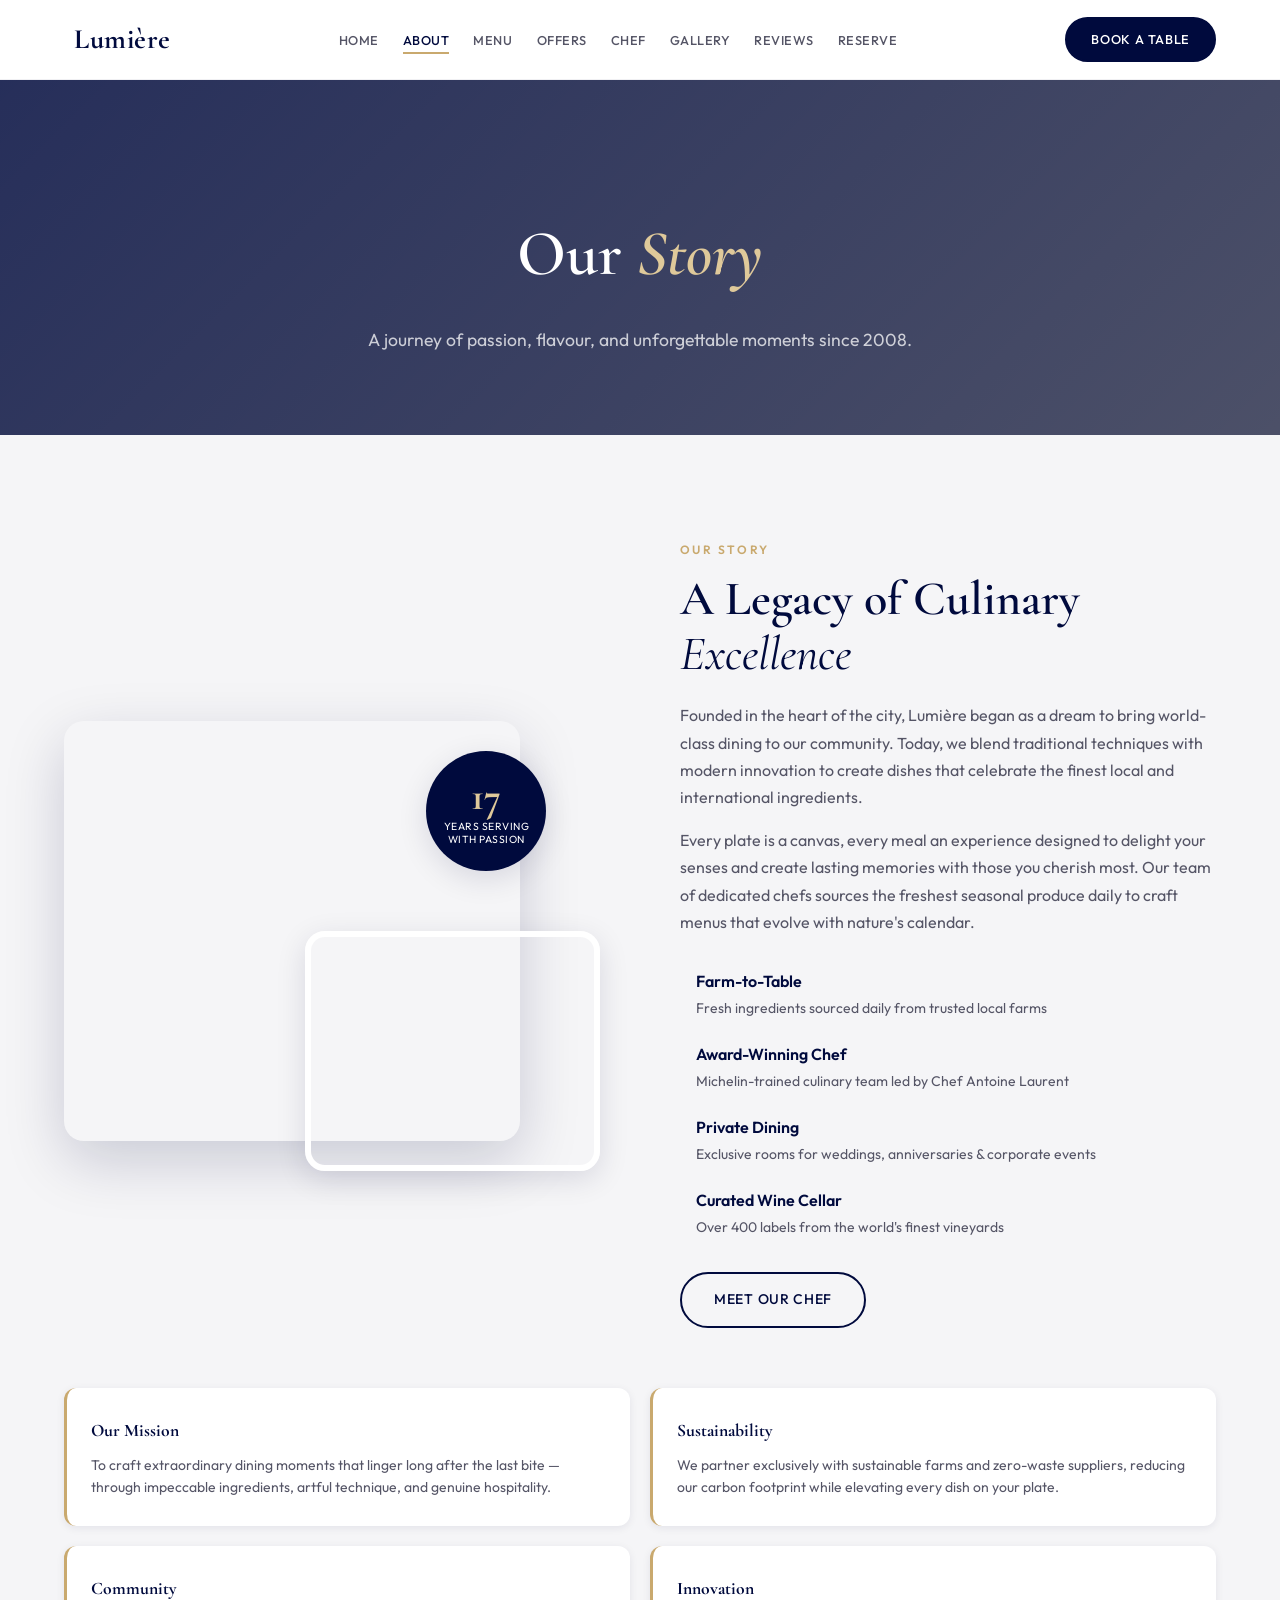
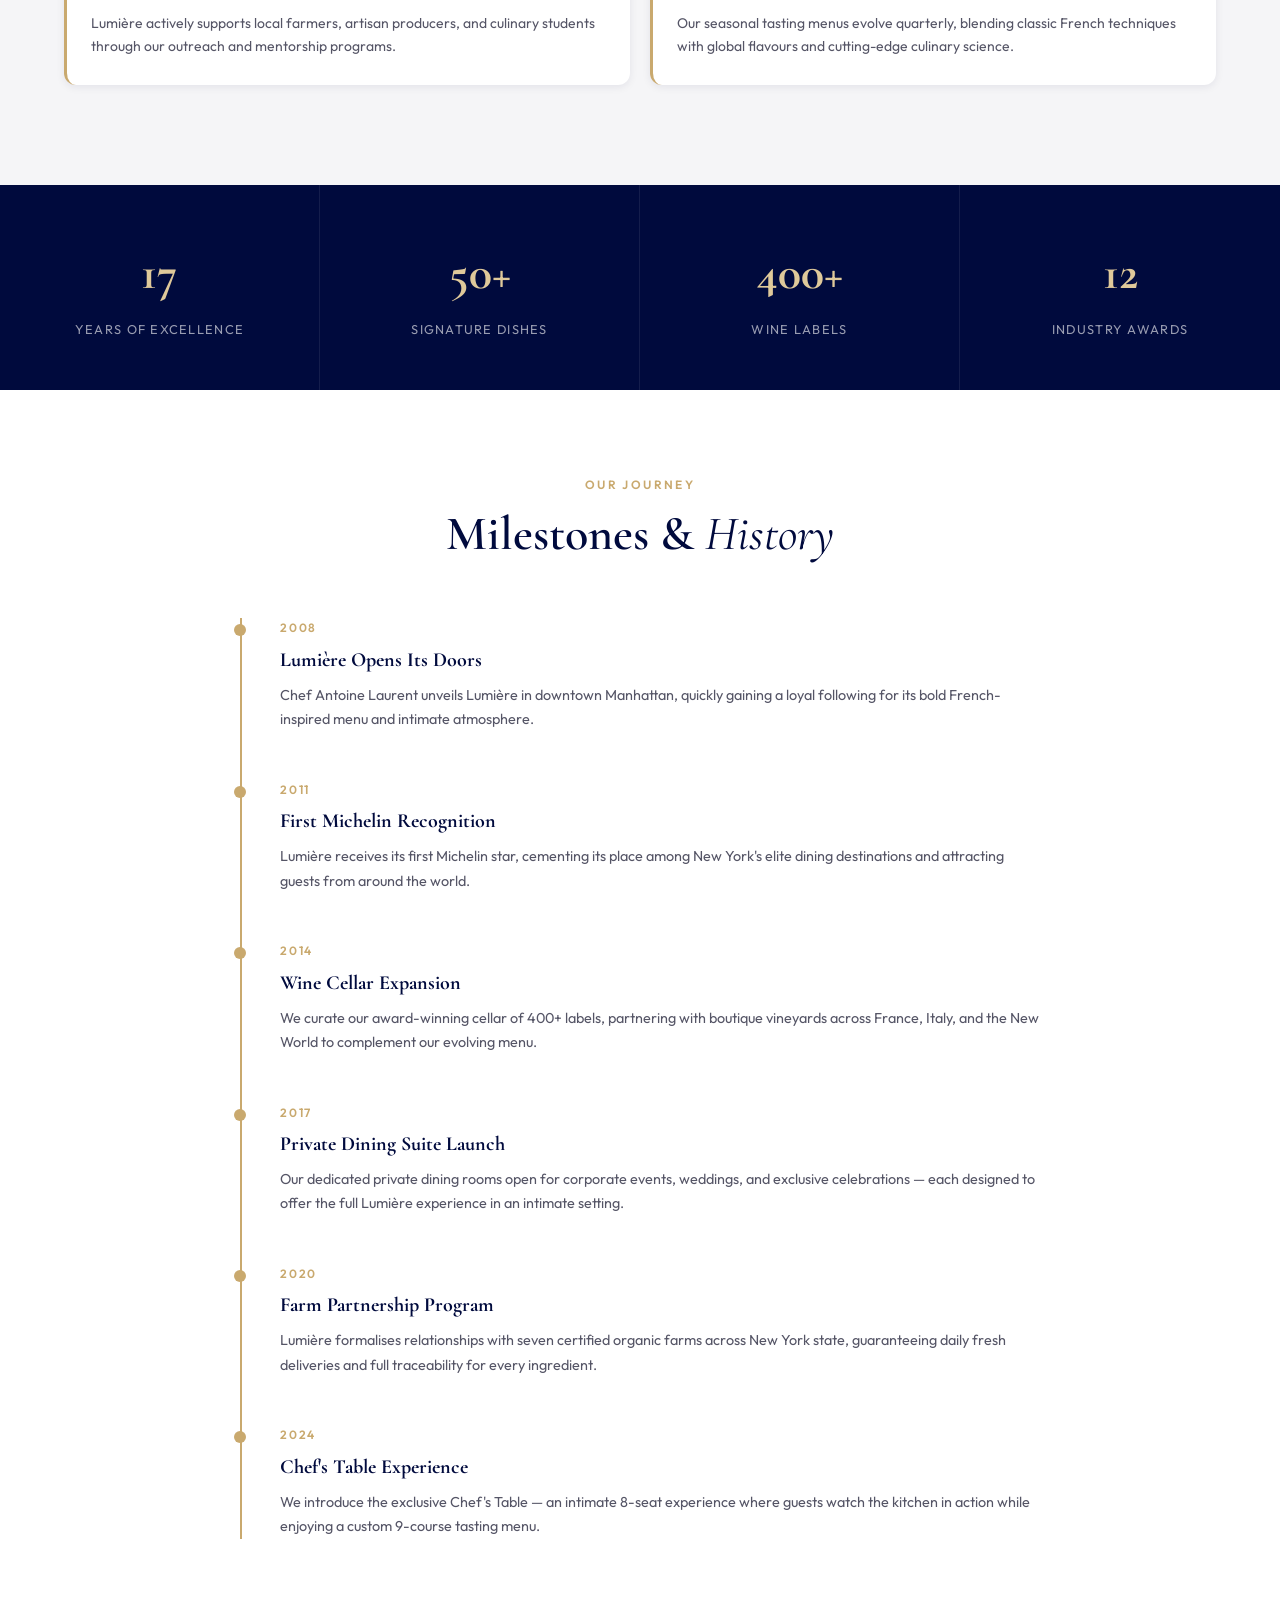
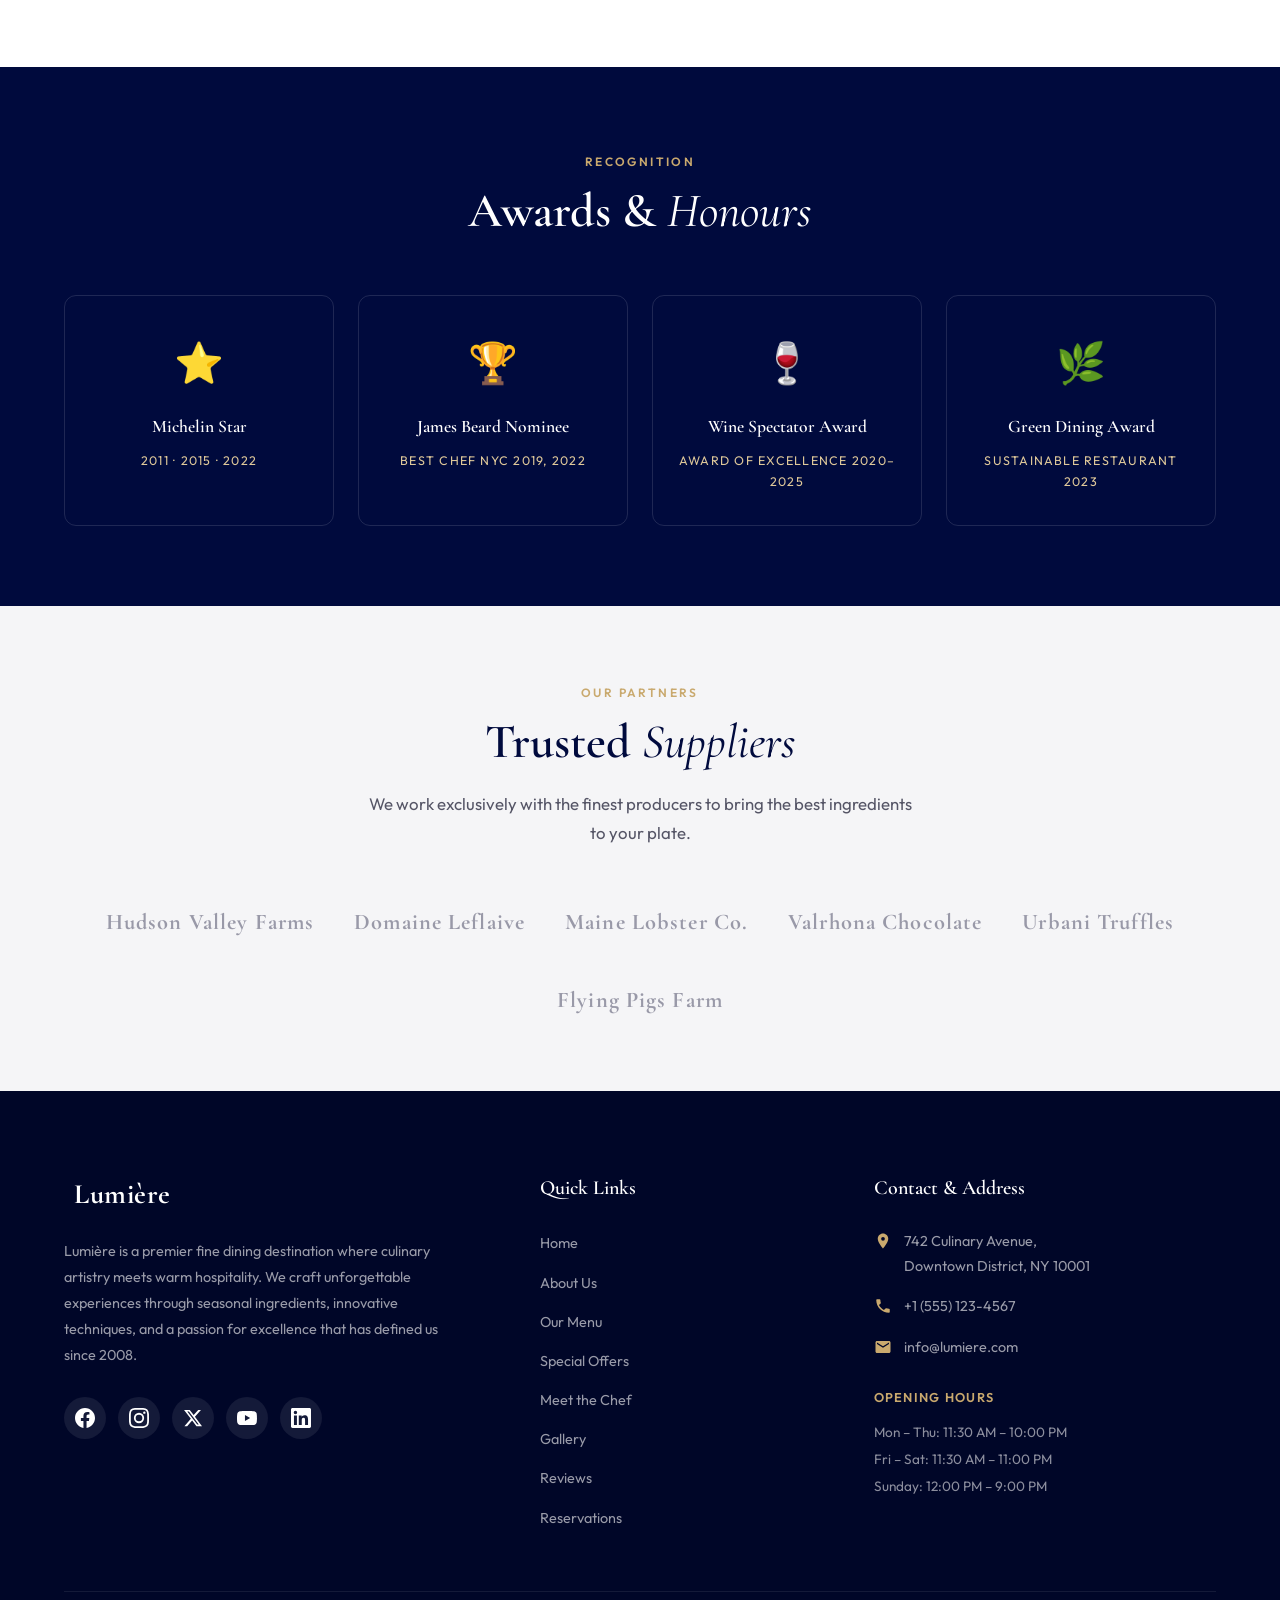
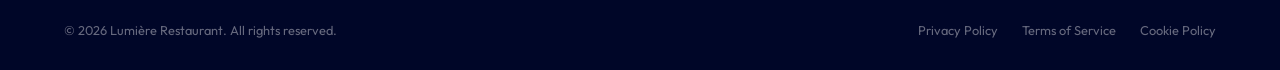
<file: about.html>
﻿<!DOCTYPE html>
<html lang="en">
<head>
  <meta charset="UTF-8">
  <meta name="viewport" content="width=device-width, initial-scale=1.0">
  <meta name="description" content="About Lumière — Our story, passion, and commitment to fine dining excellence.">
  <title>Lumière | About Us</title>
  <link rel="stylesheet" href="css/base.css">
  <link rel="stylesheet" href="css/about.css">
  <link rel="preconnect" href="https://fonts.googleapis.com">
  <link rel="preconnect" href="https://fonts.gstatic.com" crossorigin>
  <link href="https://fonts.googleapis.com/css2?family=Cormorant+Garamond:ital,wght@0,400;0,600;0,700;1,400&family=Outfit:wght@300;400;500;600&display=swap" rel="stylesheet">
  <style>
    html { scroll-behavior: smooth; }
    @media (max-width: 768px) {
      .nav { display: none; flex-direction: column; position: absolute; top: var(--header-height); left: 0; right: 0; background: var(--white); padding: 20px 24px; border-bottom: 1px solid rgba(0,10,61,0.08); box-shadow: 0 8px 30px rgba(0,10,61,0.12); z-index: 999; }
      .nav.nav--open { display: flex; }
      .nav__list { flex-direction: column; gap: 12px; }
    }
    .about__values { display: grid; grid-template-columns: repeat(2,1fr); gap: 20px; margin-top: 60px; }
    .about__value-card { background: var(--white); border-radius: var(--radius); padding: 28px 24px; box-shadow: var(--shadow-sm); border-left: 3px solid var(--gold); }
    .about__value-card h4 { font-family: var(--font-display); font-size: 1.1rem; color: var(--navy); margin-bottom: 8px; }
    .about__value-card p { font-size: 0.875rem; color: var(--gray-600); line-height: 1.6; }
    @media (max-width: 768px) { .about__values { grid-template-columns: 1fr; } }
  </style>
</head>
<body>

  <header class="header">
    <div class="container header__inner">
      <a href="index.html" class="logo"><span class="logo__icon"></span><span class="logo__text">Lumière</span></a>
      <nav class="nav" id="mainNav" aria-label="Main navigation">
        <ul class="nav__list">
          <li><a href="./index.html"       class="nav__link">Home</a></li>
          <li><a href="./about.html"       class="nav__link nav__link--active">About</a></li>
          <li><a href="./menu.html"        class="nav__link">Menu</a></li>
          <li><a href="./offers.html"      class="nav__link">Offers</a></li>
          <li><a href="./chef.html"        class="nav__link">Chef</a></li>
          <li><a href="./gallery.html"     class="nav__link">Gallery</a></li>
          <li><a href="./reviews.html"     class="nav__link">Reviews</a></li>
          <li><a href="./reservation.html" class="nav__link">Reserve</a></li>
        </ul>
      </nav>
      <a href="reservation.html" class="btn btn--primary btn--sm header__cta">Book a Table</a>
      <button class="menu-toggle" id="menuToggle" aria-label="Toggle menu" aria-expanded="false"><span></span><span></span><span></span></button>
    </div>
  </header>

  <style>
    /* About page extras */
    .about-hero { background: linear-gradient(135deg,rgba(0,10,61,0.85),rgba(0,6,40,0.7)), url('https://images.unsplash.com/photo-1414235077428-338989a2e8c0?w=1600&q=80') center/cover; color:#fff; text-align:center; padding:120px 24px 80px; }
    .about-hero h1 { font-family:var(--font-display); font-size:clamp(2.5rem,5vw,4rem); font-weight:600; margin-bottom:16px; }
    .about-hero h1 em { color:var(--gold-light); font-style:italic; }
    .about-hero p { font-size:1.1rem; color:rgba(255,255,255,0.75); max-width:560px; margin:0 auto; }

    .timeline { padding:80px 0; background:#fff; }
    .timeline__inner { position:relative; max-width:800px; margin:0 auto; padding-left:40px; }
    .timeline__inner::before { content:''; position:absolute; left:0; top:0; bottom:0; width:2px; background:var(--gold); }
    .timeline__item { position:relative; margin-bottom:48px; }
    .timeline__item::before { content:''; position:absolute; left:-46px; top:6px; width:12px; height:12px; border-radius:50%; background:var(--gold); }
    .timeline__year { font-size:0.75rem; font-weight:600; letter-spacing:0.15em; color:var(--gold); text-transform:uppercase; margin-bottom:4px; }
    .timeline__item h4 { font-family:var(--font-display); font-size:1.25rem; color:var(--navy); margin-bottom:6px; }
    .timeline__item p { font-size:0.9rem; color:var(--gray-600); line-height:1.7; }

    .awards { background:var(--navy); color:#fff; padding:80px 0; }
    .awards__grid { display:grid; grid-template-columns:repeat(4,1fr); gap:24px; margin-top:48px; }
    .award-card { border:1px solid rgba(255,255,255,0.12); border-radius:var(--radius); padding:32px 20px; text-align:center; transition:transform var(--transition); }
    .award-card:hover { transform:translateY(-6px); }
    .award-card__icon { font-size:2.5rem; margin-bottom:16px; }
    .award-card__title { font-family:var(--font-display); font-size:1.1rem; font-weight:600; color:#fff; margin-bottom:8px; }
    .award-card__year { font-size:0.78rem; color:var(--gold-light); letter-spacing:0.1em; text-transform:uppercase; }
    @media(max-width:768px){ .awards__grid{grid-template-columns:repeat(2,1fr);} }
    @media(max-width:480px){ .awards__grid{grid-template-columns:1fr;} }

    .partners { padding:72px 0; background:var(--gray-100); text-align:center; }
    .partners__logos { display:flex; justify-content:center; align-items:center; flex-wrap:wrap; gap:40px; margin-top:40px; }
    .partner-logo { font-family:var(--font-display); font-size:1.4rem; font-weight:700; color:var(--gray-400); letter-spacing:0.05em; transition:color var(--transition); }
    .partner-logo:hover { color:var(--navy); }

    .stats-band { display:grid; grid-template-columns:repeat(4,1fr); background:var(--navy); color:#fff; }
    .stats-band__item { padding:48px 24px; text-align:center; border-right:1px solid rgba(255,255,255,0.08); }
    .stats-band__item:last-child { border-right:none; }
    .stats-band__number { font-family:var(--font-display); font-size:3rem; font-weight:700; color:var(--gold-light); display:block; }
    .stats-band__label { font-size:0.8rem; color:rgba(255,255,255,0.6); text-transform:uppercase; letter-spacing:0.1em; margin-top:4px; }
    @media(max-width:768px){ .stats-band{grid-template-columns:repeat(2,1fr);} .stats-band__item{border-right:none;border-bottom:1px solid rgba(255,255,255,0.08);} }
  </style>

  <main class="page-main">

    <!-- Hero banner -->
    <div class="about-hero">
      <h1>Our <em>Story</em></h1>
      <p>A journey of passion, flavour, and unforgettable moments since 2008.</p>
    </div>

    <!-- Story + values -->
    <section class="section about" id="about">
      <div class="container">
        <div class="about__grid">
          <div class="about__images">
            <div class="about__img about__img--main"></div>
            <div class="about__img about__img--secondary"></div>
            <div class="about__badge">
              <span class="about__badge-number">17</span>
              <span class="about__badge-text">Years Serving<br>With Passion</span>
            </div>
          </div>
          <div class="about__content">
            <span class="section__eyebrow">Our Story</span>
            <h2 class="section__title">A Legacy of Culinary<br><em>Excellence</em></h2>
            <p class="section__text">Founded in the heart of the city, Lumière began as a dream to bring world-class dining to our community. Today, we blend traditional techniques with modern innovation to create dishes that celebrate the finest local and international ingredients.</p>
            <p class="section__text">Every plate is a canvas, every meal an experience designed to delight your senses and create lasting memories with those you cherish most. Our team of dedicated chefs sources the freshest seasonal produce daily to craft menus that evolve with nature's calendar.</p>
            <ul class="about__features">
              <li><span class="about__feature-icon"></span><div><strong>Farm-to-Table</strong><p>Fresh ingredients sourced daily from trusted local farms</p></div></li>
              <li><span class="about__feature-icon"></span><div><strong>Award-Winning Chef</strong><p>Michelin-trained culinary team led by Chef Antoine Laurent</p></div></li>
              <li><span class="about__feature-icon"></span><div><strong>Private Dining</strong><p>Exclusive rooms for weddings, anniversaries &amp; corporate events</p></div></li>
              <li><span class="about__feature-icon"></span><div><strong>Curated Wine Cellar</strong><p>Over 400 labels from the world's finest vineyards</p></div></li>
            </ul>
            <a href="chef.html" class="btn btn--secondary">Meet Our Chef</a>
          </div>
        </div>
        <div class="about__values">
          <div class="about__value-card"><h4>Our Mission</h4><p>To craft extraordinary dining moments that linger long after the last bite — through impeccable ingredients, artful technique, and genuine hospitality.</p></div>
          <div class="about__value-card"><h4>Sustainability</h4><p>We partner exclusively with sustainable farms and zero-waste suppliers, reducing our carbon footprint while elevating every dish on your plate.</p></div>
          <div class="about__value-card"><h4>Community</h4><p>Lumière actively supports local farmers, artisan producers, and culinary students through our outreach and mentorship programs.</p></div>
          <div class="about__value-card"><h4>Innovation</h4><p>Our seasonal tasting menus evolve quarterly, blending classic French techniques with global flavours and cutting-edge culinary science.</p></div>
        </div>
      </div>
    </section>

    <!-- Stats band -->
    <div class="stats-band">
      <div class="stats-band__item"><span class="stats-band__number">17</span><span class="stats-band__label">Years of Excellence</span></div>
      <div class="stats-band__item"><span class="stats-band__number">50+</span><span class="stats-band__label">Signature Dishes</span></div>
      <div class="stats-band__item"><span class="stats-band__number">400+</span><span class="stats-band__label">Wine Labels</span></div>
      <div class="stats-band__item"><span class="stats-band__number">12</span><span class="stats-band__label">Industry Awards</span></div>
    </div>

    <!-- Timeline -->
    <section class="timeline">
      <div class="container">
        <div class="section__header section__header--center">
          <span class="section__eyebrow">Our Journey</span>
          <h2 class="section__title">Milestones &amp; <em>History</em></h2>
        </div>
        <div class="timeline__inner">
          <div class="timeline__item"><div class="timeline__year">2008</div><h4>Lumière Opens Its Doors</h4><p>Chef Antoine Laurent unveils Lumière in downtown Manhattan, quickly gaining a loyal following for its bold French-inspired menu and intimate atmosphere.</p></div>
          <div class="timeline__item"><div class="timeline__year">2011</div><h4>First Michelin Recognition</h4><p>Lumière receives its first Michelin star, cementing its place among New York's elite dining destinations and attracting guests from around the world.</p></div>
          <div class="timeline__item"><div class="timeline__year">2014</div><h4>Wine Cellar Expansion</h4><p>We curate our award-winning cellar of 400+ labels, partnering with boutique vineyards across France, Italy, and the New World to complement our evolving menu.</p></div>
          <div class="timeline__item"><div class="timeline__year">2017</div><h4>Private Dining Suite Launch</h4><p>Our dedicated private dining rooms open for corporate events, weddings, and exclusive celebrations — each designed to offer the full Lumière experience in an intimate setting.</p></div>
          <div class="timeline__item"><div class="timeline__year">2020</div><h4>Farm Partnership Program</h4><p>Lumière formalises relationships with seven certified organic farms across New York state, guaranteeing daily fresh deliveries and full traceability for every ingredient.</p></div>
          <div class="timeline__item"><div class="timeline__year">2024</div><h4>Chef's Table Experience</h4><p>We introduce the exclusive Chef's Table — an intimate 8-seat experience where guests watch the kitchen in action while enjoying a custom 9-course tasting menu.</p></div>
        </div>
      </div>
    </section>

    <!-- Awards -->
    <section class="awards">
      <div class="container">
        <div class="section__header section__header--center section__header--light">
          <span class="section__eyebrow">Recognition</span>
          <h2 class="section__title">Awards &amp; <em>Honours</em></h2>
        </div>
        <div class="awards__grid">
          <div class="award-card"><div class="award-card__icon">⭐</div><div class="award-card__title">Michelin Star</div><div class="award-card__year">2011 · 2015 · 2022</div></div>
          <div class="award-card"><div class="award-card__icon">🏆</div><div class="award-card__title">James Beard Nominee</div><div class="award-card__year">Best Chef NYC 2019, 2022</div></div>
          <div class="award-card"><div class="award-card__icon">🍷</div><div class="award-card__title">Wine Spectator Award</div><div class="award-card__year">Award of Excellence 2020–2025</div></div>
          <div class="award-card"><div class="award-card__icon">🌿</div><div class="award-card__title">Green Dining Award</div><div class="award-card__year">Sustainable Restaurant 2023</div></div>
        </div>
      </div>
    </section>

    <!-- Partners -->
    <section class="partners">
      <div class="container">
        <div class="section__header section__header--center">
          <span class="section__eyebrow">Our Partners</span>
          <h2 class="section__title">Trusted <em>Suppliers</em></h2>
          <p class="section__subtitle">We work exclusively with the finest producers to bring the best ingredients to your plate.</p>
        </div>
        <div class="partners__logos">
          <span class="partner-logo">Hudson Valley Farms</span>
          <span class="partner-logo">Domaine Leflaive</span>
          <span class="partner-logo">Maine Lobster Co.</span>
          <span class="partner-logo">Valrhona Chocolate</span>
          <span class="partner-logo">Urbani Truffles</span>
          <span class="partner-logo">Flying Pigs Farm</span>
        </div>
      </div>
    </section>

  </main>


  <footer class="footer">
    <div class="container">
      <div class="footer__grid">
        <div class="footer__brand">
          <a href="index.html" class="logo logo--footer"><span class="logo__icon"></span><span class="logo__text">Lumière</span></a>
          <p class="footer__description">Lumière is a premier fine dining destination where culinary artistry meets warm hospitality. We craft unforgettable experiences through seasonal ingredients, innovative techniques, and a passion for excellence that has defined us since 2008.</p>
          <div class="footer__social">
            <a href="https://facebook.com" class="footer__social-link" aria-label="Facebook" target="_blank" rel="noopener noreferrer"><svg viewBox="0 0 24 24" width="20" height="20" fill="currentColor"><path d="M24 12.073c0-6.627-5.373-12-12-12s-12 5.373-12 12c0 5.99 4.388 10.954 10.125 11.854v-8.385H7.078v-3.47h3.047V9.43c0-3.007 1.792-4.669 4.533-4.669 1.312 0 2.686.235 2.686.235v2.953H15.83c-1.491 0-1.956.925-1.956 1.874v2.25h3.328l-.532 3.47h-2.796v8.385C19.612 23.027 24 18.062 24 12.073z"/></svg></a>
            <a href="https://instagram.com" class="footer__social-link" aria-label="Instagram" target="_blank" rel="noopener noreferrer"><svg viewBox="0 0 24 24" width="20" height="20" fill="currentColor"><path d="M12 2.163c3.204 0 3.584.012 4.85.07 3.252.148 4.771 1.691 4.919 4.919.058 1.265.069 1.645.069 4.849 0 3.205-.012 3.584-.069 4.849-.149 3.225-1.664 4.771-4.919 4.919-1.266.058-1.644.07-4.85.07-3.204 0-3.584-.012-4.849-.07-3.26-.149-4.771-1.699-4.919-4.92-.058-1.265-.07-1.644-.07-4.849 0-3.204.013-3.583.07-4.849.149-3.227 1.664-4.771 4.919-4.919 1.266-.057 1.645-.069 4.849-.069zM12 0C8.741 0 8.333.014 7.053.072 2.695.272.273 2.69.073 7.052.014 8.333 0 8.741 0 12c0 3.259.014 3.668.072 4.948.2 4.358 2.618 6.78 6.98 6.98C8.333 23.986 8.741 24 12 24c3.259 0 3.668-.014 4.948-.072 4.354-.2 6.782-2.618 6.979-6.98.059-1.28.073-1.689.073-4.948 0-3.259-.014-3.667-.072-4.947-.196-4.354-2.617-6.78-6.979-6.98C15.668.014 15.259 0 12 0zm0 5.838a6.162 6.162 0 100 12.324 6.162 6.162 0 000-12.324zM12 16a4 4 0 110-8 4 4 0 010 8zm6.406-11.845a1.44 1.44 0 100 2.881 1.44 1.44 0 000-2.881z"/></svg></a>
            <a href="https://twitter.com" class="footer__social-link" aria-label="Twitter" target="_blank" rel="noopener noreferrer"><svg viewBox="0 0 24 24" width="20" height="20" fill="currentColor"><path d="M18.244 2.25h3.308l-7.227 8.26 8.502 11.24H16.17l-5.214-6.817L4.99 21.75H1.68l7.73-8.835L1.254 2.25H8.08l4.713 6.231zm-1.161 17.52h1.833L7.084 4.126H5.117z"/></svg></a>
            <a href="https://instagram.com" class="footer__social-link" aria-label="YouTube" target="_blank" rel="noopener noreferrer"><svg viewBox="0 0 24 24" width="20" height="20" fill="currentColor"><path d="M23.498 6.186a3.016 3.016 0 00-2.122-2.136C19.505 3.545 12 3.545 12 3.545s-7.505 0-9.377.505A3.017 3.017 0 00.502 6.186C0 8.07 0 12 0 12s0 3.93.502 5.814a3.016 3.016 0 002.122 2.136c1.871.505 9.376.505 9.376.505s7.505 0 9.377-.505a3.015 3.015 0 002.122-2.136C24 15.93 24 12 24 12s0-3.93-.502-5.814zM9.545 15.568V8.432L15.818 12l-6.273 3.568z"/></svg></a>
            <a href="https://linkedin.com" class="footer__social-link" aria-label="LinkedIn" target="_blank" rel="noopener noreferrer"><svg viewBox="0 0 24 24" width="20" height="20" fill="currentColor"><path d="M20.447 20.452h-3.554v-5.569c0-1.328-.027-3.037-1.852-3.037-1.853 0-2.136 1.445-2.136 2.939v5.667H9.351V9h3.414v1.561h.046c.477-.9 1.637-1.85 3.37-1.85 3.601 0 4.267 2.37 4.267 5.455v6.286zM5.337 7.433a2.062 2.062 0 01-2.063-2.065 2.064 2.064 0 114.127 0 2.063 2.063 0 01-2.064 2.065zm1.782 13.019H3.555V9h3.564v11.452zM22.225 0H1.771C.792 0 0 .774 0 1.729v20.542C0 23.227.792 24 1.771 24h20.451C23.2 24 24 23.227 24 22.271V1.729C24 .774 23.2 0 22.222 0h.003z"/></svg></a>
          </div>
        </div>
        <div class="footer__links">
          <h3 class="footer__heading">Quick Links</h3>
          <ul class="footer__list">
            <li><a href="index.html">Home</a></li>
            <li><a href="about.html">About Us</a></li>
            <li><a href="menu.html">Our Menu</a></li>
            <li><a href="offers.html">Special Offers</a></li>
            <li><a href="chef.html">Meet the Chef</a></li>
            <li><a href="gallery.html">Gallery</a></li>
            <li><a href="reviews.html">Reviews</a></li>
            <li><a href="reservation.html">Reservations</a></li>
          </ul>
        </div>
        <div class="footer__contact">
          <h3 class="footer__heading">Contact &amp; Address</h3>
          <address class="footer__address">
            <div class="footer__address-item"><svg viewBox="0 0 24 24" width="18" height="18" fill="currentColor"><path d="M12 2C8.13 2 5 5.13 5 9c0 5.25 7 13 7 13s7-7.75 7-13c0-3.87-3.13-7-7-7zm0 9.5a2.5 2.5 0 010-5 2.5 2.5 0 010 5z"/></svg><span>742 Culinary Avenue,<br>Downtown District, NY 10001</span></div>
            <div class="footer__address-item"><svg viewBox="0 0 24 24" width="18" height="18" fill="currentColor"><path d="M6.62 10.79c1.44 2.83 3.76 5.14 6.59 6.59l2.2-2.2c.27-.27.67-.36 1.02-.24 1.12.37 2.33.57 3.57.57.55 0 1 .45 1 1V20c0 .55-.45 1-1 1-9.39 0-17-7.61-17-17 0-.55.45-1 1-1h3.5c.55 0 1 .45 1 1 0 1.25.2 2.45.57 3.57.11.35.03.74-.25 1.02l-2.2 2.2z"/></svg><a href="tel:+15551234567">+1 (555) 123-4567</a></div>
            <div class="footer__address-item"><svg viewBox="0 0 24 24" width="18" height="18" fill="currentColor"><path d="M20 4H4c-1.1 0-1.99.9-1.99 2L2 18c0 1.1.9 2 2 2h16c1.1 0 2-.9 2-2V6c0-1.1-.9-2-2-2zm0 4l-8 5-8-5V6l8 5 8-5v2z"/></svg><a href="mailto:info@lumiere.com">info@lumiere.com</a></div>
          </address>
          <div class="footer__hours"><h4>Opening Hours</h4><p>Mon – Thu: 11:30 AM – 10:00 PM</p><p>Fri – Sat: 11:30 AM – 11:00 PM</p><p>Sunday: 12:00 PM – 9:00 PM</p></div>
        </div>
      </div>
      <div class="footer__bottom">
        <p>&copy; 2026 Lumière Restaurant. All rights reserved.</p>
        <div class="footer__bottom-links"><a href="#">Privacy Policy</a><a href="#">Terms of Service</a><a href="#">Cookie Policy</a></div>
      </div>
    </div>
  </footer>

  <script>
    var toggle = document.getElementById('menuToggle');
    var nav = document.getElementById('mainNav');
    toggle.addEventListener('click', function() {
      var open = nav.classList.toggle('nav--open');
      toggle.setAttribute('aria-expanded', open);
    });
  </script>

</body>
</html>
</file>
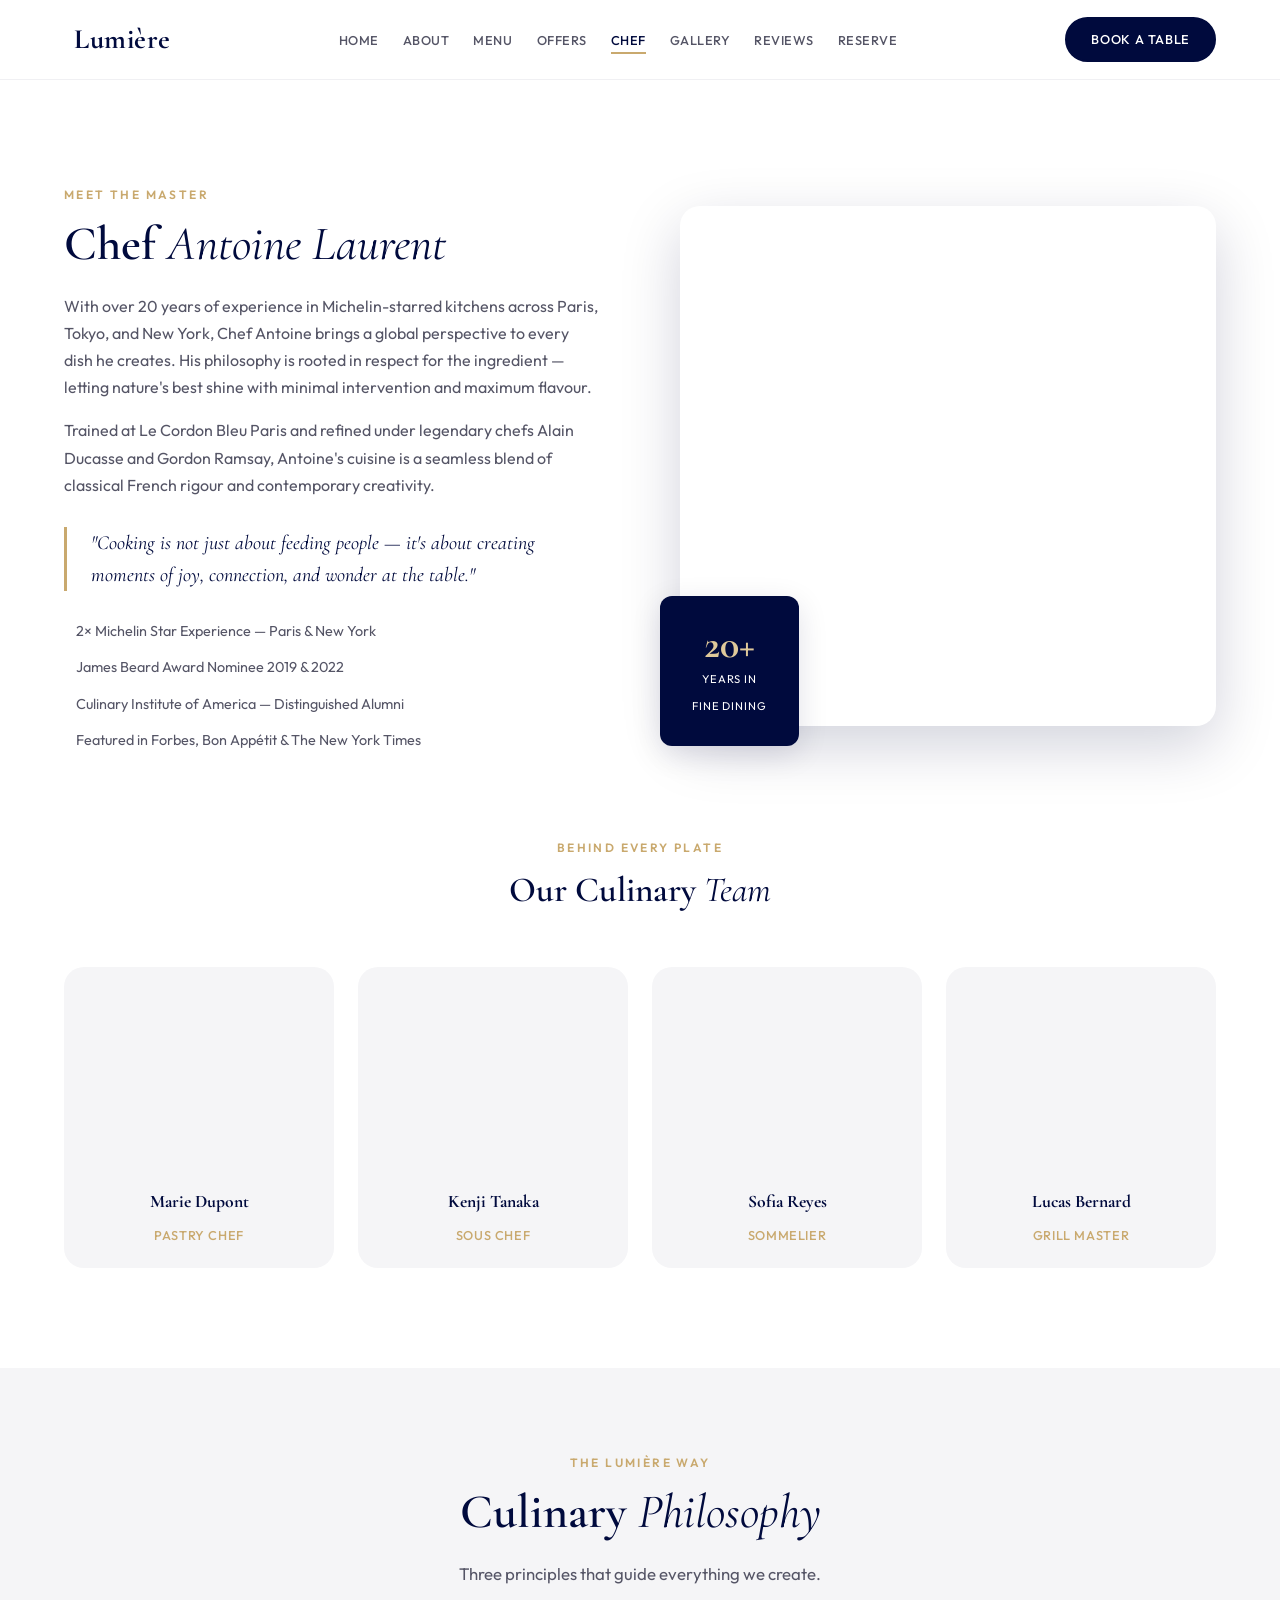
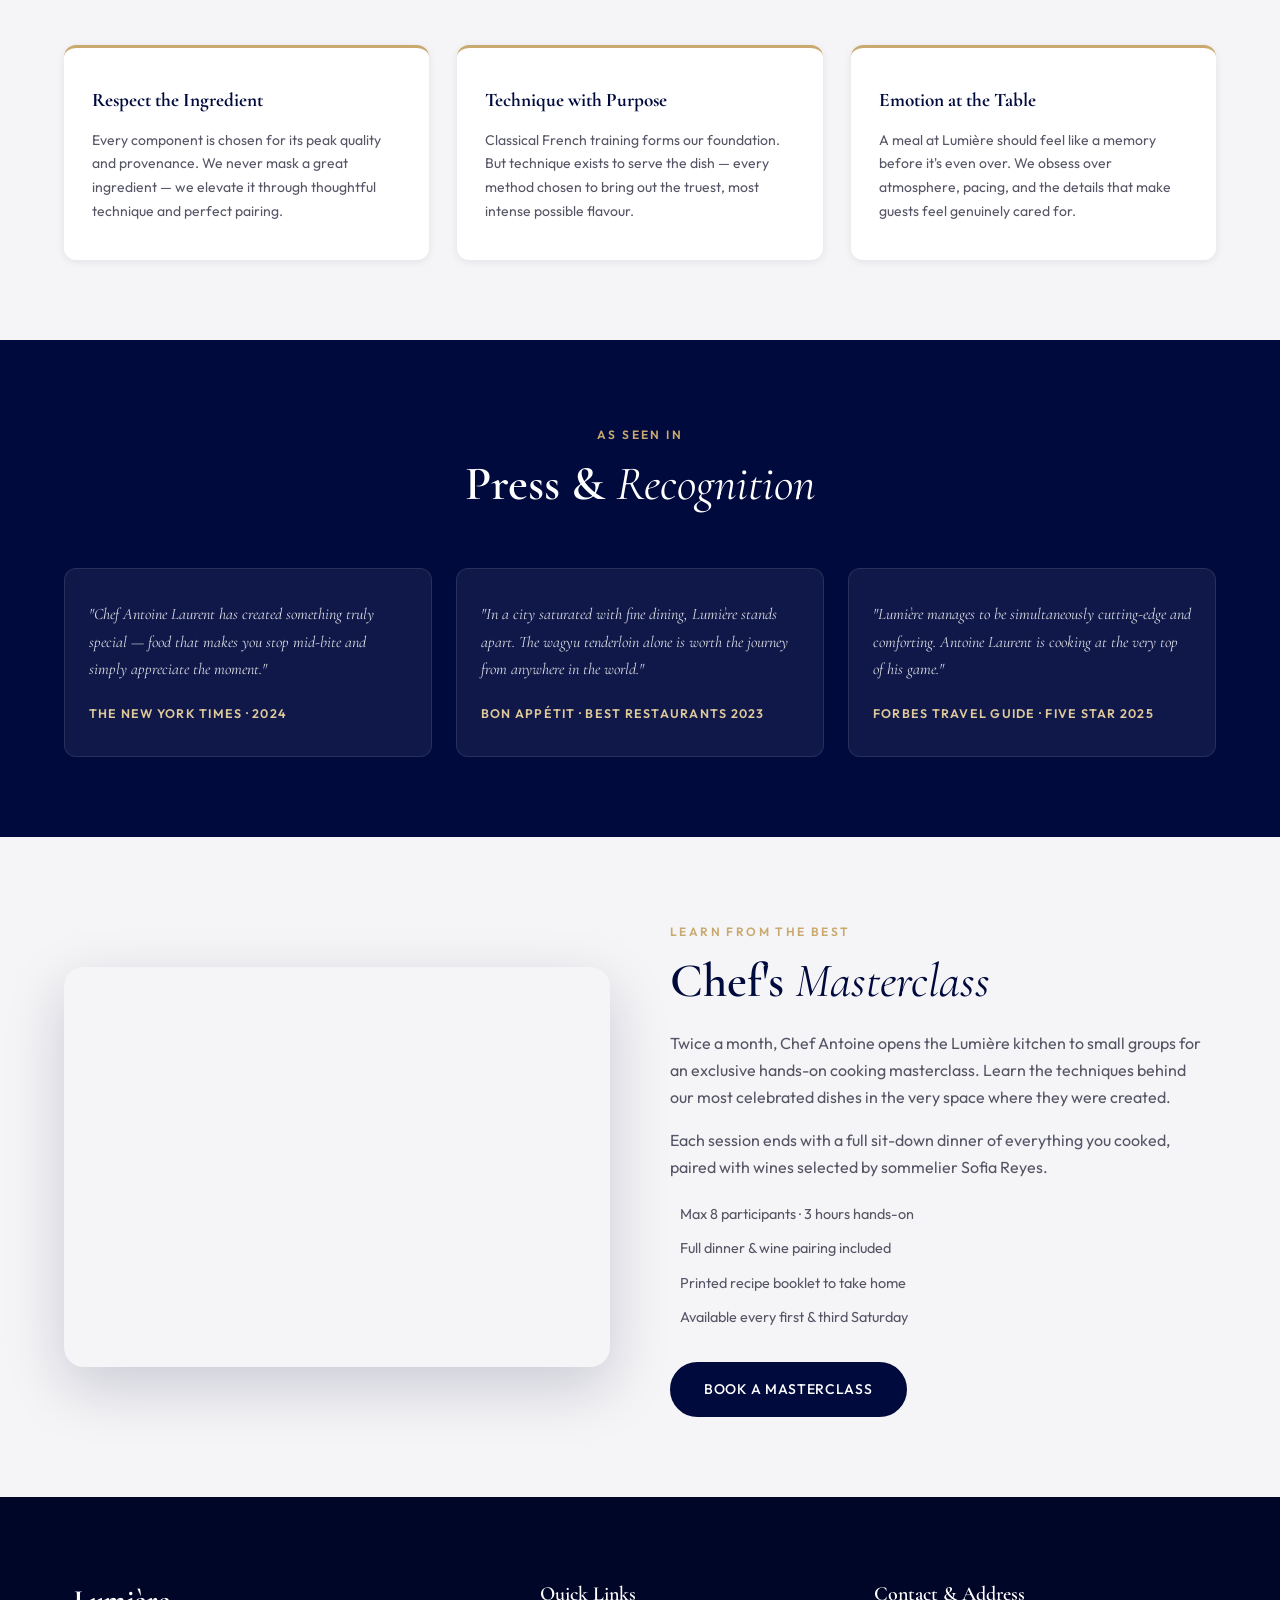
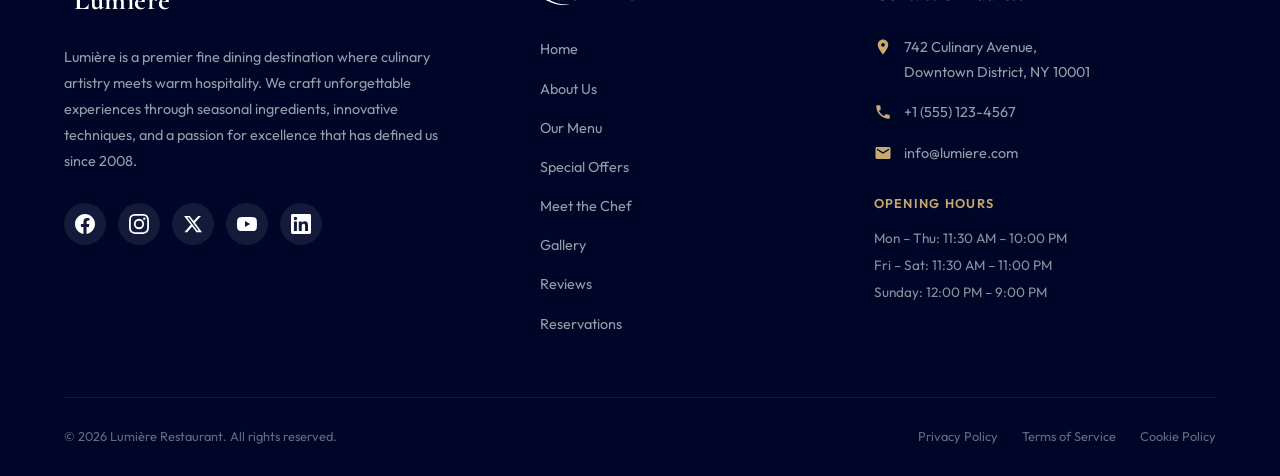
<file: chef.html>
﻿<!DOCTYPE html>
<html lang="en">
<head>
  <meta charset="UTF-8">
  <meta name="viewport" content="width=device-width, initial-scale=1.0">
  <meta name="description" content="Meet Chef Antoine Laurent — Master of fine dining at Lumière.">
  <title>Lumière | Meet the Chef</title>
  <link rel="stylesheet" href="css/base.css">
  <link rel="stylesheet" href="css/chef.css">
  <link rel="preconnect" href="https://fonts.googleapis.com">
  <link rel="preconnect" href="https://fonts.gstatic.com" crossorigin>
  <link href="https://fonts.googleapis.com/css2?family=Cormorant+Garamond:ital,wght@0,400;0,600;0,700;1,400&family=Outfit:wght@300;400;500;600&display=swap" rel="stylesheet">
  <style>
    html { scroll-behavior: smooth; }
    @media (max-width: 768px) {
      .nav { display: none; flex-direction: column; position: absolute; top: var(--header-height); left: 0; right: 0; background: var(--white); padding: 20px 24px; border-bottom: 1px solid rgba(0,10,61,0.08); box-shadow: 0 8px 30px rgba(0,10,61,0.12); z-index: 999; }
      .nav.nav--open { display: flex; }
      .nav__list { flex-direction: column; gap: 12px; }
    }
    .chef__team { margin-top: 80px; }
    .chef__team-grid { display: grid; grid-template-columns: repeat(4,1fr); gap: 24px; margin-top: 40px; }
    .chef__team-card { background: var(--gray-100); border-radius: var(--radius-lg); overflow: hidden; text-align: center; transition: transform var(--transition); }
    .chef__team-card:hover { transform: translateY(-6px); }
    .chef__team-photo { height: 200px; background-size: cover; background-position: center top; }
    .chef__team-photo--marie { background-image: url('https://images.unsplash.com/photo-1583394293214-0b4a91dfd9de?w=400&q=80'); }
    .chef__team-photo--kenji { background-image: url('https://images.unsplash.com/photo-1595273670150-bd0c3c392e46?w=400&q=80'); }
    .chef__team-photo--sofia { background-image: url('https://images.unsplash.com/photo-1566554273541-37a9ca77b91f?w=400&q=80'); }
    .chef__team-photo--lucas { background-image: url('https://images.unsplash.com/photo-1600565193348-f74bd3c7ccdf?w=400&q=80'); }
    .chef__team-body { padding: 20px 16px; }
    .chef__team-body h4 { font-family: var(--font-display); font-size: 1.1rem; color: var(--navy); margin-bottom: 4px; }
    .chef__team-body span { font-size: 0.8rem; color: var(--gold); font-weight: 500; letter-spacing: 0.05em; text-transform: uppercase; }
    @media (max-width: 1024px) { .chef__team-grid { grid-template-columns: repeat(2,1fr); } }
    @media (max-width: 600px)  { .chef__team-grid { grid-template-columns: 1fr; } }
  </style>
</head>
<body>

  <header class="header">
    <div class="container header__inner">
      <a href="index.html" class="logo"><span class="logo__icon"></span><span class="logo__text">Lumière</span></a>
      <nav class="nav" id="mainNav" aria-label="Main navigation">
        <ul class="nav__list">
          <li><a href="./index.html"       class="nav__link">Home</a></li>
          <li><a href="./about.html"       class="nav__link">About</a></li>
          <li><a href="./menu.html"        class="nav__link">Menu</a></li>
          <li><a href="./offers.html"      class="nav__link">Offers</a></li>
          <li><a href="./chef.html"        class="nav__link nav__link--active">Chef</a></li>
          <li><a href="./gallery.html"     class="nav__link">Gallery</a></li>
          <li><a href="./reviews.html"     class="nav__link">Reviews</a></li>
          <li><a href="./reservation.html" class="nav__link">Reserve</a></li>
        </ul>
      </nav>
      <a href="reservation.html" class="btn btn--primary btn--sm header__cta">Book a Table</a>
      <button class="menu-toggle" id="menuToggle" aria-label="Toggle menu" aria-expanded="false"><span></span><span></span><span></span></button>
    </div>
  </header>

  <main class="page-main">
    <section class="section chef" id="chef">
      <div class="container">
        <div class="chef__grid">
          <div class="chef__content">
            <span class="section__eyebrow">Meet the Master</span>
            <h2 class="section__title">Chef <em>Antoine Laurent</em></h2>
            <p class="section__text">With over 20 years of experience in Michelin-starred kitchens across Paris, Tokyo, and New York, Chef Antoine brings a global perspective to every dish he creates. His philosophy is rooted in respect for the ingredient — letting nature's best shine with minimal intervention and maximum flavour.</p>
            <p class="section__text">Trained at Le Cordon Bleu Paris and refined under legendary chefs Alain Ducasse and Gordon Ramsay, Antoine's cuisine is a seamless blend of classical French rigour and contemporary creativity.</p>
            <blockquote class="chef__quote">"Cooking is not just about feeding people — it's about creating moments of joy, connection, and wonder at the table."</blockquote>
            <div class="chef__credentials">
              <div class="chef__credential"><span class="chef__credential-icon"></span><span>2× Michelin Star Experience — Paris &amp; New York</span></div>
              <div class="chef__credential"><span class="chef__credential-icon"></span><span>James Beard Award Nominee 2019 &amp; 2022</span></div>
              <div class="chef__credential"><span class="chef__credential-icon"></span><span>Culinary Institute of America — Distinguished Alumni</span></div>
              <div class="chef__credential"><span class="chef__credential-icon"></span><span>Featured in Forbes, Bon Appétit &amp; The New York Times</span></div>
            </div>
          </div>
          <div class="chef__image-wrap">
            <div class="chef__image"></div>
            <div class="chef__experience">
              <span class="chef__experience-number">20+</span>
              <span class="chef__experience-label">Years in<br>Fine Dining</span>
            </div>
          </div>
        </div>

        <div class="chef__team">
          <div class="section__header section__header--center">
            <span class="section__eyebrow">Behind Every Plate</span>
            <h3 class="section__title" style="font-size:clamp(1.6rem,3vw,2.2rem);">Our Culinary <em>Team</em></h3>
          </div>
          <div class="chef__team-grid">
            <div class="chef__team-card">
              <div class="chef__team-photo chef__team-photo--marie"></div>
              <div class="chef__team-body"><h4>Marie Dupont</h4><span>Pastry Chef</span></div>
            </div>
            <div class="chef__team-card">
              <div class="chef__team-photo chef__team-photo--kenji"></div>
              <div class="chef__team-body"><h4>Kenji Tanaka</h4><span>Sous Chef</span></div>
            </div>
            <div class="chef__team-card">
              <div class="chef__team-photo chef__team-photo--sofia"></div>
              <div class="chef__team-body"><h4>Sofia Reyes</h4><span>Sommelier</span></div>
            </div>
            <div class="chef__team-card">
              <div class="chef__team-photo chef__team-photo--lucas"></div>
              <div class="chef__team-body"><h4>Lucas Bernard</h4><span>Grill Master</span></div>
            </div>
          </div>
        </div>
      </div>
    </section>
  </main>

  <!-- Philosophy -->
  <section style="padding:80px 0;background:var(--gray-100);">
    <div class="container">
      <div class="section__header section__header--center">
        <span class="section__eyebrow">The Lumière Way</span>
        <h2 class="section__title">Culinary <em>Philosophy</em></h2>
        <p class="section__subtitle">Three principles that guide everything we create.</p>
      </div>
      <div style="display:grid;grid-template-columns:repeat(3,1fr);gap:28px;margin-top:48px;">
        <div style="background:#fff;border-radius:var(--radius);padding:36px 28px;box-shadow:var(--shadow-sm);border-top:3px solid var(--gold);">
          <h4 style="font-family:var(--font-display);font-size:1.2rem;color:var(--navy);margin-bottom:12px;">Respect the Ingredient</h4>
          <p style="font-size:0.875rem;color:var(--gray-600);line-height:1.7;">Every component is chosen for its peak quality and provenance. We never mask a great ingredient — we elevate it through thoughtful technique and perfect pairing.</p>
        </div>
        <div style="background:#fff;border-radius:var(--radius);padding:36px 28px;box-shadow:var(--shadow-sm);border-top:3px solid var(--gold);">
          <h4 style="font-family:var(--font-display);font-size:1.2rem;color:var(--navy);margin-bottom:12px;">Technique with Purpose</h4>
          <p style="font-size:0.875rem;color:var(--gray-600);line-height:1.7;">Classical French training forms our foundation. But technique exists to serve the dish — every method chosen to bring out the truest, most intense possible flavour.</p>
        </div>
        <div style="background:#fff;border-radius:var(--radius);padding:36px 28px;box-shadow:var(--shadow-sm);border-top:3px solid var(--gold);">
          <h4 style="font-family:var(--font-display);font-size:1.2rem;color:var(--navy);margin-bottom:12px;">Emotion at the Table</h4>
          <p style="font-size:0.875rem;color:var(--gray-600);line-height:1.7;">A meal at Lumière should feel like a memory before it's even over. We obsess over atmosphere, pacing, and the details that make guests feel genuinely cared for.</p>
        </div>
      </div>
    </div>
  </section>

  <!-- Press -->
  <section style="padding:80px 0;background:var(--navy);color:#fff;">
    <div class="container">
      <div class="section__header section__header--center section__header--light">
        <span class="section__eyebrow">As Seen In</span>
        <h2 class="section__title">Press &amp; <em>Recognition</em></h2>
      </div>
      <div style="display:grid;grid-template-columns:repeat(3,1fr);gap:24px;margin-top:48px;">
        <div style="background:rgba(255,255,255,0.06);border:1px solid rgba(255,255,255,0.1);border-radius:var(--radius);padding:32px 24px;">
          <p style="font-family:var(--font-display);font-size:1rem;font-style:italic;color:rgba(255,255,255,0.85);line-height:1.7;margin-bottom:20px;">"Chef Antoine Laurent has created something truly special — food that makes you stop mid-bite and simply appreciate the moment."</p>
          <div style="font-size:0.78rem;color:var(--gold-light);font-weight:600;letter-spacing:0.1em;text-transform:uppercase;">The New York Times · 2024</div>
        </div>
        <div style="background:rgba(255,255,255,0.06);border:1px solid rgba(255,255,255,0.1);border-radius:var(--radius);padding:32px 24px;">
          <p style="font-family:var(--font-display);font-size:1rem;font-style:italic;color:rgba(255,255,255,0.85);line-height:1.7;margin-bottom:20px;">"In a city saturated with fine dining, Lumière stands apart. The wagyu tenderloin alone is worth the journey from anywhere in the world."</p>
          <div style="font-size:0.78rem;color:var(--gold-light);font-weight:600;letter-spacing:0.1em;text-transform:uppercase;">Bon Appétit · Best Restaurants 2023</div>
        </div>
        <div style="background:rgba(255,255,255,0.06);border:1px solid rgba(255,255,255,0.1);border-radius:var(--radius);padding:32px 24px;">
          <p style="font-family:var(--font-display);font-size:1rem;font-style:italic;color:rgba(255,255,255,0.85);line-height:1.7;margin-bottom:20px;">"Lumière manages to be simultaneously cutting-edge and comforting. Antoine Laurent is cooking at the very top of his game."</p>
          <div style="font-size:0.78rem;color:var(--gold-light);font-weight:600;letter-spacing:0.1em;text-transform:uppercase;">Forbes Travel Guide · Five Star 2025</div>
        </div>
      </div>
    </div>
  </section>

  <!-- Masterclass CTA -->
  <section style="padding:80px 0;background:var(--gray-100);">
    <div class="container">
      <div style="display:grid;grid-template-columns:1fr 1fr;gap:60px;align-items:center;">
        <div style="height:400px;border-radius:var(--radius-lg);background:url('https://images.unsplash.com/photo-1556909114-f6e7ad7d3136?w=800&q=80') center/cover;box-shadow:var(--shadow-lg);"></div>
        <div>
          <span class="section__eyebrow">Learn from the Best</span>
          <h2 class="section__title">Chef's <em>Masterclass</em></h2>
          <p class="section__text">Twice a month, Chef Antoine opens the Lumière kitchen to small groups for an exclusive hands-on cooking masterclass. Learn the techniques behind our most celebrated dishes in the very space where they were created.</p>
          <p class="section__text">Each session ends with a full sit-down dinner of everything you cooked, paired with wines selected by sommelier Sofia Reyes.</p>
          <ul style="list-style:none;margin:20px 0 32px;display:flex;flex-direction:column;gap:10px;">
            <li style="font-size:0.9rem;color:var(--gray-600);display:flex;align-items:center;gap:10px;"><span style="color:var(--gold);font-size:0.5rem;"></span>Max 8 participants · 3 hours hands-on</li>
            <li style="font-size:0.9rem;color:var(--gray-600);display:flex;align-items:center;gap:10px;"><span style="color:var(--gold);font-size:0.5rem;"></span>Full dinner &amp; wine pairing included</li>
            <li style="font-size:0.9rem;color:var(--gray-600);display:flex;align-items:center;gap:10px;"><span style="color:var(--gold);font-size:0.5rem;"></span>Printed recipe booklet to take home</li>
            <li style="font-size:0.9rem;color:var(--gray-600);display:flex;align-items:center;gap:10px;"><span style="color:var(--gold);font-size:0.5rem;"></span>Available every first &amp; third Saturday</li>
          </ul>
          <a href="reservation.html" class="btn btn--primary">Book a Masterclass</a>
        </div>
      </div>
    </div>
  </section>

  <footer class="footer">
    <div class="container">
      <div class="footer__grid">
        <div class="footer__brand">
          <a href="index.html" class="logo logo--footer"><span class="logo__icon"></span><span class="logo__text">Lumière</span></a>
          <p class="footer__description">Lumière is a premier fine dining destination where culinary artistry meets warm hospitality. We craft unforgettable experiences through seasonal ingredients, innovative techniques, and a passion for excellence that has defined us since 2008.</p>
          <div class="footer__social">
            <a href="https://facebook.com" class="footer__social-link" aria-label="Facebook" target="_blank" rel="noopener noreferrer"><svg viewBox="0 0 24 24" width="20" height="20" fill="currentColor"><path d="M24 12.073c0-6.627-5.373-12-12-12s-12 5.373-12 12c0 5.99 4.388 10.954 10.125 11.854v-8.385H7.078v-3.47h3.047V9.43c0-3.007 1.792-4.669 4.533-4.669 1.312 0 2.686.235 2.686.235v2.953H15.83c-1.491 0-1.956.925-1.956 1.874v2.25h3.328l-.532 3.47h-2.796v8.385C19.612 23.027 24 18.062 24 12.073z"/></svg></a>
            <a href="https://instagram.com" class="footer__social-link" aria-label="Instagram" target="_blank" rel="noopener noreferrer"><svg viewBox="0 0 24 24" width="20" height="20" fill="currentColor"><path d="M12 2.163c3.204 0 3.584.012 4.85.07 3.252.148 4.771 1.691 4.919 4.919.058 1.265.069 1.645.069 4.849 0 3.205-.012 3.584-.069 4.849-.149 3.225-1.664 4.771-4.919 4.919-1.266.058-1.644.07-4.85.07-3.204 0-3.584-.012-4.849-.07-3.26-.149-4.771-1.699-4.919-4.92-.058-1.265-.07-1.644-.07-4.849 0-3.204.013-3.583.07-4.849.149-3.227 1.664-4.771 4.919-4.919 1.266-.057 1.645-.069 4.849-.069zM12 0C8.741 0 8.333.014 7.053.072 2.695.272.273 2.69.073 7.052.014 8.333 0 8.741 0 12c0 3.259.014 3.668.072 4.948.2 4.358 2.618 6.78 6.98 6.98C8.333 23.986 8.741 24 12 24c3.259 0 3.668-.014 4.948-.072 4.354-.2 6.782-2.618 6.979-6.98.059-1.28.073-1.689.073-4.948 0-3.259-.014-3.667-.072-4.947-.196-4.354-2.617-6.78-6.979-6.98C15.668.014 15.259 0 12 0zm0 5.838a6.162 6.162 0 100 12.324 6.162 6.162 0 000-12.324zM12 16a4 4 0 110-8 4 4 0 010 8zm6.406-11.845a1.44 1.44 0 100 2.881 1.44 1.44 0 000-2.881z"/></svg></a>
            <a href="https://twitter.com" class="footer__social-link" aria-label="Twitter" target="_blank" rel="noopener noreferrer"><svg viewBox="0 0 24 24" width="20" height="20" fill="currentColor"><path d="M18.244 2.25h3.308l-7.227 8.26 8.502 11.24H16.17l-5.214-6.817L4.99 21.75H1.68l7.73-8.835L1.254 2.25H8.08l4.713 6.231zm-1.161 17.52h1.833L7.084 4.126H5.117z"/></svg></a>
            <a href="https://youtube.com" class="footer__social-link" aria-label="YouTube" target="_blank" rel="noopener noreferrer"><svg viewBox="0 0 24 24" width="20" height="20" fill="currentColor"><path d="M23.498 6.186a3.016 3.016 0 00-2.122-2.136C19.505 3.545 12 3.545 12 3.545s-7.505 0-9.377.505A3.017 3.017 0 00.502 6.186C0 8.07 0 12 0 12s0 3.93.502 5.814a3.016 3.016 0 002.122 2.136c1.871.505 9.376.505 9.376.505s7.505 0 9.377-.505a3.015 3.015 0 002.122-2.136C24 15.93 24 12 24 12s0-3.93-.502-5.814zM9.545 15.568V8.432L15.818 12l-6.273 3.568z"/></svg></a>
            <a href="https://linkedin.com" class="footer__social-link" aria-label="LinkedIn" target="_blank" rel="noopener noreferrer"><svg viewBox="0 0 24 24" width="20" height="20" fill="currentColor"><path d="M20.447 20.452h-3.554v-5.569c0-1.328-.027-3.037-1.852-3.037-1.853 0-2.136 1.445-2.136 2.939v5.667H9.351V9h3.414v1.561h.046c.477-.9 1.637-1.85 3.37-1.85 3.601 0 4.267 2.37 4.267 5.455v6.286zM5.337 7.433a2.062 2.062 0 01-2.063-2.065 2.064 2.064 0 114.127 0 2.063 2.063 0 01-2.064 2.065zm1.782 13.019H3.555V9h3.564v11.452zM22.225 0H1.771C.792 0 0 .774 0 1.729v20.542C0 23.227.792 24 1.771 24h20.451C23.2 24 24 23.227 24 22.271V1.729C24 .774 23.2 0 22.222 0h.003z"/></svg></a>
          </div>
        </div>
        <div class="footer__links"><h3 class="footer__heading">Quick Links</h3><ul class="footer__list"><li><a href="index.html">Home</a></li><li><a href="about.html">About Us</a></li><li><a href="menu.html">Our Menu</a></li><li><a href="offers.html">Special Offers</a></li><li><a href="chef.html">Meet the Chef</a></li><li><a href="gallery.html">Gallery</a></li><li><a href="reviews.html">Reviews</a></li><li><a href="reservation.html">Reservations</a></li></ul></div>
        <div class="footer__contact"><h3 class="footer__heading">Contact &amp; Address</h3><address class="footer__address"><div class="footer__address-item"><svg viewBox="0 0 24 24" width="18" height="18" fill="currentColor"><path d="M12 2C8.13 2 5 5.13 5 9c0 5.25 7 13 7 13s7-7.75 7-13c0-3.87-3.13-7-7-7zm0 9.5a2.5 2.5 0 010-5 2.5 2.5 0 010 5z"/></svg><span>742 Culinary Avenue,<br>Downtown District, NY 10001</span></div><div class="footer__address-item"><svg viewBox="0 0 24 24" width="18" height="18" fill="currentColor"><path d="M6.62 10.79c1.44 2.83 3.76 5.14 6.59 6.59l2.2-2.2c.27-.27.67-.36 1.02-.24 1.12.37 2.33.57 3.57.57.55 0 1 .45 1 1V20c0 .55-.45 1-1 1-9.39 0-17-7.61-17-17 0-.55.45-1 1-1h3.5c.55 0 1 .45 1 1 0 1.25.2 2.45.57 3.57.11.35.03.74-.25 1.02l-2.2 2.2z"/></svg><a href="tel:+15551234567">+1 (555) 123-4567</a></div><div class="footer__address-item"><svg viewBox="0 0 24 24" width="18" height="18" fill="currentColor"><path d="M20 4H4c-1.1 0-1.99.9-1.99 2L2 18c0 1.1.9 2 2 2h16c1.1 0 2-.9 2-2V6c0-1.1-.9-2-2-2zm0 4l-8 5-8-5V6l8 5 8-5v2z"/></svg><a href="mailto:info@lumiere.com">info@lumiere.com</a></div></address><div class="footer__hours"><h4>Opening Hours</h4><p>Mon – Thu: 11:30 AM – 10:00 PM</p><p>Fri – Sat: 11:30 AM – 11:00 PM</p><p>Sunday: 12:00 PM – 9:00 PM</p></div></div>
      </div>
      <div class="footer__bottom"><p>&copy; 2026 Lumière Restaurant. All rights reserved.</p><div class="footer__bottom-links"><a href="#">Privacy Policy</a><a href="#">Terms of Service</a><a href="#">Cookie Policy</a></div></div>
    </div>
  </footer>
  <script>
    var toggle = document.getElementById('menuToggle');
    var nav = document.getElementById('mainNav');
    toggle.addEventListener('click', function() { var open = nav.classList.toggle('nav--open'); toggle.setAttribute('aria-expanded', open); });
  </script>
</body>
</html>
</file>
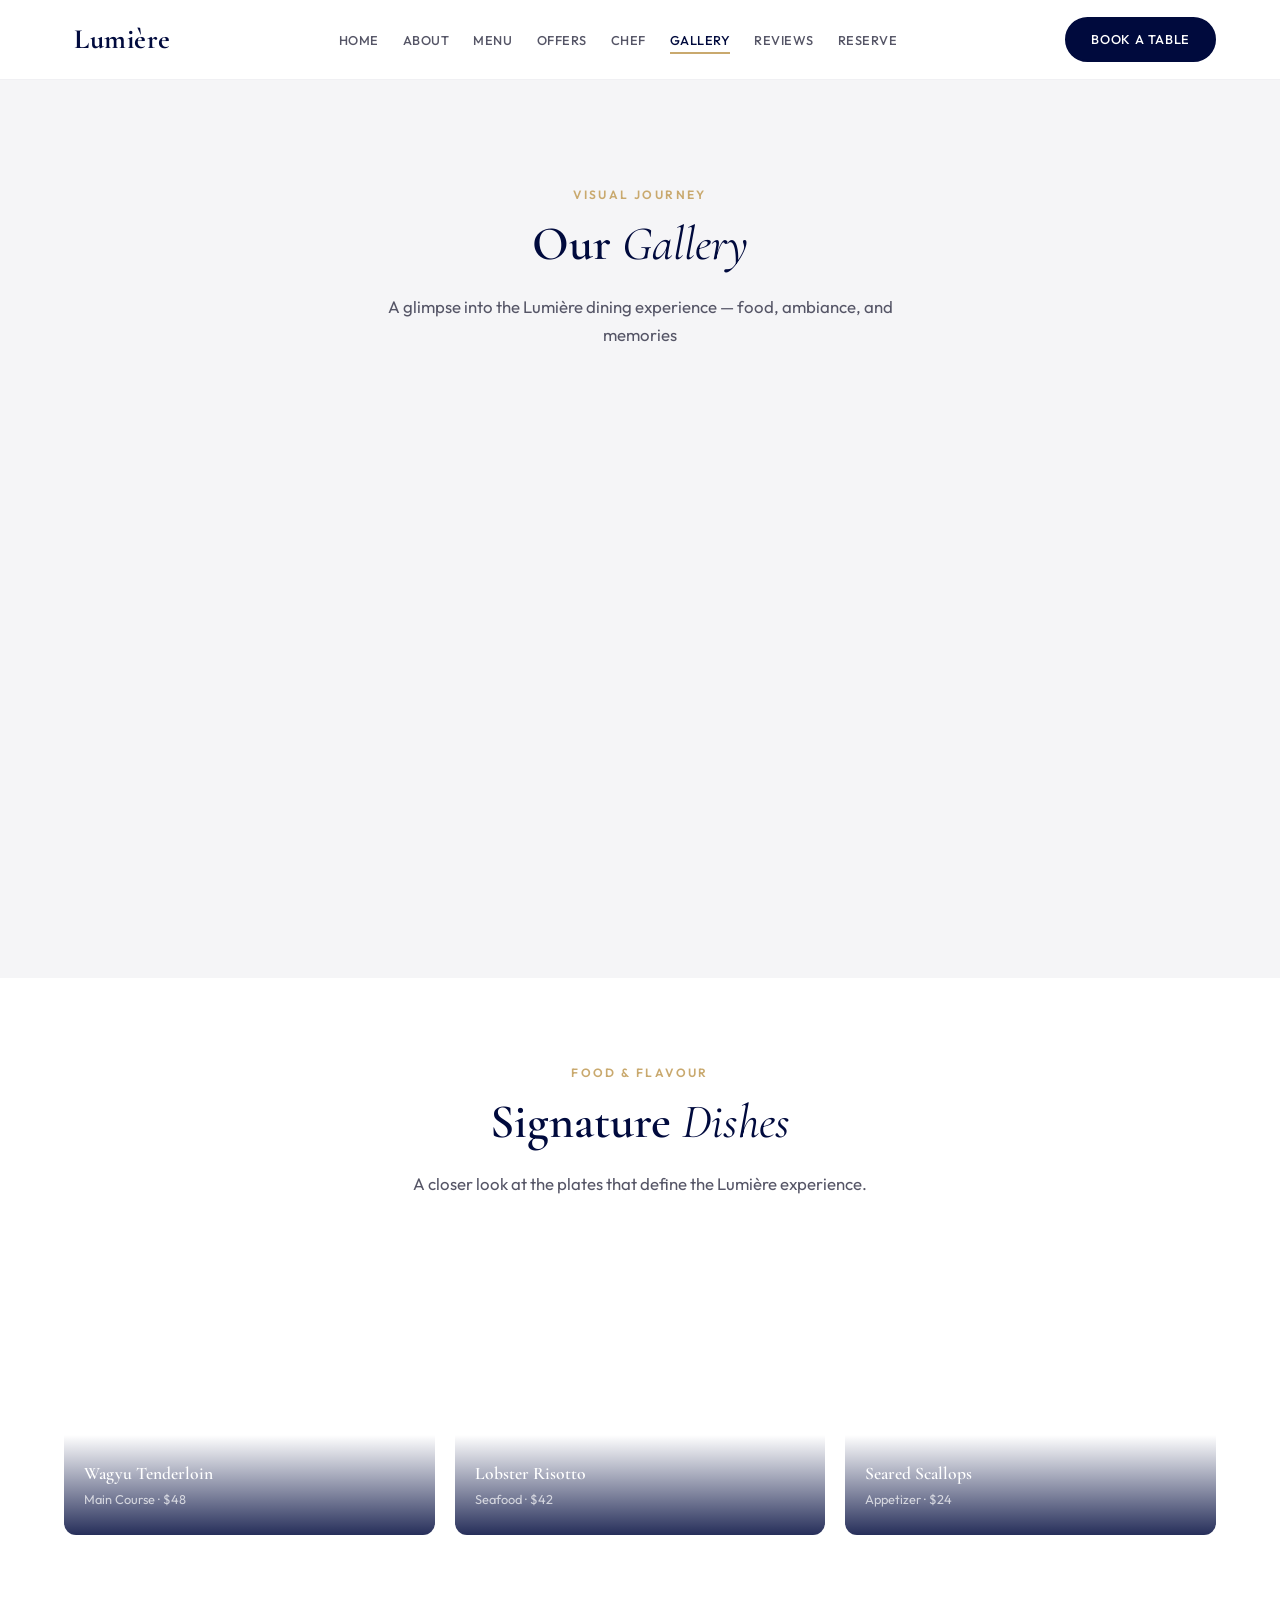
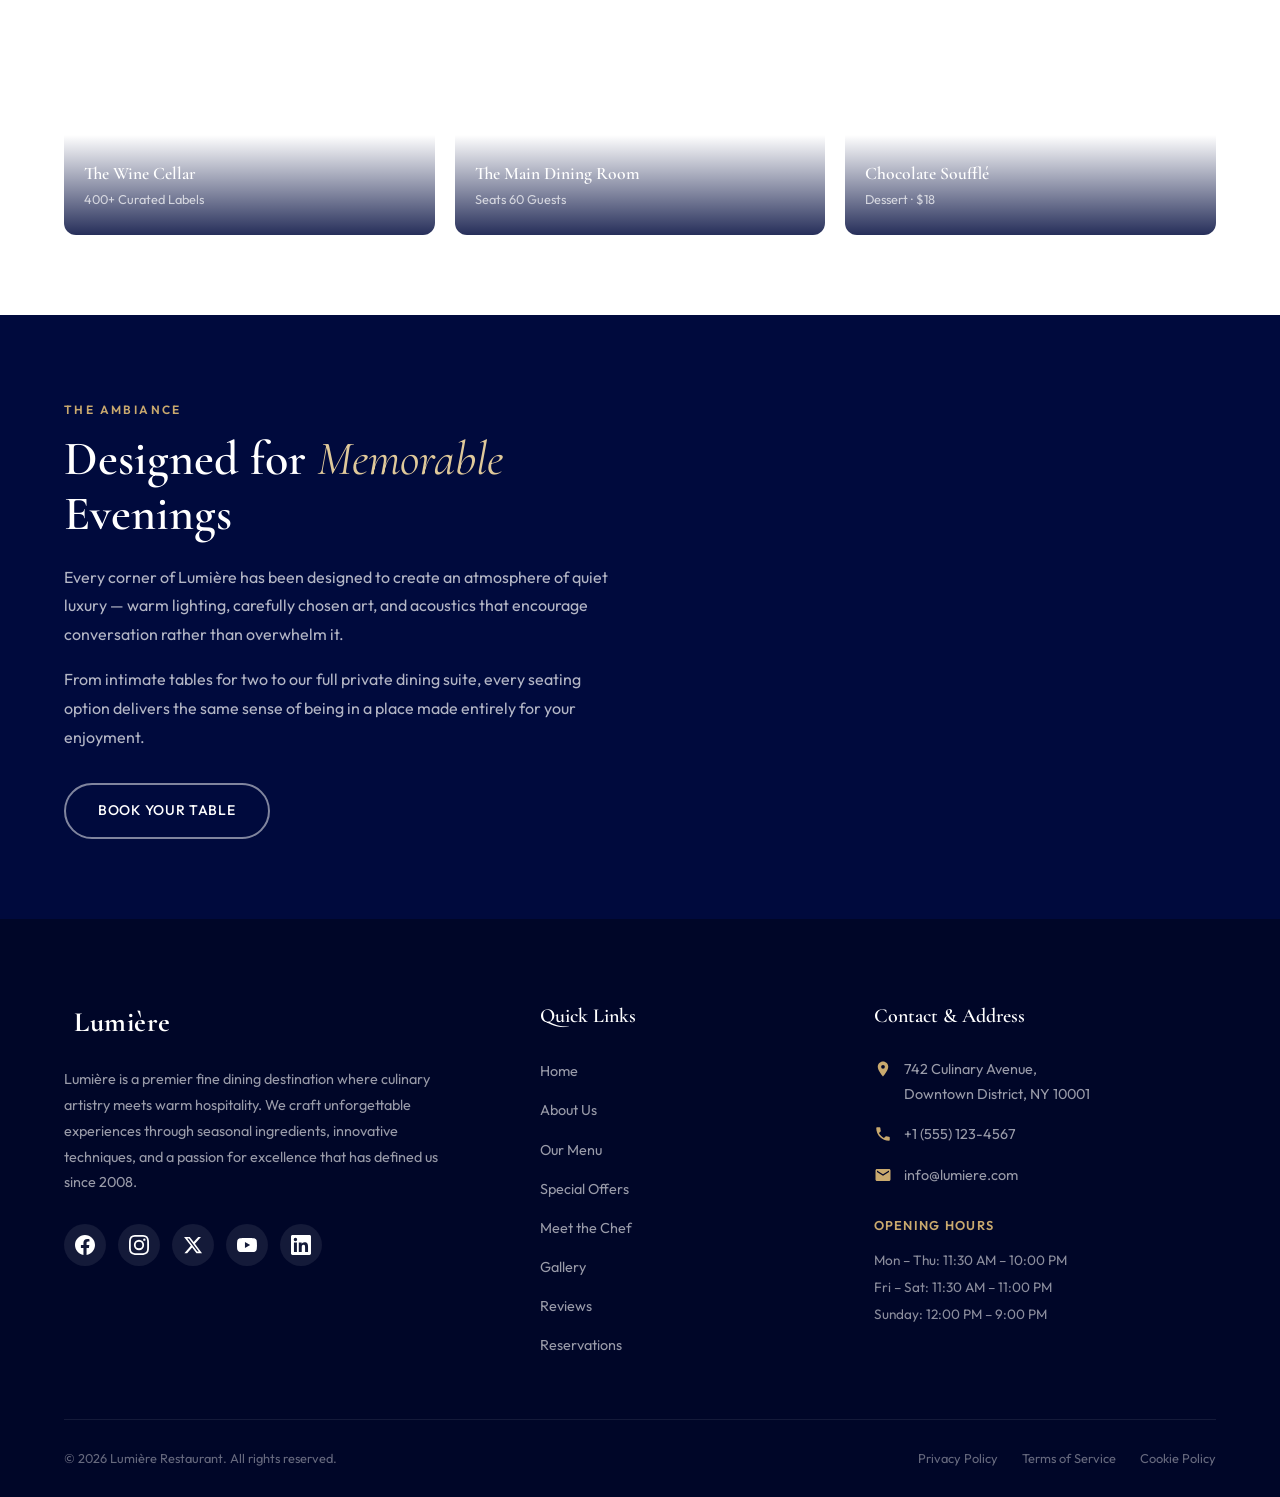
<file: gallery.html>
﻿<!DOCTYPE html>
<html lang="en">
<head>
  <meta charset="UTF-8">
  <meta name="viewport" content="width=device-width, initial-scale=1.0">
  <meta name="description" content="Lumière Gallery — A visual journey through our dining experience.">
  <title>Lumière | Gallery</title>
  <link rel="stylesheet" href="css/base.css">
  <link rel="stylesheet" href="css/gallery.css">
  <link rel="preconnect" href="https://fonts.googleapis.com">
  <link rel="preconnect" href="https://fonts.gstatic.com" crossorigin>
  <link href="https://fonts.googleapis.com/css2?family=Cormorant+Garamond:ital,wght@0,400;0,600;0,700;1,400&family=Outfit:wght@300;400;500;600&display=swap" rel="stylesheet">
  <style>
    html { scroll-behavior: smooth; }
    @media (max-width: 768px) {
      .nav { display: none; flex-direction: column; position: absolute; top: var(--header-height); left: 0; right: 0; background: var(--white); padding: 20px 24px; border-bottom: 1px solid rgba(0,10,61,0.08); box-shadow: 0 8px 30px rgba(0,10,61,0.12); z-index: 999; }
      .nav.nav--open { display: flex; }
      .nav__list { flex-direction: column; gap: 12px; }
    }
    .gallery__grid--full { display: grid; grid-template-columns: repeat(4,1fr); grid-template-rows: 220px 220px; gap: 16px; }
    .gallery__grid--full .gallery__item { height: auto; }
    .gi-tall { grid-row: span 2; }
    .gi-wide { grid-column: span 2; }
    .gi-1 { background-image: url('https://images.unsplash.com/photo-1414235077428-338989a2e8c0?w=600&q=80'); }
    .gi-2 { background-image: url('https://images.unsplash.com/photo-1551218808-94e220e084d2?w=600&q=80'); }
    .gi-3 { background-image: url('https://images.unsplash.com/photo-1559339085-df97e99fb8df?w=600&q=80'); }
    .gi-4 { background-image: url('https://images.unsplash.com/photo-1555396273-367ea4eb4db5?w=600&q=80'); }
    .gi-5 { background-image: url('https://images.unsplash.com/photo-1517248135467-4c7edcad34c4?w=600&q=80'); }
    .gi-6 { background-image: url('https://images.unsplash.com/photo-1565299624946-b28f40a0ae38?w=600&q=80'); }
    .gi-7 { background-image: url('https://images.unsplash.com/photo-1547592180-85f173990554?w=600&q=80'); }
    @media (max-width: 768px) { .gallery__grid--full { grid-template-columns: 1fr 1fr; grid-template-rows: auto; } .gi-tall, .gi-wide { grid-row: span 1; grid-column: span 1; } }
    @media (max-width: 480px) { .gallery__grid--full { grid-template-columns: 1fr; } }
  </style>
</head>
<body>

  <header class="header">
    <div class="container header__inner">
      <a href="index.html" class="logo"><span class="logo__icon"></span><span class="logo__text">Lumière</span></a>
      <nav class="nav" id="mainNav" aria-label="Main navigation">
        <ul class="nav__list">
          <li><a href="./about.html"       class="nav__link">Home</a></li>
          <li><a href="./about.html"       class="nav__link">About</a></li>
          <li><a href="./menu.html"        class="nav__link">Menu</a></li>
          <li><a href="./offers.html"      class="nav__link">Offers</a></li>
          <li><a href="./chef.html"        class="nav__link">Chef</a></li>
          <li><a href="./gallery.html"     class="nav__link nav__link--active">Gallery</a></li>
          <li><a href="./reviews.html"     class="nav__link">Reviews</a></li>
          <li><a href="./reservation.html" class="nav__link">Reserve</a></li>
        </ul>
      </nav>
      <a href="reservation.html" class="btn btn--primary btn--sm header__cta">Book a Table</a>
      <button class="menu-toggle" id="menuToggle" aria-label="Toggle menu" aria-expanded="false"><span></span><span></span><span></span></button>
    </div>
  </header>

  <main class="page-main">
    <section class="section gallery" id="gallery">
      <div class="container">
        <div class="section__header section__header--center">
          <span class="section__eyebrow">Visual Journey</span>
          <h2 class="section__title">Our <em>Gallery</em></h2>
          <p class="section__subtitle">A glimpse into the Lumière dining experience — food, ambiance, and memories</p>
        </div>
        <div class="gallery__grid--full">
          <div class="gallery__item gi-tall gi-1"></div>
          <div class="gallery__item gi-2"></div>
          <div class="gallery__item gi-3"></div>
          <div class="gallery__item gi-wide gi-4"></div>
          <div class="gallery__item gi-5"></div>
          <div class="gallery__item gi-6"></div>
          <div class="gallery__item gi-7"></div>
        </div>
      </div>
    </section>
  </main>

  <!-- Second gallery row + video CTA -->
  <section style="padding:80px 0;background:#fff;">
    <div class="container">
      <div class="section__header section__header--center">
        <span class="section__eyebrow">Food &amp; Flavour</span>
        <h2 class="section__title">Signature <em>Dishes</em></h2>
        <p class="section__subtitle">A closer look at the plates that define the Lumière experience.</p>
      </div>
      <div style="display:grid;grid-template-columns:repeat(3,1fr);gap:20px;margin-top:48px;">
        <div style="border-radius:var(--radius);overflow:hidden;position:relative;height:280px;cursor:pointer;">
          <div style="width:100%;height:100%;background:url('https://images.unsplash.com/photo-1546833999-b9f581a1996d?w=600&q=80') center/cover;transition:transform 0.4s ease;"></div>
          <div style="position:absolute;bottom:0;left:0;right:0;background:linear-gradient(transparent,rgba(0,10,61,0.85));padding:24px 20px;color:#fff;">
            <p style="font-family:var(--font-display);font-size:1.1rem;font-weight:600;">Wagyu Tenderloin</p>
            <p style="font-size:0.8rem;color:rgba(255,255,255,0.7);">Main Course · $48</p>
          </div>
        </div>
        <div style="border-radius:var(--radius);overflow:hidden;position:relative;height:280px;cursor:pointer;">
          <div style="width:100%;height:100%;background:url('https://images.unsplash.com/photo-1565299624946-b28f40a0ae38?w=600&q=80') center/cover;"></div>
          <div style="position:absolute;bottom:0;left:0;right:0;background:linear-gradient(transparent,rgba(0,10,61,0.85));padding:24px 20px;color:#fff;">
            <p style="font-family:var(--font-display);font-size:1.1rem;font-weight:600;">Lobster Risotto</p>
            <p style="font-size:0.8rem;color:rgba(255,255,255,0.7);">Seafood · $42</p>
          </div>
        </div>
        <div style="border-radius:var(--radius);overflow:hidden;position:relative;height:280px;cursor:pointer;">
          <div style="width:100%;height:100%;background:url('https://images.unsplash.com/photo-1547592166-23ac45744acd?w=600&q=80') center/cover;"></div>
          <div style="position:absolute;bottom:0;left:0;right:0;background:linear-gradient(transparent,rgba(0,10,61,0.85));padding:24px 20px;color:#fff;">
            <p style="font-family:var(--font-display);font-size:1.1rem;font-weight:600;">Seared Scallops</p>
            <p style="font-size:0.8rem;color:rgba(255,255,255,0.7);">Appetizer · $24</p>
          </div>
        </div>
        <div style="border-radius:var(--radius);overflow:hidden;position:relative;height:280px;cursor:pointer;">
          <div style="width:100%;height:100%;background:url('https://images.unsplash.com/photo-1559339085-df97e99fb8df?w=600&q=80') center/cover;"></div>
          <div style="position:absolute;bottom:0;left:0;right:0;background:linear-gradient(transparent,rgba(0,10,61,0.85));padding:24px 20px;color:#fff;">
            <p style="font-family:var(--font-display);font-size:1.1rem;font-weight:600;">The Wine Cellar</p>
            <p style="font-size:0.8rem;color:rgba(255,255,255,0.7);">400+ Curated Labels</p>
          </div>
        </div>
        <div style="border-radius:var(--radius);overflow:hidden;position:relative;height:280px;cursor:pointer;">
          <div style="width:100%;height:100%;background:url('https://images.unsplash.com/photo-1517248135467-4c7edcad34c4?w=600&q=80') center/cover;"></div>
          <div style="position:absolute;bottom:0;left:0;right:0;background:linear-gradient(transparent,rgba(0,10,61,0.85));padding:24px 20px;color:#fff;">
            <p style="font-family:var(--font-display);font-size:1.1rem;font-weight:600;">The Main Dining Room</p>
            <p style="font-size:0.8rem;color:rgba(255,255,255,0.7);">Seats 60 Guests</p>
          </div>
        </div>
        <div style="border-radius:var(--radius);overflow:hidden;position:relative;height:280px;cursor:pointer;">
          <div style="width:100%;height:100%;background:url('https://images.unsplash.com/photo-1578474846511-04ba529f0b88?w=600&q=80') center/cover;"></div>
          <div style="position:absolute;bottom:0;left:0;right:0;background:linear-gradient(transparent,rgba(0,10,61,0.85));padding:24px 20px;color:#fff;">
            <p style="font-family:var(--font-display);font-size:1.1rem;font-weight:600;">Chocolate Soufflé</p>
            <p style="font-size:0.8rem;color:rgba(255,255,255,0.7);">Dessert · $18</p>
          </div>
        </div>
      </div>
    </div>
  </section>

  <!-- Atmosphere section -->
  <section style="padding:80px 0;background:var(--navy);color:#fff;">
    <div class="container">
      <div style="display:grid;grid-template-columns:1fr 1fr;gap:60px;align-items:center;">
        <div>
          <span class="section__eyebrow" style="color:var(--gold);">The Ambiance</span>
          <h2 class="section__title" style="color:#fff;">Designed for <em style="color:var(--gold-light);">Memorable</em> Evenings</h2>
          <p style="color:rgba(255,255,255,0.7);line-height:1.8;margin-bottom:16px;">Every corner of Lumière has been designed to create an atmosphere of quiet luxury — warm lighting, carefully chosen art, and acoustics that encourage conversation rather than overwhelm it.</p>
          <p style="color:rgba(255,255,255,0.7);line-height:1.8;margin-bottom:32px;">From intimate tables for two to our full private dining suite, every seating option delivers the same sense of being in a place made entirely for your enjoyment.</p>
          <a href="reservation.html" class="btn btn--outline">Book Your Table</a>
        </div>
        <div style="display:grid;grid-template-columns:1fr 1fr;gap:12px;">
          <div style="height:200px;border-radius:var(--radius);background:url('https://images.unsplash.com/photo-1414235077428-338989a2e8c0?w=400&q=80') center/cover;"></div>
          <div style="height:200px;border-radius:var(--radius);background:url('https://images.unsplash.com/photo-1555396273-367ea4eb4db5?w=400&q=80') center/cover;margin-top:24px;"></div>
          <div style="height:200px;border-radius:var(--radius);background:url('https://images.unsplash.com/photo-1600891964593-f0a4a0a8b0a0?w=400&q=80') center/cover;margin-top:-24px;"></div>
          <div style="height:200px;border-radius:var(--radius);background:url('https://images.unsplash.com/photo-1551218808-94e220e084d2?w=400&q=80') center/cover;"></div>
        </div>
      </div>
    </div>
  </section>

  <footer class="footer">
    <div class="container">
      <div class="footer__grid">
        <div class="footer__brand">
          <a href="index.html" class="logo logo--footer"><span class="logo__icon"></span><span class="logo__text">Lumière</span></a>
          <p class="footer__description">Lumière is a premier fine dining destination where culinary artistry meets warm hospitality. We craft unforgettable experiences through seasonal ingredients, innovative techniques, and a passion for excellence that has defined us since 2008.</p>
          <div class="footer__social">
            <a href="https://facebook.com" class="footer__social-link" aria-label="Facebook" target="_blank" rel="noopener noreferrer"><svg viewBox="0 0 24 24" width="20" height="20" fill="currentColor"><path d="M24 12.073c0-6.627-5.373-12-12-12s-12 5.373-12 12c0 5.99 4.388 10.954 10.125 11.854v-8.385H7.078v-3.47h3.047V9.43c0-3.007 1.792-4.669 4.533-4.669 1.312 0 2.686.235 2.686.235v2.953H15.83c-1.491 0-1.956.925-1.956 1.874v2.25h3.328l-.532 3.47h-2.796v8.385C19.612 23.027 24 18.062 24 12.073z"/></svg></a>
            <a href="https://instagram.com" class="footer__social-link" aria-label="Instagram" target="_blank" rel="noopener noreferrer"><svg viewBox="0 0 24 24" width="20" height="20" fill="currentColor"><path d="M12 2.163c3.204 0 3.584.012 4.85.07 3.252.148 4.771 1.691 4.919 4.919.058 1.265.069 1.645.069 4.849 0 3.205-.012 3.584-.069 4.849-.149 3.225-1.664 4.771-4.919 4.919-1.266.058-1.644.07-4.85.07-3.204 0-3.584-.012-4.849-.07-3.26-.149-4.771-1.699-4.919-4.92-.058-1.265-.07-1.644-.07-4.849 0-3.204.013-3.583.07-4.849.149-3.227 1.664-4.771 4.919-4.919 1.266-.057 1.645-.069 4.849-.069zM12 0C8.741 0 8.333.014 7.053.072 2.695.272.273 2.69.073 7.052.014 8.333 0 8.741 0 12c0 3.259.014 3.668.072 4.948.2 4.358 2.618 6.78 6.98 6.98C8.333 23.986 8.741 24 12 24c3.259 0 3.668-.014 4.948-.072 4.354-.2 6.782-2.618 6.979-6.98.059-1.28.073-1.689.073-4.948 0-3.259-.014-3.667-.072-4.947-.196-4.354-2.617-6.78-6.979-6.98C15.668.014 15.259 0 12 0zm0 5.838a6.162 6.162 0 100 12.324 6.162 6.162 0 000-12.324zM12 16a4 4 0 110-8 4 4 0 010 8zm6.406-11.845a1.44 1.44 0 100 2.881 1.44 1.44 0 000-2.881z"/></svg></a>
            <a href="https://twitter.com" class="footer__social-link" aria-label="Twitter" target="_blank" rel="noopener noreferrer"><svg viewBox="0 0 24 24" width="20" height="20" fill="currentColor"><path d="M18.244 2.25h3.308l-7.227 8.26 8.502 11.24H16.17l-5.214-6.817L4.99 21.75H1.68l7.73-8.835L1.254 2.25H8.08l4.713 6.231zm-1.161 17.52h1.833L7.084 4.126H5.117z"/></svg></a>
            <a href="https://youtube.com" class="footer__social-link" aria-label="YouTube" target="_blank" rel="noopener noreferrer"><svg viewBox="0 0 24 24" width="20" height="20" fill="currentColor"><path d="M23.498 6.186a3.016 3.016 0 00-2.122-2.136C19.505 3.545 12 3.545 12 3.545s-7.505 0-9.377.505A3.017 3.017 0 00.502 6.186C0 8.07 0 12 0 12s0 3.93.502 5.814a3.016 3.016 0 002.122 2.136c1.871.505 9.376.505 9.376.505s7.505 0 9.377-.505a3.015 3.015 0 002.122-2.136C24 15.93 24 12 24 12s0-3.93-.502-5.814zM9.545 15.568V8.432L15.818 12l-6.273 3.568z"/></svg></a>
            <a href="https://linkedin.com" class="footer__social-link" aria-label="LinkedIn" target="_blank" rel="noopener noreferrer"><svg viewBox="0 0 24 24" width="20" height="20" fill="currentColor"><path d="M20.447 20.452h-3.554v-5.569c0-1.328-.027-3.037-1.852-3.037-1.853 0-2.136 1.445-2.136 2.939v5.667H9.351V9h3.414v1.561h.046c.477-.9 1.637-1.85 3.37-1.85 3.601 0 4.267 2.37 4.267 5.455v6.286zM5.337 7.433a2.062 2.062 0 01-2.063-2.065 2.064 2.064 0 114.127 0 2.063 2.063 0 01-2.064 2.065zm1.782 13.019H3.555V9h3.564v11.452zM22.225 0H1.771C.792 0 0 .774 0 1.729v20.542C0 23.227.792 24 1.771 24h20.451C23.2 24 24 23.227 24 22.271V1.729C24 .774 23.2 0 22.222 0h.003z"/></svg></a>
          </div>
        </div>
        <div class="footer__links"><h3 class="footer__heading">Quick Links</h3><ul class="footer__list"><li><a href="index.html">Home</a></li><li><a href="about.html">About Us</a></li><li><a href="menu.html">Our Menu</a></li><li><a href="offers.html">Special Offers</a></li><li><a href="chef.html">Meet the Chef</a></li><li><a href="gallery.html">Gallery</a></li><li><a href="reviews.html">Reviews</a></li><li><a href="reservation.html">Reservations</a></li></ul></div>
        <div class="footer__contact"><h3 class="footer__heading">Contact &amp; Address</h3><address class="footer__address"><div class="footer__address-item"><svg viewBox="0 0 24 24" width="18" height="18" fill="currentColor"><path d="M12 2C8.13 2 5 5.13 5 9c0 5.25 7 13 7 13s7-7.75 7-13c0-3.87-3.13-7-7-7zm0 9.5a2.5 2.5 0 010-5 2.5 2.5 0 010 5z"/></svg><span>742 Culinary Avenue,<br>Downtown District, NY 10001</span></div><div class="footer__address-item"><svg viewBox="0 0 24 24" width="18" height="18" fill="currentColor"><path d="M6.62 10.79c1.44 2.83 3.76 5.14 6.59 6.59l2.2-2.2c.27-.27.67-.36 1.02-.24 1.12.37 2.33.57 3.57.57.55 0 1 .45 1 1V20c0 .55-.45 1-1 1-9.39 0-17-7.61-17-17 0-.55.45-1 1-1h3.5c.55 0 1 .45 1 1 0 1.25.2 2.45.57 3.57.11.35.03.74-.25 1.02l-2.2 2.2z"/></svg><a href="tel:+15551234567">+1 (555) 123-4567</a></div><div class="footer__address-item"><svg viewBox="0 0 24 24" width="18" height="18" fill="currentColor"><path d="M20 4H4c-1.1 0-1.99.9-1.99 2L2 18c0 1.1.9 2 2 2h16c1.1 0 2-.9 2-2V6c0-1.1-.9-2-2-2zm0 4l-8 5-8-5V6l8 5 8-5v2z"/></svg><a href="mailto:info@lumiere.com">info@lumiere.com</a></div></address><div class="footer__hours"><h4>Opening Hours</h4><p>Mon – Thu: 11:30 AM – 10:00 PM</p><p>Fri – Sat: 11:30 AM – 11:00 PM</p><p>Sunday: 12:00 PM – 9:00 PM</p></div></div>
      </div>
      <div class="footer__bottom"><p>&copy; 2026 Lumière Restaurant. All rights reserved.</p><div class="footer__bottom-links"><a href="#">Privacy Policy</a><a href="#">Terms of Service</a><a href="#">Cookie Policy</a></div></div>
    </div>
  </footer>
  <script>
    var toggle = document.getElementById('menuToggle');
    var nav = document.getElementById('mainNav');
    toggle.addEventListener('click', function() { var open = nav.classList.toggle('nav--open'); toggle.setAttribute('aria-expanded', open); });
  </script>
</body>
</html>
</file>
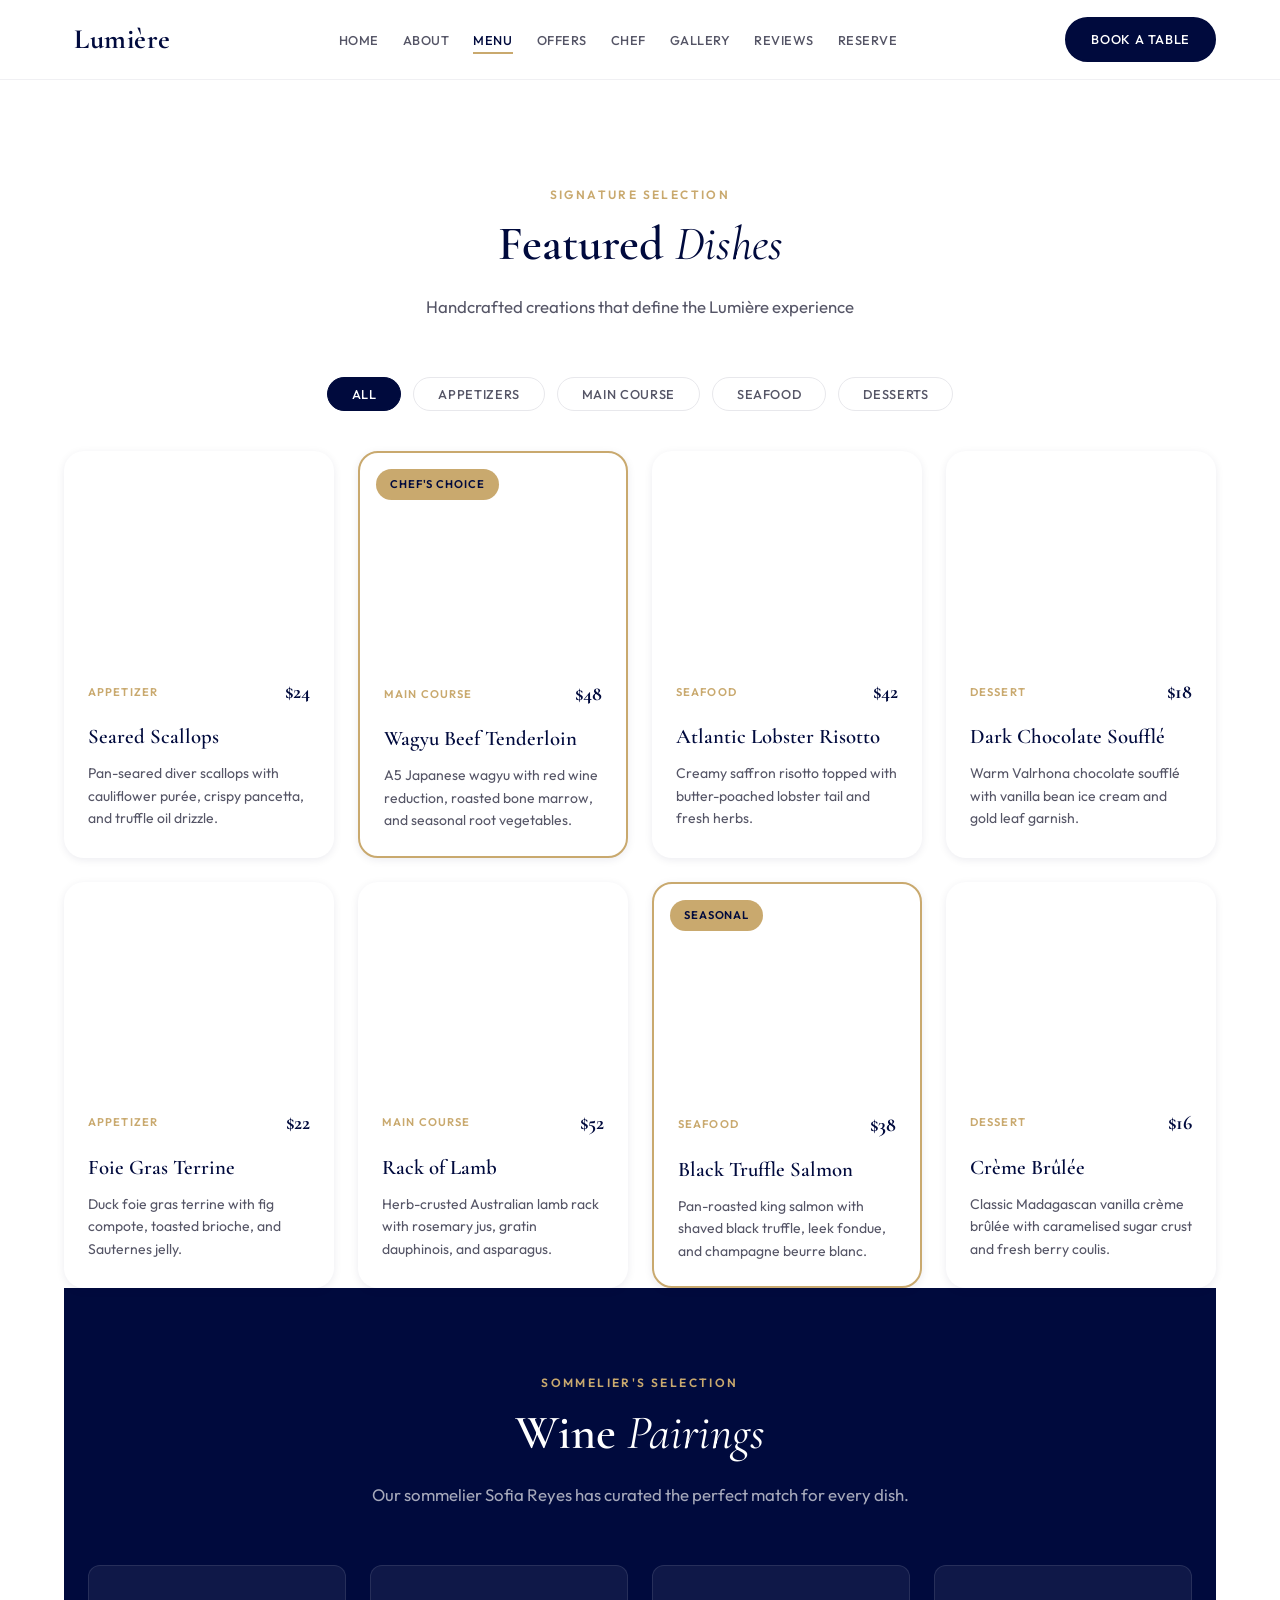
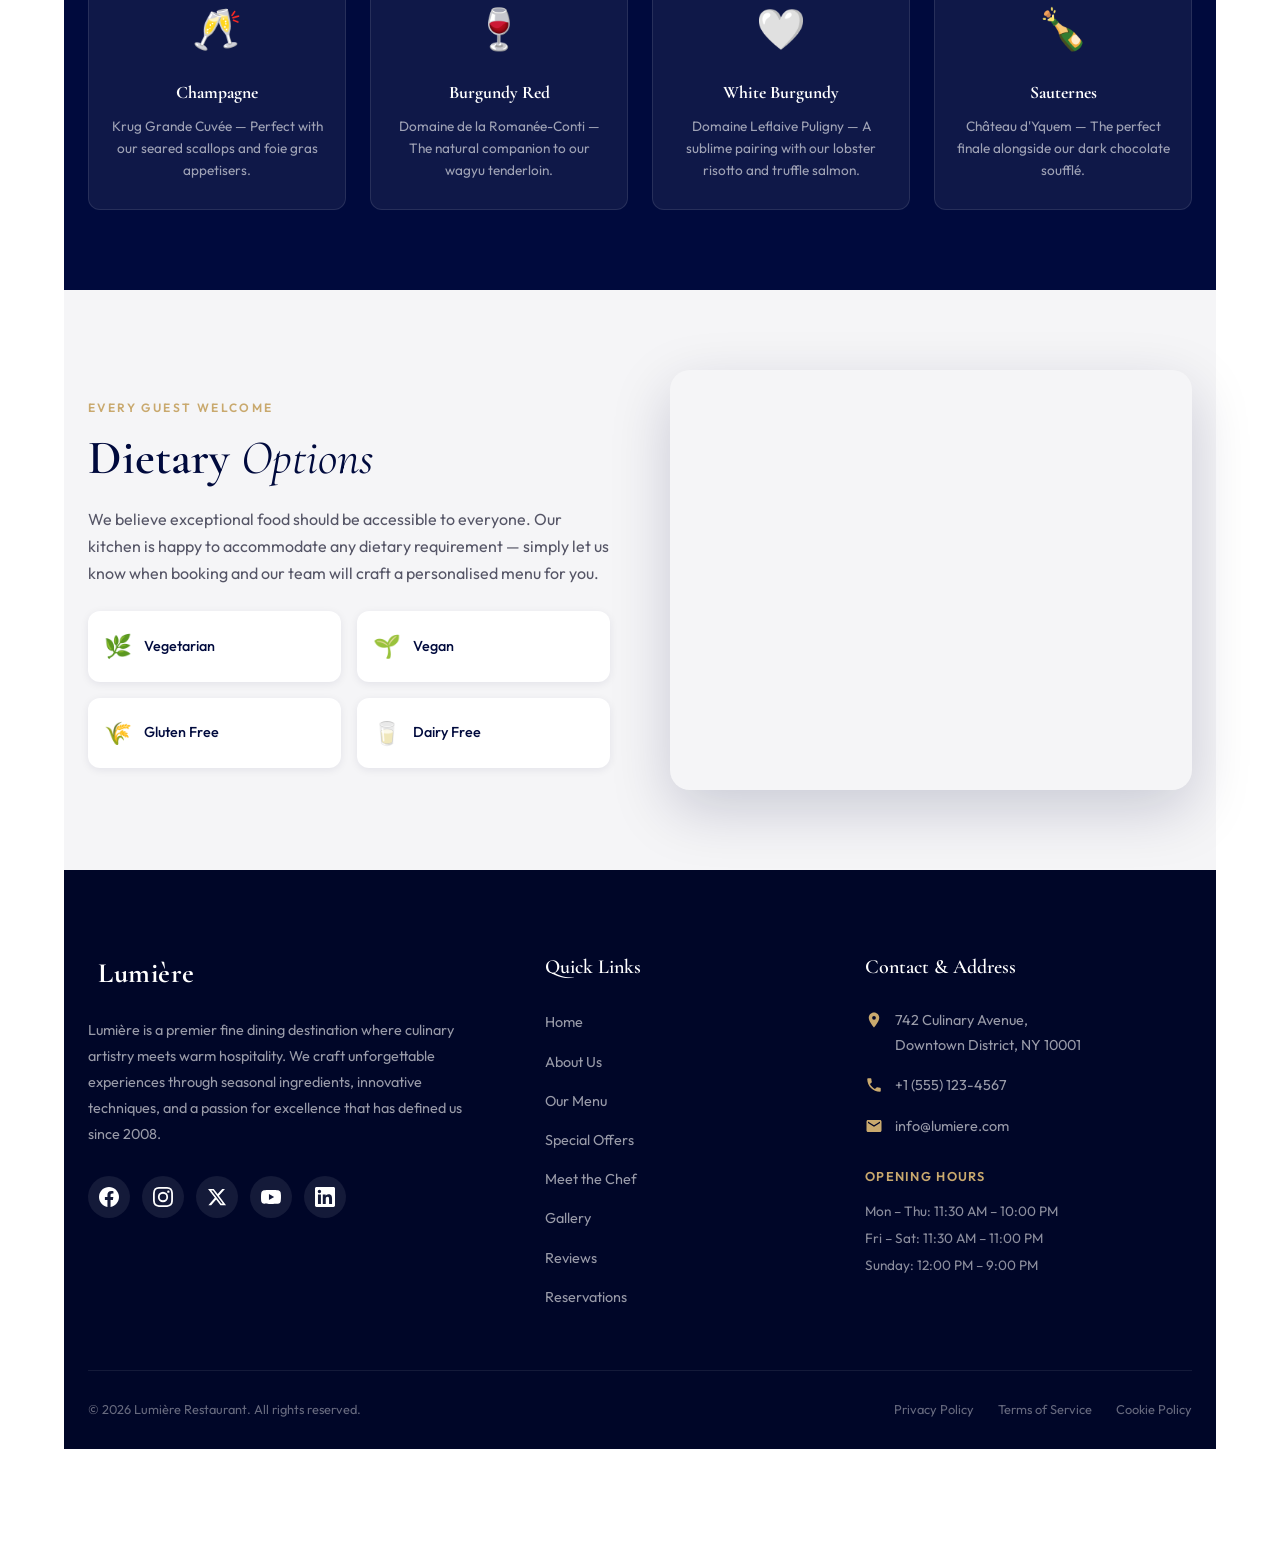
<file: menu.html>
﻿<!DOCTYPE html>
<html lang="en">
<head>
  <meta charset="UTF-8">
  <meta name="viewport" content="width=device-width, initial-scale=1.0">
  <meta name="description" content="Lumière Menu — Featured dishes and signature selections.">
  <title>Lumière | Menu</title>
  <link rel="stylesheet" href="css/base.css">
  <link rel="stylesheet" href="css/menu.css">
  <link rel="preconnect" href="https://fonts.googleapis.com">
  <link rel="preconnect" href="https://fonts.gstatic.com" crossorigin>
  <link href="https://fonts.googleapis.com/css2?family=Cormorant+Garamond:ital,wght@0,400;0,600;0,700;1,400&family=Outfit:wght@300;400;500;600&display=swap" rel="stylesheet">
  <style>
    html { scroll-behavior: smooth; }
    @media (max-width: 768px) {
      .nav { display: none; flex-direction: column; position: absolute; top: var(--header-height); left: 0; right: 0; background: var(--white); padding: 20px 24px; border-bottom: 1px solid rgba(0,10,61,0.08); box-shadow: 0 8px 30px rgba(0,10,61,0.12); z-index: 999; }
      .nav.nav--open { display: flex; }
      .nav__list { flex-direction: column; gap: 12px; }
    }
    .menu__tabs { display: flex; justify-content: center; gap: 12px; margin-bottom: 40px; flex-wrap: wrap; }
    .menu__tab { padding: 8px 24px; border-radius: 50px; border: 1px solid var(--gray-200); font-size: 0.8rem; font-weight: 500; letter-spacing: 0.05em; text-transform: uppercase; cursor: pointer; transition: all var(--transition); background: transparent; color: var(--gray-600); }
    .menu__tab.active, .menu__tab:hover { background: var(--navy); color: var(--white); border-color: var(--navy); }
    .menu__grid--8 { display: grid; grid-template-columns: repeat(4,1fr); gap: 24px; }
    .menu-card__image--5 { background-image: url('https://images.unsplash.com/photo-1527324688151-0e627063f2b1?w=600&q=80'); height: 200px; background-size: cover; background-position: center; }
    .menu-card__image--6 { background-image: url('https://images.unsplash.com/photo-1598679253544-2c97992403ea?w=600&q=80'); height: 200px; background-size: cover; background-position: center; }
    .menu-card__image--7 { background-image: url('https://images.unsplash.com/photo-1467003909585-2f8a72700288?w=600&q=80'); height: 200px; background-size: cover; background-position: center; }
    .menu-card__image--8 { background-image: url('https://images.unsplash.com/photo-1563805042-7684c019e1cb?w=600&q=80'); height: 200px; background-size: cover; background-position: center; }
    @media (max-width: 1024px) { .menu__grid--8 { grid-template-columns: repeat(2,1fr); } }
    @media (max-width: 600px)  { .menu__grid--8 { grid-template-columns: 1fr; } }
  </style>
</head>
<body>

  <header class="header">
    <div class="container header__inner">
      <a href="index.html" class="logo"><span class="logo__icon"></span><span class="logo__text">Lumière</span></a>
      <nav class="nav" id="mainNav" aria-label="Main navigation">
        <ul class="nav__list">
          <li><a href="./index.html"       class="nav__link">Home</a></li>
          <li><a href="./about.html"       class="nav__link">About</a></li>
          <li><a href="./menu.html"        class="nav__link nav__link--active">Menu</a></li>
          <li><a href="./offers.html"      class="nav__link">Offers</a></li>
          <li><a href="./chef.html"        class="nav__link">Chef</a></li>
          <li><a href="./gallery.html"     class="nav__link">Gallery</a></li>
          <li><a href="./reviews.html"     class="nav__link">Reviews</a></li>
          <li><a href="./reservation.html" class="nav__link">Reserve</a></li>
        </ul>
      </nav>
      <a href="reservation.html" class="btn btn--primary btn--sm header__cta">Book a Table</a>
      <button class="menu-toggle" id="menuToggle" aria-label="Toggle menu" aria-expanded="false"><span></span><span></span><span></span></button>
    </div>
  </header>

  <main class="page-main">
    <section class="section menu" id="menu">
      <div class="container">
        <div class="section__header section__header--center">
          <span class="section__eyebrow">Signature Selection</span>
          <h2 class="section__title">Featured <em>Dishes</em></h2>
          <p class="section__subtitle">Handcrafted creations that define the Lumière experience</p>
        </div>
        <div class="menu__tabs">
          <button class="menu__tab active">All</button>
          <button class="menu__tab">Appetizers</button>
          <button class="menu__tab">Main Course</button>
          <button class="menu__tab">Seafood</button>
          <button class="menu__tab">Desserts</button>
        </div>
        <div class="menu__grid--8">
          <article class="menu-card">
            <div class="menu-card__image menu-card__image--1"></div>
            <div class="menu-card__body">
              <div class="menu-card__meta"><span class="menu-card__tag">Appetizer</span><span class="menu-card__price">$24</span></div>
              <h3 class="menu-card__title">Seared Scallops</h3>
              <p class="menu-card__desc">Pan-seared diver scallops with cauliflower purée, crispy pancetta, and truffle oil drizzle.</p>
            </div>
          </article>
          <article class="menu-card menu-card--featured">
            <div class="menu-card__badge">Chef's Choice</div>
            <div class="menu-card__image menu-card__image--2"></div>
            <div class="menu-card__body">
              <div class="menu-card__meta"><span class="menu-card__tag">Main Course</span><span class="menu-card__price">$48</span></div>
              <h3 class="menu-card__title">Wagyu Beef Tenderloin</h3>
              <p class="menu-card__desc">A5 Japanese wagyu with red wine reduction, roasted bone marrow, and seasonal root vegetables.</p>
            </div>
          </article>
          <article class="menu-card">
            <div class="menu-card__image menu-card__image--3"></div>
            <div class="menu-card__body">
              <div class="menu-card__meta"><span class="menu-card__tag">Seafood</span><span class="menu-card__price">$42</span></div>
              <h3 class="menu-card__title">Atlantic Lobster Risotto</h3>
              <p class="menu-card__desc">Creamy saffron risotto topped with butter-poached lobster tail and fresh herbs.</p>
            </div>
          </article>
          <article class="menu-card">
            <div class="menu-card__image menu-card__image--4"></div>
            <div class="menu-card__body">
              <div class="menu-card__meta"><span class="menu-card__tag">Dessert</span><span class="menu-card__price">$18</span></div>
              <h3 class="menu-card__title">Dark Chocolate Soufflé</h3>
              <p class="menu-card__desc">Warm Valrhona chocolate soufflé with vanilla bean ice cream and gold leaf garnish.</p>
            </div>
          </article>
          <article class="menu-card">
            <div class="menu-card__image menu-card__image--5"></div>
            <div class="menu-card__body">
              <div class="menu-card__meta"><span class="menu-card__tag">Appetizer</span><span class="menu-card__price">$22</span></div>
              <h3 class="menu-card__title">Foie Gras Terrine</h3>
              <p class="menu-card__desc">Duck foie gras terrine with fig compote, toasted brioche, and Sauternes jelly.</p>
            </div>
          </article>
          <article class="menu-card">
            <div class="menu-card__image menu-card__image--6"></div>
            <div class="menu-card__body">
              <div class="menu-card__meta"><span class="menu-card__tag">Main Course</span><span class="menu-card__price">$52</span></div>
              <h3 class="menu-card__title">Rack of Lamb</h3>
              <p class="menu-card__desc">Herb-crusted Australian lamb rack with rosemary jus, gratin dauphinois, and asparagus.</p>
            </div>
          </article>
          <article class="menu-card menu-card--featured">
            <div class="menu-card__badge">Seasonal</div>
            <div class="menu-card__image menu-card__image--7"></div>
            <div class="menu-card__body">
              <div class="menu-card__meta"><span class="menu-card__tag">Seafood</span><span class="menu-card__price">$38</span></div>
              <h3 class="menu-card__title">Black Truffle Salmon</h3>
              <p class="menu-card__desc">Pan-roasted king salmon with shaved black truffle, leek fondue, and champagne beurre blanc.</p>
            </div>
          </article>
          <article class="menu-card">
            <div class="menu-card__image menu-card__image--8"></div>
            <div class="menu-card__body">
              <div class="menu-card__meta"><span class="menu-card__tag">Dessert</span><span class="menu-card__price">$16</span></div>
              <h3 class="menu-card__title">Crème Brûlée</h3>
              <p class="menu-card__desc">Classic Madagascan vanilla crème brûlée with caramelised sugar crust and fresh berry coulis.</p>
            </div>
          </article>
        </div>
  <!-- Wine Pairing Section -->
  <section style="padding:80px 0;background:var(--navy);color:#fff;">
    <div class="container">
      <div class="section__header section__header--center section__header--light">
        <span class="section__eyebrow">Sommelier's Selection</span>
        <h2 class="section__title">Wine <em>Pairings</em></h2>
        <p class="section__subtitle" style="color:rgba(255,255,255,0.65);">Our sommelier Sofia Reyes has curated the perfect match for every dish.</p>
      </div>
      <div style="display:grid;grid-template-columns:repeat(4,1fr);gap:24px;margin-top:48px;">
        <div style="background:rgba(255,255,255,0.06);border:1px solid rgba(255,255,255,0.1);border-radius:var(--radius);padding:28px 20px;text-align:center;">
          <div style="font-size:2.5rem;margin-bottom:16px;">🥂</div>
          <h4 style="font-family:var(--font-display);font-size:1.1rem;color:#fff;margin-bottom:8px;">Champagne</h4>
          <p style="font-size:0.85rem;color:rgba(255,255,255,0.6);line-height:1.6;">Krug Grande Cuvée — Perfect with our seared scallops and foie gras appetisers.</p>
        </div>
        <div style="background:rgba(255,255,255,0.06);border:1px solid rgba(255,255,255,0.1);border-radius:var(--radius);padding:28px 20px;text-align:center;">
          <div style="font-size:2.5rem;margin-bottom:16px;">🍷</div>
          <h4 style="font-family:var(--font-display);font-size:1.1rem;color:#fff;margin-bottom:8px;">Burgundy Red</h4>
          <p style="font-size:0.85rem;color:rgba(255,255,255,0.6);line-height:1.6;">Domaine de la Romanée-Conti — The natural companion to our wagyu tenderloin.</p>
        </div>
        <div style="background:rgba(255,255,255,0.06);border:1px solid rgba(255,255,255,0.1);border-radius:var(--radius);padding:28px 20px;text-align:center;">
          <div style="font-size:2.5rem;margin-bottom:16px;">🤍</div>
          <h4 style="font-family:var(--font-display);font-size:1.1rem;color:#fff;margin-bottom:8px;">White Burgundy</h4>
          <p style="font-size:0.85rem;color:rgba(255,255,255,0.6);line-height:1.6;">Domaine Leflaive Puligny — A sublime pairing with our lobster risotto and truffle salmon.</p>
        </div>
        <div style="background:rgba(255,255,255,0.06);border:1px solid rgba(255,255,255,0.1);border-radius:var(--radius);padding:28px 20px;text-align:center;">
          <div style="font-size:2.5rem;margin-bottom:16px;">🍾</div>
          <h4 style="font-family:var(--font-display);font-size:1.1rem;color:#fff;margin-bottom:8px;">Sauternes</h4>
          <p style="font-size:0.85rem;color:rgba(255,255,255,0.6);line-height:1.6;">Château d'Yquem — The perfect finale alongside our dark chocolate soufflé.</p>
        </div>
      </div>
    </div>
  </section>

  <!-- Dietary section -->
  <section style="padding:80px 0;background:var(--gray-100);">
    <div class="container">
      <div style="display:grid;grid-template-columns:1fr 1fr;gap:60px;align-items:center;">
        <div>
          <span class="section__eyebrow">Every Guest Welcome</span>
          <h2 class="section__title">Dietary <em>Options</em></h2>
          <p class="section__text">We believe exceptional food should be accessible to everyone. Our kitchen is happy to accommodate any dietary requirement — simply let us know when booking and our team will craft a personalised menu for you.</p>
          <div style="display:grid;grid-template-columns:1fr 1fr;gap:16px;margin-top:24px;">
            <div style="padding:16px;background:#fff;border-radius:var(--radius);box-shadow:var(--shadow-sm);display:flex;align-items:center;gap:12px;"><span style="font-size:1.4rem;">🌿</span><span style="font-size:0.9rem;color:var(--navy);font-weight:500;">Vegetarian</span></div>
            <div style="padding:16px;background:#fff;border-radius:var(--radius);box-shadow:var(--shadow-sm);display:flex;align-items:center;gap:12px;"><span style="font-size:1.4rem;">🌱</span><span style="font-size:0.9rem;color:var(--navy);font-weight:500;">Vegan</span></div>
            <div style="padding:16px;background:#fff;border-radius:var(--radius);box-shadow:var(--shadow-sm);display:flex;align-items:center;gap:12px;"><span style="font-size:1.4rem;">🌾</span><span style="font-size:0.9rem;color:var(--navy);font-weight:500;">Gluten Free</span></div>
            <div style="padding:16px;background:#fff;border-radius:var(--radius);box-shadow:var(--shadow-sm);display:flex;align-items:center;gap:12px;"><span style="font-size:1.4rem;">🥛</span><span style="font-size:0.9rem;color:var(--navy);font-weight:500;">Dairy Free</span></div>
          </div>
        </div>
        <div style="height:420px;border-radius:var(--radius-lg);background:url('https://images.unsplash.com/photo-1476224203421-9ac39bcb3327?w=800&q=80') center/cover;box-shadow:var(--shadow-lg);"></div>
      </div>
    </div>
  </section>

  <footer class="footer">
    <div class="container">
      <div class="footer__grid">
        <div class="footer__brand">
          <a href="index.html" class="logo logo--footer"><span class="logo__icon"></span><span class="logo__text">Lumière</span></a>
          <p class="footer__description">Lumière is a premier fine dining destination where culinary artistry meets warm hospitality. We craft unforgettable experiences through seasonal ingredients, innovative techniques, and a passion for excellence that has defined us since 2008.</p>
          <div class="footer__social">
            <a href="https://facebook.com" class="footer__social-link" aria-label="Facebook" target="_blank" rel="noopener noreferrer"><svg viewBox="0 0 24 24" width="20" height="20" fill="currentColor"><path d="M24 12.073c0-6.627-5.373-12-12-12s-12 5.373-12 12c0 5.99 4.388 10.954 10.125 11.854v-8.385H7.078v-3.47h3.047V9.43c0-3.007 1.792-4.669 4.533-4.669 1.312 0 2.686.235 2.686.235v2.953H15.83c-1.491 0-1.956.925-1.956 1.874v2.25h3.328l-.532 3.47h-2.796v8.385C19.612 23.027 24 18.062 24 12.073z"/></svg></a>
            <a href="https://instagram.com" class="footer__social-link" aria-label="Instagram" target="_blank" rel="noopener noreferrer"><svg viewBox="0 0 24 24" width="20" height="20" fill="currentColor"><path d="M12 2.163c3.204 0 3.584.012 4.85.07 3.252.148 4.771 1.691 4.919 4.919.058 1.265.069 1.645.069 4.849 0 3.205-.012 3.584-.069 4.849-.149 3.225-1.664 4.771-4.919 4.919-1.266.058-1.644.07-4.85.07-3.204 0-3.584-.012-4.849-.07-3.26-.149-4.771-1.699-4.919-4.92-.058-1.265-.07-1.644-.07-4.849 0-3.204.013-3.583.07-4.849.149-3.227 1.664-4.771 4.919-4.919 1.266-.057 1.645-.069 4.849-.069zM12 0C8.741 0 8.333.014 7.053.072 2.695.272.273 2.69.073 7.052.014 8.333 0 8.741 0 12c0 3.259.014 3.668.072 4.948.2 4.358 2.618 6.78 6.98 6.98C8.333 23.986 8.741 24 12 24c3.259 0 3.668-.014 4.948-.072 4.354-.2 6.782-2.618 6.979-6.98.059-1.28.073-1.689.073-4.948 0-3.259-.014-3.667-.072-4.947-.196-4.354-2.617-6.78-6.979-6.98C15.668.014 15.259 0 12 0zm0 5.838a6.162 6.162 0 100 12.324 6.162 6.162 0 000-12.324zM12 16a4 4 0 110-8 4 4 0 010 8zm6.406-11.845a1.44 1.44 0 100 2.881 1.44 1.44 0 000-2.881z"/></svg></a>
            <a href="https://twitter.com" class="footer__social-link" aria-label="Twitter" target="_blank" rel="noopener noreferrer"><svg viewBox="0 0 24 24" width="20" height="20" fill="currentColor"><path d="M18.244 2.25h3.308l-7.227 8.26 8.502 11.24H16.17l-5.214-6.817L4.99 21.75H1.68l7.73-8.835L1.254 2.25H8.08l4.713 6.231zm-1.161 17.52h1.833L7.084 4.126H5.117z"/></svg></a>
            <a href="https://youtube.com" class="footer__social-link" aria-label="YouTube" target="_blank" rel="noopener noreferrer"><svg viewBox="0 0 24 24" width="20" height="20" fill="currentColor"><path d="M23.498 6.186a3.016 3.016 0 00-2.122-2.136C19.505 3.545 12 3.545 12 3.545s-7.505 0-9.377.505A3.017 3.017 0 00.502 6.186C0 8.07 0 12 0 12s0 3.93.502 5.814a3.016 3.016 0 002.122 2.136c1.871.505 9.376.505 9.376.505s7.505 0 9.377-.505a3.015 3.015 0 002.122-2.136C24 15.93 24 12 24 12s0-3.93-.502-5.814zM9.545 15.568V8.432L15.818 12l-6.273 3.568z"/></svg></a>
            <a href="https://linkedin.com" class="footer__social-link" aria-label="LinkedIn" target="_blank" rel="noopener noreferrer"><svg viewBox="0 0 24 24" width="20" height="20" fill="currentColor"><path d="M20.447 20.452h-3.554v-5.569c0-1.328-.027-3.037-1.852-3.037-1.853 0-2.136 1.445-2.136 2.939v5.667H9.351V9h3.414v1.561h.046c.477-.9 1.637-1.85 3.37-1.85 3.601 0 4.267 2.37 4.267 5.455v6.286zM5.337 7.433a2.062 2.062 0 01-2.063-2.065 2.064 2.064 0 114.127 0 2.063 2.063 0 01-2.064 2.065zm1.782 13.019H3.555V9h3.564v11.452zM22.225 0H1.771C.792 0 0 .774 0 1.729v20.542C0 23.227.792 24 1.771 24h20.451C23.2 24 24 23.227 24 22.271V1.729C24 .774 23.2 0 22.222 0h.003z"/></svg></a>
          </div>
        </div>
        <div class="footer__links">
          <h3 class="footer__heading">Quick Links</h3>
          <ul class="footer__list">
            <li><a href="index.html">Home</a></li><li><a href="about.html">About Us</a></li><li><a href="menu.html">Our Menu</a></li><li><a href="offers.html">Special Offers</a></li><li><a href="chef.html">Meet the Chef</a></li><li><a href="gallery.html">Gallery</a></li><li><a href="reviews.html">Reviews</a></li><li><a href="reservation.html">Reservations</a></li>
          </ul>
        </div>
        <div class="footer__contact">
          <h3 class="footer__heading">Contact &amp; Address</h3>
          <address class="footer__address">
            <div class="footer__address-item"><svg viewBox="0 0 24 24" width="18" height="18" fill="currentColor"><path d="M12 2C8.13 2 5 5.13 5 9c0 5.25 7 13 7 13s7-7.75 7-13c0-3.87-3.13-7-7-7zm0 9.5a2.5 2.5 0 010-5 2.5 2.5 0 010 5z"/></svg><span>742 Culinary Avenue,<br>Downtown District, NY 10001</span></div>
            <div class="footer__address-item"><svg viewBox="0 0 24 24" width="18" height="18" fill="currentColor"><path d="M6.62 10.79c1.44 2.83 3.76 5.14 6.59 6.59l2.2-2.2c.27-.27.67-.36 1.02-.24 1.12.37 2.33.57 3.57.57.55 0 1 .45 1 1V20c0 .55-.45 1-1 1-9.39 0-17-7.61-17-17 0-.55.45-1 1-1h3.5c.55 0 1 .45 1 1 0 1.25.2 2.45.57 3.57.11.35.03.74-.25 1.02l-2.2 2.2z"/></svg><a href="tel:+15551234567">+1 (555) 123-4567</a></div>
            <div class="footer__address-item"><svg viewBox="0 0 24 24" width="18" height="18" fill="currentColor"><path d="M20 4H4c-1.1 0-1.99.9-1.99 2L2 18c0 1.1.9 2 2 2h16c1.1 0 2-.9 2-2V6c0-1.1-.9-2-2-2zm0 4l-8 5-8-5V6l8 5 8-5v2z"/></svg><a href="mailto:info@lumiere.com">info@lumiere.com</a></div>
          </address>
          <div class="footer__hours"><h4>Opening Hours</h4><p>Mon – Thu: 11:30 AM – 10:00 PM</p><p>Fri – Sat: 11:30 AM – 11:00 PM</p><p>Sunday: 12:00 PM – 9:00 PM</p></div>
        </div>
      </div>
      <div class="footer__bottom"><p>&copy; 2026 Lumière Restaurant. All rights reserved.</p><div class="footer__bottom-links"><a href="#">Privacy Policy</a><a href="#">Terms of Service</a><a href="#">Cookie Policy</a></div></div>
    </div>
  </footer>

  <script>
    var toggle = document.getElementById('menuToggle');
    var nav = document.getElementById('mainNav');
    toggle.addEventListener('click', function() { var open = nav.classList.toggle('nav--open'); toggle.setAttribute('aria-expanded', open); });
    document.querySelectorAll('.menu__tab').forEach(function(tab) { tab.addEventListener('click', function() { document.querySelectorAll('.menu__tab').forEach(function(t) { t.classList.remove('active'); }); tab.classList.add('active'); }); });
  </script>
</body>
</html>
</file>
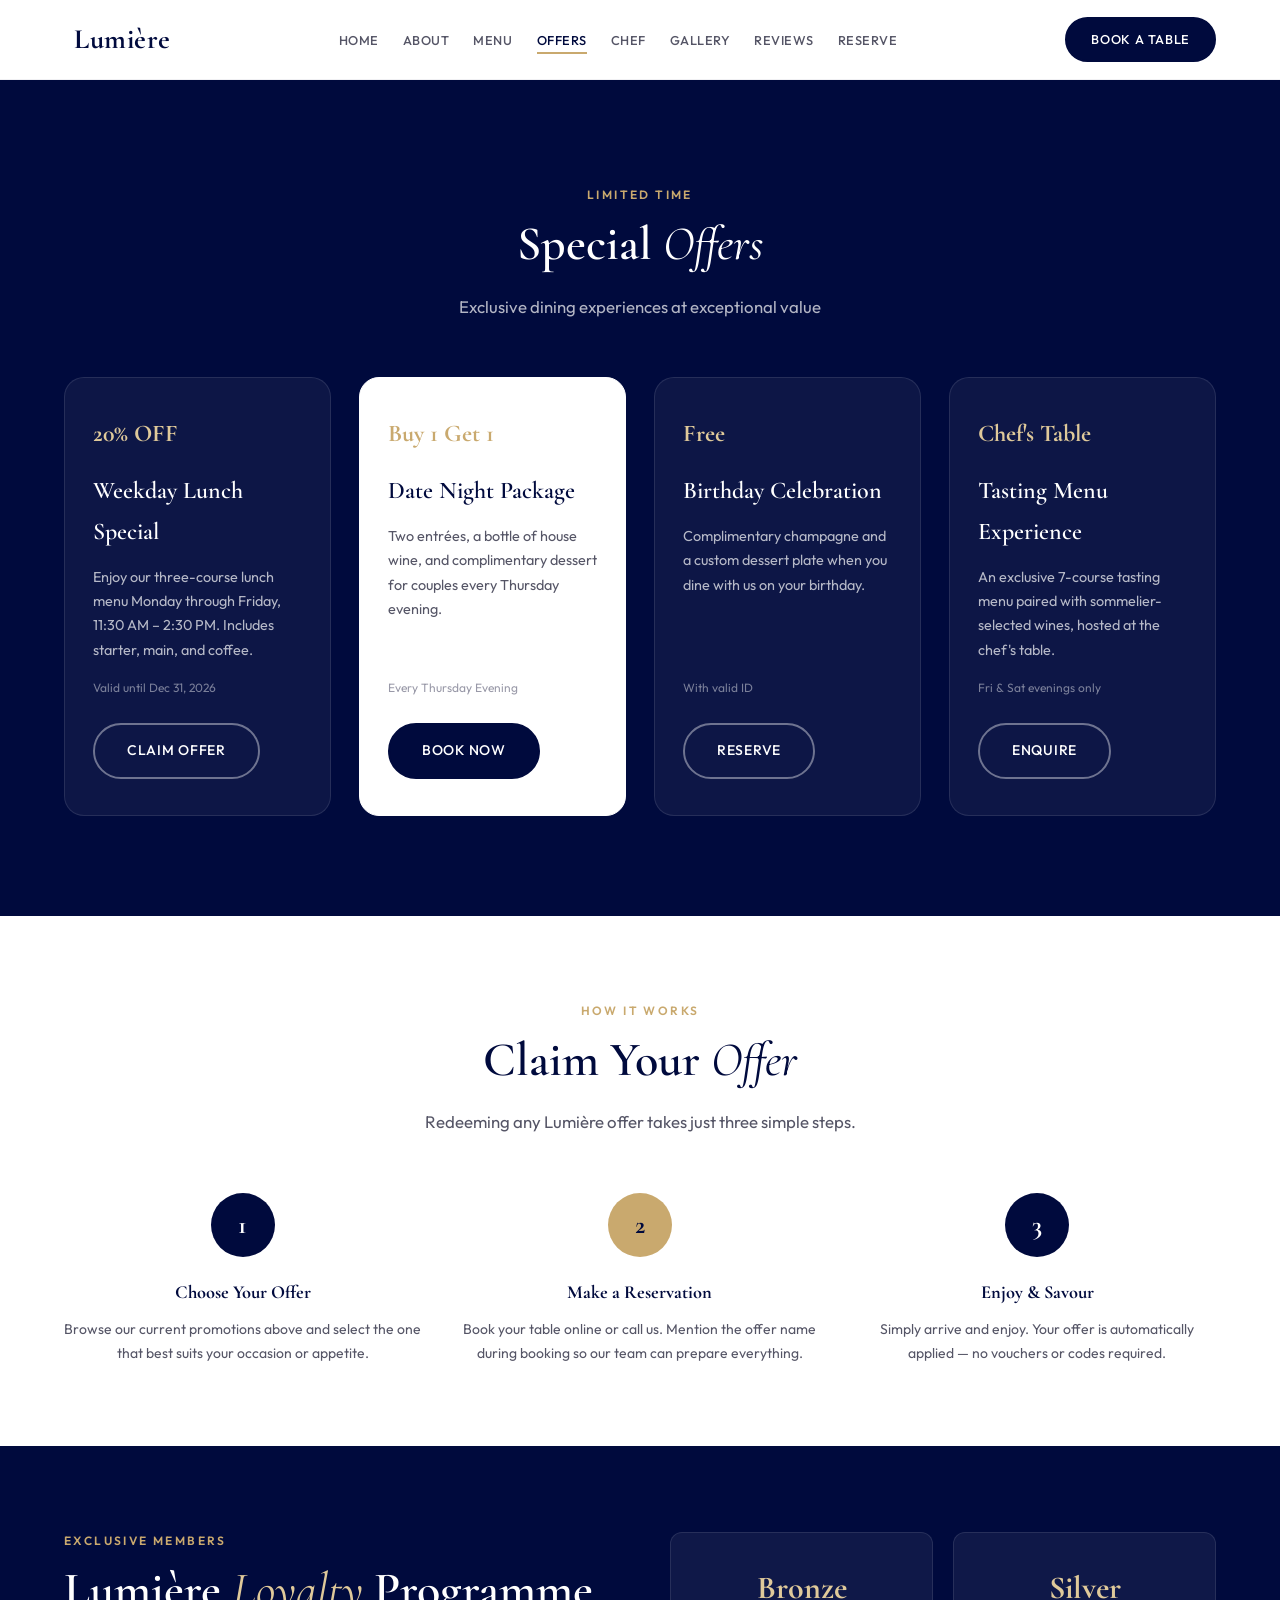
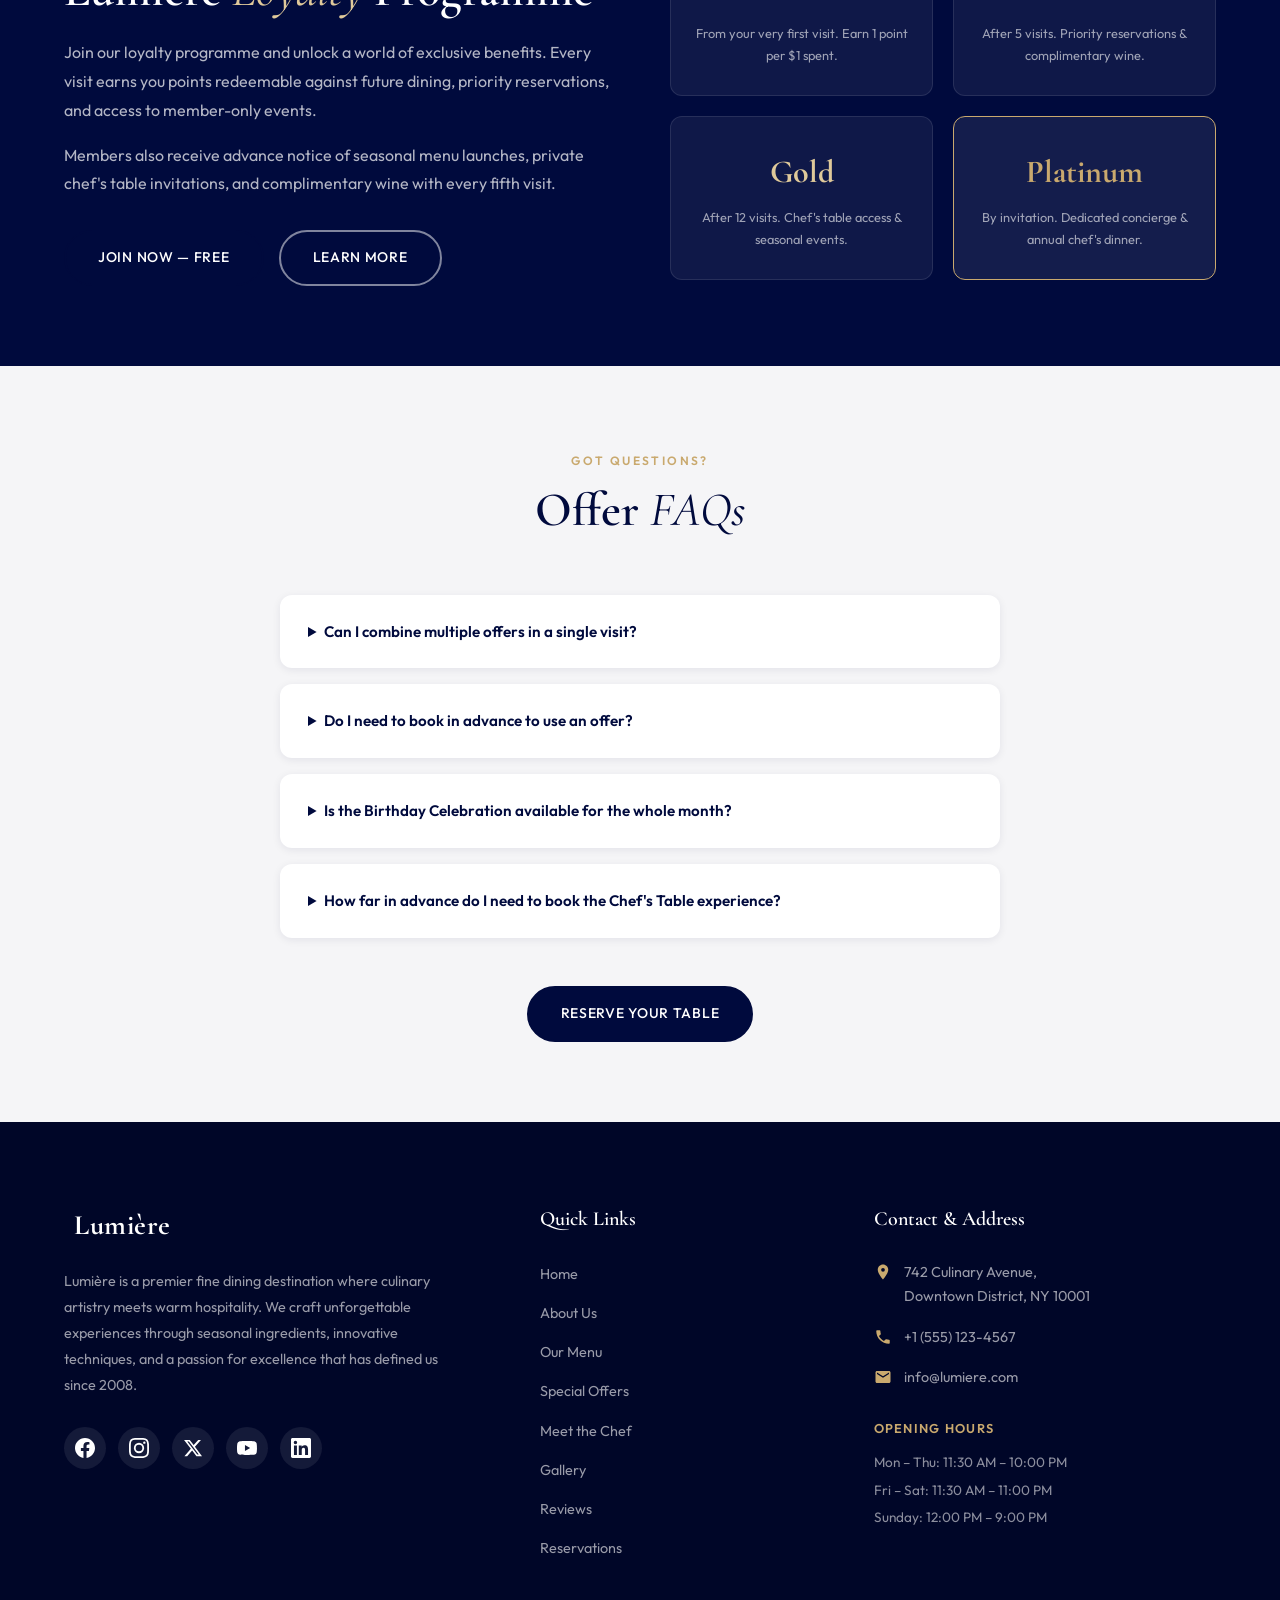
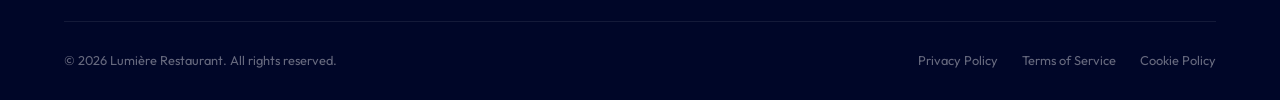
<file: offers.html>
﻿<!DOCTYPE html>
<html lang="en">
<head>
  <meta charset="UTF-8">
  <meta name="viewport" content="width=device-width, initial-scale=1.0">
  <meta name="description" content="Lumière Special Offers — Exclusive dining deals and packages.">
  <title>Lumière | Special Offers</title>
  <link rel="stylesheet" href="css/base.css">
  <link rel="stylesheet" href="css/offers.css">
  <link rel="preconnect" href="https://fonts.googleapis.com">
  <link rel="preconnect" href="https://fonts.gstatic.com" crossorigin>
  <link href="https://fonts.googleapis.com/css2?family=Cormorant+Garamond:ital,wght@0,400;0,600;0,700;1,400&family=Outfit:wght@300;400;500;600&display=swap" rel="stylesheet">
  <style>
    html { scroll-behavior: smooth; }
    @media (max-width: 768px) {
      .nav { display: none; flex-direction: column; position: absolute; top: var(--header-height); left: 0; right: 0; background: var(--white); padding: 20px 24px; border-bottom: 1px solid rgba(0,10,61,0.08); box-shadow: 0 8px 30px rgba(0,10,61,0.12); z-index: 999; }
      .nav.nav--open { display: flex; }
      .nav__list { flex-direction: column; gap: 12px; }
    }
    .offers__grid--4 { grid-template-columns: repeat(4,1fr); }
    @media (max-width: 1024px) { .offers__grid--4 { grid-template-columns: repeat(2,1fr); } }
    @media (max-width: 600px)  { .offers__grid--4 { grid-template-columns: 1fr; } }
  </style>
</head>
<body>

  <header class="header">
    <div class="container header__inner">
      <a href="index.html" class="logo"><span class="logo__icon"></span><span class="logo__text">Lumière</span></a>
      <nav class="nav" id="mainNav" aria-label="Main navigation">
        <ul class="nav__list">
          <li><a href="./index.html"       class="nav__link">Home</a></li>
          <li><a href="./about.html"       class="nav__link">About</a></li>
          <li><a href="./menu.html"        class="nav__link">Menu</a></li>
          <li><a href="./offers.html"      class="nav__link nav__link--active">Offers</a></li>
          <li><a href="./chef.html"        class="nav__link">Chef</a></li>
          <li><a href="./gallery.html"     class="nav__link">Gallery</a></li>
          <li><a href="./reviews.html"     class="nav__link">Reviews</a></li>
          <li><a href="./reservation.html" class="nav__link">Reserve</a></li>
        </ul>
      </nav>
      <a href="reservation.html" class="btn btn--primary btn--sm header__cta">Book a Table</a>
      <button class="menu-toggle" id="menuToggle" aria-label="Toggle menu" aria-expanded="false"><span></span><span></span><span></span></button>
    </div>
  </header>

  <main class="page-main">
    <section class="section offers" id="offers">
      <div class="container">
        <div class="section__header section__header--center section__header--light">
          <span class="section__eyebrow">Limited Time</span>
          <h2 class="section__title">Special <em>Offers</em></h2>
          <p class="section__subtitle">Exclusive dining experiences at exceptional value</p>
        </div>
        <div class="offers__grid offers__grid--4">
          <article class="offer-card">
            <div class="offer-card__discount">20% OFF</div>
            <h3 class="offer-card__title">Weekday Lunch Special</h3>
            <p class="offer-card__desc">Enjoy our three-course lunch menu Monday through Friday, 11:30 AM – 2:30 PM. Includes starter, main, and coffee.</p>
            <span class="offer-card__valid">Valid until Dec 31, 2026</span>
            <a href="reservation.html" class="btn btn--outline-light">Claim Offer</a>
          </article>
          <article class="offer-card offer-card--highlight">
            <div class="offer-card__discount">Buy 1 Get 1</div>
            <h3 class="offer-card__title">Date Night Package</h3>
            <p class="offer-card__desc">Two entrées, a bottle of house wine, and complimentary dessert for couples every Thursday evening.</p>
            <span class="offer-card__valid">Every Thursday Evening</span>
            <a href="reservation.html" class="btn btn--primary">Book Now</a>
          </article>
          <article class="offer-card">
            <div class="offer-card__discount">Free</div>
            <h3 class="offer-card__title">Birthday Celebration</h3>
            <p class="offer-card__desc">Complimentary champagne and a custom dessert plate when you dine with us on your birthday.</p>
            <span class="offer-card__valid">With valid ID</span>
            <a href="reservation.html" class="btn btn--outline-light">Reserve</a>
          </article>
          <article class="offer-card">
            <div class="offer-card__discount">Chef's Table</div>
            <h3 class="offer-card__title">Tasting Menu Experience</h3>
            <p class="offer-card__desc">An exclusive 7-course tasting menu paired with sommelier-selected wines, hosted at the chef's table.</p>
            <span class="offer-card__valid">Fri &amp; Sat evenings only</span>
            <a href="reservation.html" class="btn btn--outline-light">Enquire</a>
          </article>
        </div>
      </div>
    </section>
  </main>

  <!-- How It Works -->
  <section style="padding:80px 0;background:#fff;">
    <div class="container">
      <div class="section__header section__header--center">
        <span class="section__eyebrow">How It Works</span>
        <h2 class="section__title">Claim Your <em>Offer</em></h2>
        <p class="section__subtitle">Redeeming any Lumière offer takes just three simple steps.</p>
      </div>
      <div style="display:grid;grid-template-columns:repeat(3,1fr);gap:40px;margin-top:56px;">
        <div style="text-align:center;">
          <div style="width:64px;height:64px;border-radius:50%;background:var(--navy);color:#fff;display:flex;align-items:center;justify-content:center;font-family:var(--font-display);font-size:1.6rem;font-weight:700;margin:0 auto 20px;">1</div>
          <h4 style="font-family:var(--font-display);font-size:1.15rem;color:var(--navy);margin-bottom:10px;">Choose Your Offer</h4>
          <p style="font-size:0.875rem;color:var(--gray-600);line-height:1.7;">Browse our current promotions above and select the one that best suits your occasion or appetite.</p>
        </div>
        <div style="text-align:center;">
          <div style="width:64px;height:64px;border-radius:50%;background:var(--gold);color:var(--navy);display:flex;align-items:center;justify-content:center;font-family:var(--font-display);font-size:1.6rem;font-weight:700;margin:0 auto 20px;">2</div>
          <h4 style="font-family:var(--font-display);font-size:1.15rem;color:var(--navy);margin-bottom:10px;">Make a Reservation</h4>
          <p style="font-size:0.875rem;color:var(--gray-600);line-height:1.7;">Book your table online or call us. Mention the offer name during booking so our team can prepare everything.</p>
        </div>
        <div style="text-align:center;">
          <div style="width:64px;height:64px;border-radius:50%;background:var(--navy);color:#fff;display:flex;align-items:center;justify-content:center;font-family:var(--font-display);font-size:1.6rem;font-weight:700;margin:0 auto 20px;">3</div>
          <h4 style="font-family:var(--font-display);font-size:1.15rem;color:var(--navy);margin-bottom:10px;">Enjoy &amp; Savour</h4>
          <p style="font-size:0.875rem;color:var(--gray-600);line-height:1.7;">Simply arrive and enjoy. Your offer is automatically applied — no vouchers or codes required.</p>
        </div>
      </div>
    </div>
  </section>

  <!-- Loyalty Programme -->
  <section style="padding:80px 0;background:var(--navy);color:#fff;">
    <div class="container">
      <div style="display:grid;grid-template-columns:1fr 1fr;gap:60px;align-items:center;">
        <div>
          <span class="section__eyebrow" style="color:var(--gold);">Exclusive Members</span>
          <h2 class="section__title" style="color:#fff;">Lumière <em style="color:var(--gold-light);">Loyalty</em> Programme</h2>
          <p style="color:rgba(255,255,255,0.7);line-height:1.8;margin-bottom:16px;">Join our loyalty programme and unlock a world of exclusive benefits. Every visit earns you points redeemable against future dining, priority reservations, and access to member-only events.</p>
          <p style="color:rgba(255,255,255,0.7);line-height:1.8;margin-bottom:32px;">Members also receive advance notice of seasonal menu launches, private chef's table invitations, and complimentary wine with every fifth visit.</p>
          <a href="reservation.html" class="btn btn--primary" style="margin-right:12px;">Join Now — Free</a>
          <a href="about.html" class="btn btn--outline">Learn More</a>
        </div>
        <div style="display:grid;grid-template-columns:1fr 1fr;gap:20px;">
          <div style="background:rgba(255,255,255,0.06);border:1px solid rgba(255,255,255,0.1);border-radius:var(--radius);padding:28px 20px;text-align:center;">
            <div style="font-size:2rem;color:var(--gold-light);font-family:var(--font-display);font-weight:700;margin-bottom:8px;">Bronze</div>
            <p style="font-size:0.8rem;color:rgba(255,255,255,0.6);">From your very first visit. Earn 1 point per $1 spent.</p>
          </div>
          <div style="background:rgba(255,255,255,0.06);border:1px solid rgba(255,255,255,0.1);border-radius:var(--radius);padding:28px 20px;text-align:center;">
            <div style="font-size:2rem;color:var(--gold-light);font-family:var(--font-display);font-weight:700;margin-bottom:8px;">Silver</div>
            <p style="font-size:0.8rem;color:rgba(255,255,255,0.6);">After 5 visits. Priority reservations &amp; complimentary wine.</p>
          </div>
          <div style="background:rgba(255,255,255,0.06);border:1px solid rgba(255,255,255,0.1);border-radius:var(--radius);padding:28px 20px;text-align:center;">
            <div style="font-size:2rem;color:var(--gold-light);font-family:var(--font-display);font-weight:700;margin-bottom:8px;">Gold</div>
            <p style="font-size:0.8rem;color:rgba(255,255,255,0.6);">After 12 visits. Chef's table access &amp; seasonal events.</p>
          </div>
          <div style="background:rgba(255,255,255,0.08);border:1px solid var(--gold);border-radius:var(--radius);padding:28px 20px;text-align:center;">
            <div style="font-size:2rem;color:var(--gold);font-family:var(--font-display);font-weight:700;margin-bottom:8px;">Platinum</div>
            <p style="font-size:0.8rem;color:rgba(255,255,255,0.6);">By invitation. Dedicated concierge &amp; annual chef's dinner.</p>
          </div>
        </div>
      </div>
    </div>
  </section>

  <!-- FAQ -->
  <section style="padding:80px 0;background:var(--gray-100);">
    <div class="container">
      <div class="section__header section__header--center">
        <span class="section__eyebrow">Got Questions?</span>
        <h2 class="section__title">Offer <em>FAQs</em></h2>
      </div>
      <div style="max-width:720px;margin:48px auto 0;display:flex;flex-direction:column;gap:16px;">
        <details style="background:#fff;border-radius:var(--radius);padding:24px 28px;box-shadow:var(--shadow-sm);">
          <summary style="font-weight:600;color:var(--navy);cursor:pointer;font-size:0.95rem;">Can I combine multiple offers in a single visit?</summary>
          <p style="margin-top:12px;font-size:0.875rem;color:var(--gray-600);line-height:1.7;">Offers cannot be combined with one another, but they can be used alongside your Loyalty Programme points for maximum value.</p>
        </details>
        <details style="background:#fff;border-radius:var(--radius);padding:24px 28px;box-shadow:var(--shadow-sm);">
          <summary style="font-weight:600;color:var(--navy);cursor:pointer;font-size:0.95rem;">Do I need to book in advance to use an offer?</summary>
          <p style="margin-top:12px;font-size:0.875rem;color:var(--gray-600);line-height:1.7;">Yes, we recommend booking at least 48 hours in advance and mentioning the offer so our team can prepare. Walk-ins are welcome but subject to availability.</p>
        </details>
        <details style="background:#fff;border-radius:var(--radius);padding:24px 28px;box-shadow:var(--shadow-sm);">
          <summary style="font-weight:600;color:var(--navy);cursor:pointer;font-size:0.95rem;">Is the Birthday Celebration available for the whole month?</summary>
          <p style="margin-top:12px;font-size:0.875rem;color:var(--gray-600);line-height:1.7;">The birthday offer applies to your actual birthday date. Please bring a valid photo ID. We'll gladly arrange a surprise if you're celebrating for someone else.</p>
        </details>
        <details style="background:#fff;border-radius:var(--radius);padding:24px 28px;box-shadow:var(--shadow-sm);">
          <summary style="font-weight:600;color:var(--navy);cursor:pointer;font-size:0.95rem;">How far in advance do I need to book the Chef's Table experience?</summary>
          <p style="margin-top:12px;font-size:0.875rem;color:var(--gray-600);line-height:1.7;">The Chef's Table seats only 8 guests and is available on Friday and Saturday evenings. We recommend booking at least 2 weeks in advance due to high demand.</p>
        </details>
      </div>
      <div style="text-align:center;margin-top:48px;">
        <a href="reservation.html" class="btn btn--primary">Reserve Your Table</a>
      </div>
    </div>
  </section>

  <footer class="footer">
    <div class="container">
      <div class="footer__grid">
        <div class="footer__brand">
          <a href="index.html" class="logo logo--footer"><span class="logo__icon"></span><span class="logo__text">Lumière</span></a>
          <p class="footer__description">Lumière is a premier fine dining destination where culinary artistry meets warm hospitality. We craft unforgettable experiences through seasonal ingredients, innovative techniques, and a passion for excellence that has defined us since 2008.</p>
          <div class="footer__social">
            <a href="https://facebook.com" class="footer__social-link" aria-label="Facebook" target="_blank" rel="noopener noreferrer"><svg viewBox="0 0 24 24" width="20" height="20" fill="currentColor"><path d="M24 12.073c0-6.627-5.373-12-12-12s-12 5.373-12 12c0 5.99 4.388 10.954 10.125 11.854v-8.385H7.078v-3.47h3.047V9.43c0-3.007 1.792-4.669 4.533-4.669 1.312 0 2.686.235 2.686.235v2.953H15.83c-1.491 0-1.956.925-1.956 1.874v2.25h3.328l-.532 3.47h-2.796v8.385C19.612 23.027 24 18.062 24 12.073z"/></svg></a>
            <a href="https://instagram.com" class="footer__social-link" aria-label="Instagram" target="_blank" rel="noopener noreferrer"><svg viewBox="0 0 24 24" width="20" height="20" fill="currentColor"><path d="M12 2.163c3.204 0 3.584.012 4.85.07 3.252.148 4.771 1.691 4.919 4.919.058 1.265.069 1.645.069 4.849 0 3.205-.012 3.584-.069 4.849-.149 3.225-1.664 4.771-4.919 4.919-1.266.058-1.644.07-4.85.07-3.204 0-3.584-.012-4.849-.07-3.26-.149-4.771-1.699-4.919-4.92-.058-1.265-.07-1.644-.07-4.849 0-3.204.013-3.583.07-4.849.149-3.227 1.664-4.771 4.919-4.919 1.266-.057 1.645-.069 4.849-.069zM12 0C8.741 0 8.333.014 7.053.072 2.695.272.273 2.69.073 7.052.014 8.333 0 8.741 0 12c0 3.259.014 3.668.072 4.948.2 4.358 2.618 6.78 6.98 6.98C8.333 23.986 8.741 24 12 24c3.259 0 3.668-.014 4.948-.072 4.354-.2 6.782-2.618 6.979-6.98.059-1.28.073-1.689.073-4.948 0-3.259-.014-3.667-.072-4.947-.196-4.354-2.617-6.78-6.979-6.98C15.668.014 15.259 0 12 0zm0 5.838a6.162 6.162 0 100 12.324 6.162 6.162 0 000-12.324zM12 16a4 4 0 110-8 4 4 0 010 8zm6.406-11.845a1.44 1.44 0 100 2.881 1.44 1.44 0 000-2.881z"/></svg></a>
            <a href="https://twitter.com" class="footer__social-link" aria-label="Twitter" target="_blank" rel="noopener noreferrer"><svg viewBox="0 0 24 24" width="20" height="20" fill="currentColor"><path d="M18.244 2.25h3.308l-7.227 8.26 8.502 11.24H16.17l-5.214-6.817L4.99 21.75H1.68l7.73-8.835L1.254 2.25H8.08l4.713 6.231zm-1.161 17.52h1.833L7.084 4.126H5.117z"/></svg></a>
            <a href="https://youtube.com" class="footer__social-link" aria-label="YouTube" target="_blank" rel="noopener noreferrer"><svg viewBox="0 0 24 24" width="20" height="20" fill="currentColor"><path d="M23.498 6.186a3.016 3.016 0 00-2.122-2.136C19.505 3.545 12 3.545 12 3.545s-7.505 0-9.377.505A3.017 3.017 0 00.502 6.186C0 8.07 0 12 0 12s0 3.93.502 5.814a3.016 3.016 0 002.122 2.136c1.871.505 9.376.505 9.376.505s7.505 0 9.377-.505a3.015 3.015 0 002.122-2.136C24 15.93 24 12 24 12s0-3.93-.502-5.814zM9.545 15.568V8.432L15.818 12l-6.273 3.568z"/></svg></a>
            <a href="https://linkedin.com" class="footer__social-link" aria-label="LinkedIn" target="_blank" rel="noopener noreferrer"><svg viewBox="0 0 24 24" width="20" height="20" fill="currentColor"><path d="M20.447 20.452h-3.554v-5.569c0-1.328-.027-3.037-1.852-3.037-1.853 0-2.136 1.445-2.136 2.939v5.667H9.351V9h3.414v1.561h.046c.477-.9 1.637-1.85 3.37-1.85 3.601 0 4.267 2.37 4.267 5.455v6.286zM5.337 7.433a2.062 2.062 0 01-2.063-2.065 2.064 2.064 0 114.127 0 2.063 2.063 0 01-2.064 2.065zm1.782 13.019H3.555V9h3.564v11.452zM22.225 0H1.771C.792 0 0 .774 0 1.729v20.542C0 23.227.792 24 1.771 24h20.451C23.2 24 24 23.227 24 22.271V1.729C24 .774 23.2 0 22.222 0h.003z"/></svg></a>
          </div>
        </div>
        <div class="footer__links"><h3 class="footer__heading">Quick Links</h3><ul class="footer__list"><li><a href="index.html">Home</a></li><li><a href="about.html">About Us</a></li><li><a href="menu.html">Our Menu</a></li><li><a href="offers.html">Special Offers</a></li><li><a href="chef.html">Meet the Chef</a></li><li><a href="gallery.html">Gallery</a></li><li><a href="reviews.html">Reviews</a></li><li><a href="reservation.html">Reservations</a></li></ul></div>
        <div class="footer__contact"><h3 class="footer__heading">Contact &amp; Address</h3><address class="footer__address"><div class="footer__address-item"><svg viewBox="0 0 24 24" width="18" height="18" fill="currentColor"><path d="M12 2C8.13 2 5 5.13 5 9c0 5.25 7 13 7 13s7-7.75 7-13c0-3.87-3.13-7-7-7zm0 9.5a2.5 2.5 0 010-5 2.5 2.5 0 010 5z"/></svg><span>742 Culinary Avenue,<br>Downtown District, NY 10001</span></div><div class="footer__address-item"><svg viewBox="0 0 24 24" width="18" height="18" fill="currentColor"><path d="M6.62 10.79c1.44 2.83 3.76 5.14 6.59 6.59l2.2-2.2c.27-.27.67-.36 1.02-.24 1.12.37 2.33.57 3.57.57.55 0 1 .45 1 1V20c0 .55-.45 1-1 1-9.39 0-17-7.61-17-17 0-.55.45-1 1-1h3.5c.55 0 1 .45 1 1 0 1.25.2 2.45.57 3.57.11.35.03.74-.25 1.02l-2.2 2.2z"/></svg><a href="tel:+15551234567">+1 (555) 123-4567</a></div><div class="footer__address-item"><svg viewBox="0 0 24 24" width="18" height="18" fill="currentColor"><path d="M20 4H4c-1.1 0-1.99.9-1.99 2L2 18c0 1.1.9 2 2 2h16c1.1 0 2-.9 2-2V6c0-1.1-.9-2-2-2zm0 4l-8 5-8-5V6l8 5 8-5v2z"/></svg><a href="mailto:info@lumiere.com">info@lumiere.com</a></div></address><div class="footer__hours"><h4>Opening Hours</h4><p>Mon – Thu: 11:30 AM – 10:00 PM</p><p>Fri – Sat: 11:30 AM – 11:00 PM</p><p>Sunday: 12:00 PM – 9:00 PM</p></div></div>
      </div>
      <div class="footer__bottom"><p>&copy; 2026 Lumière Restaurant. All rights reserved.</p><div class="footer__bottom-links"><a href="#">Privacy Policy</a><a href="#">Terms of Service</a><a href="#">Cookie Policy</a></div></div>
    </div>
  </footer>
  <script>
    var toggle = document.getElementById('menuToggle');
    var nav = document.getElementById('mainNav');
    toggle.addEventListener('click', function() { var open = nav.classList.toggle('nav--open'); toggle.setAttribute('aria-expanded', open); });
  </script>
</body>
</html>
</file>
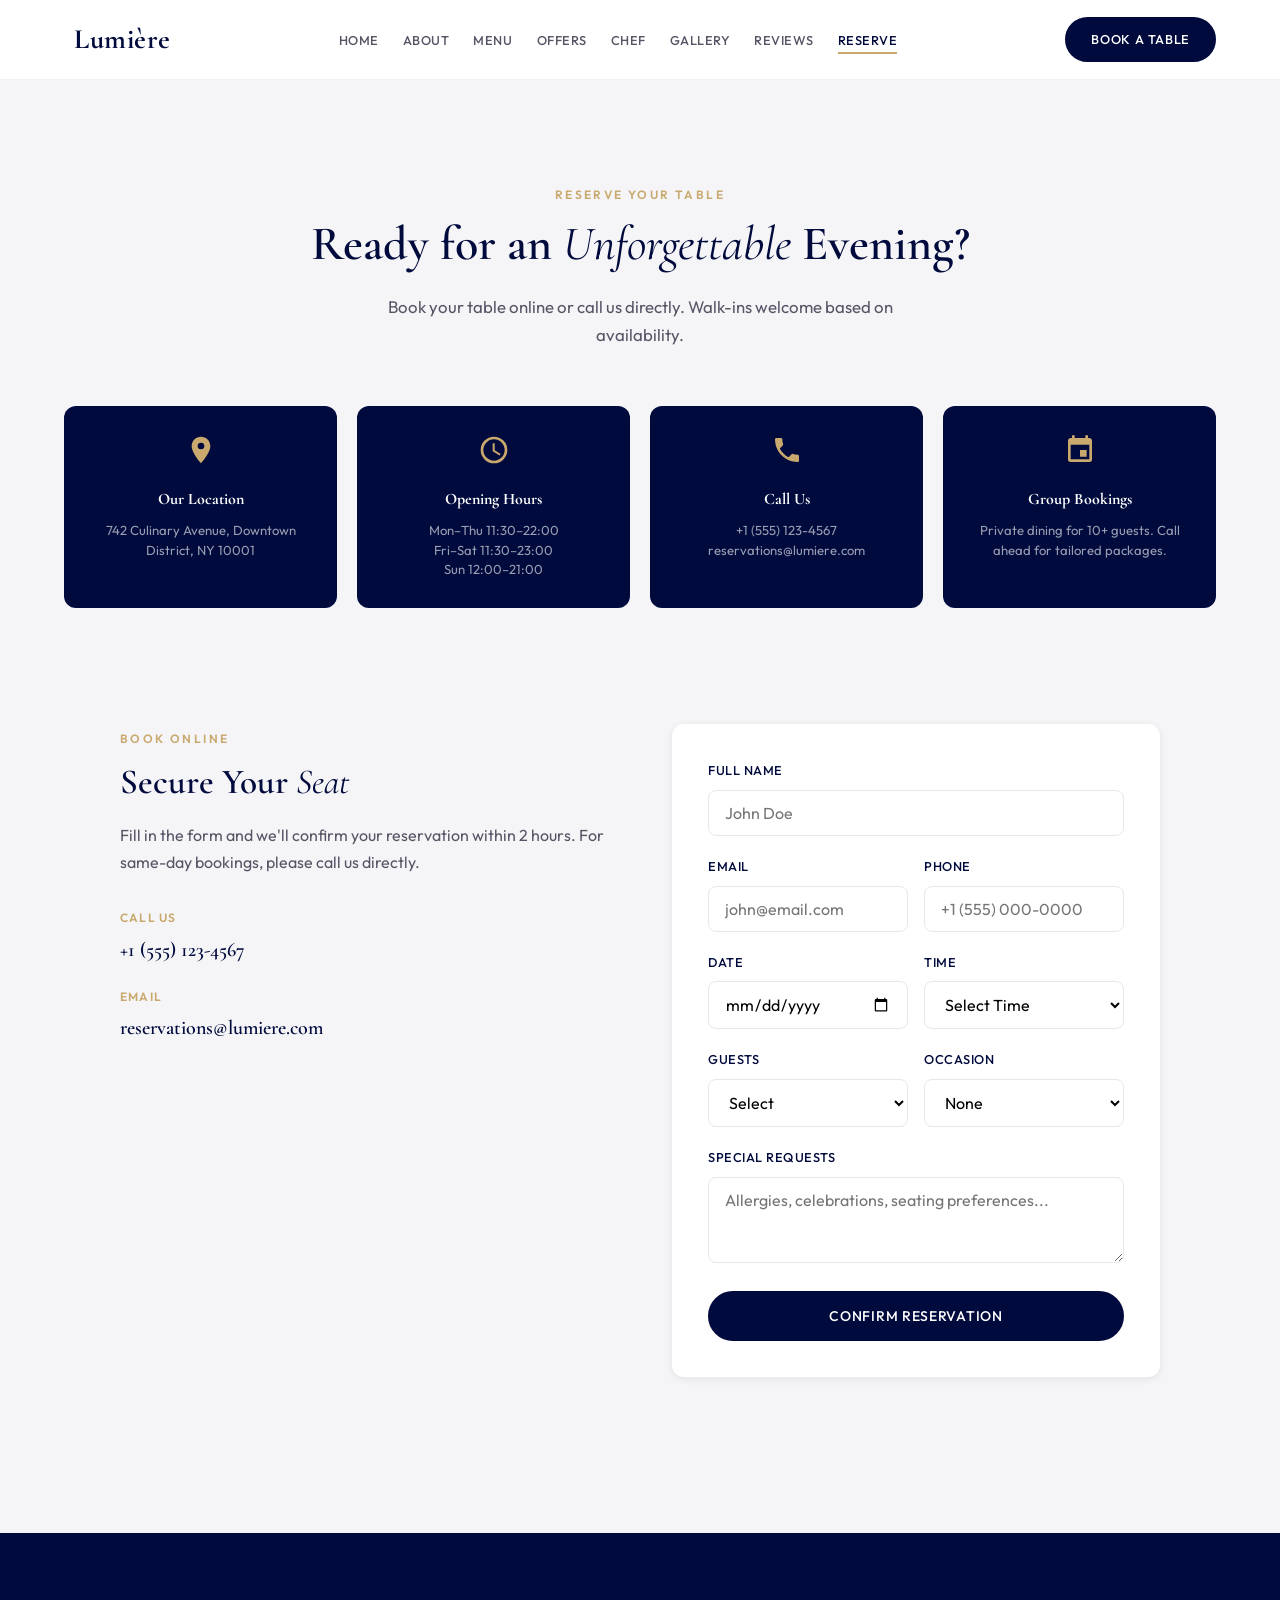
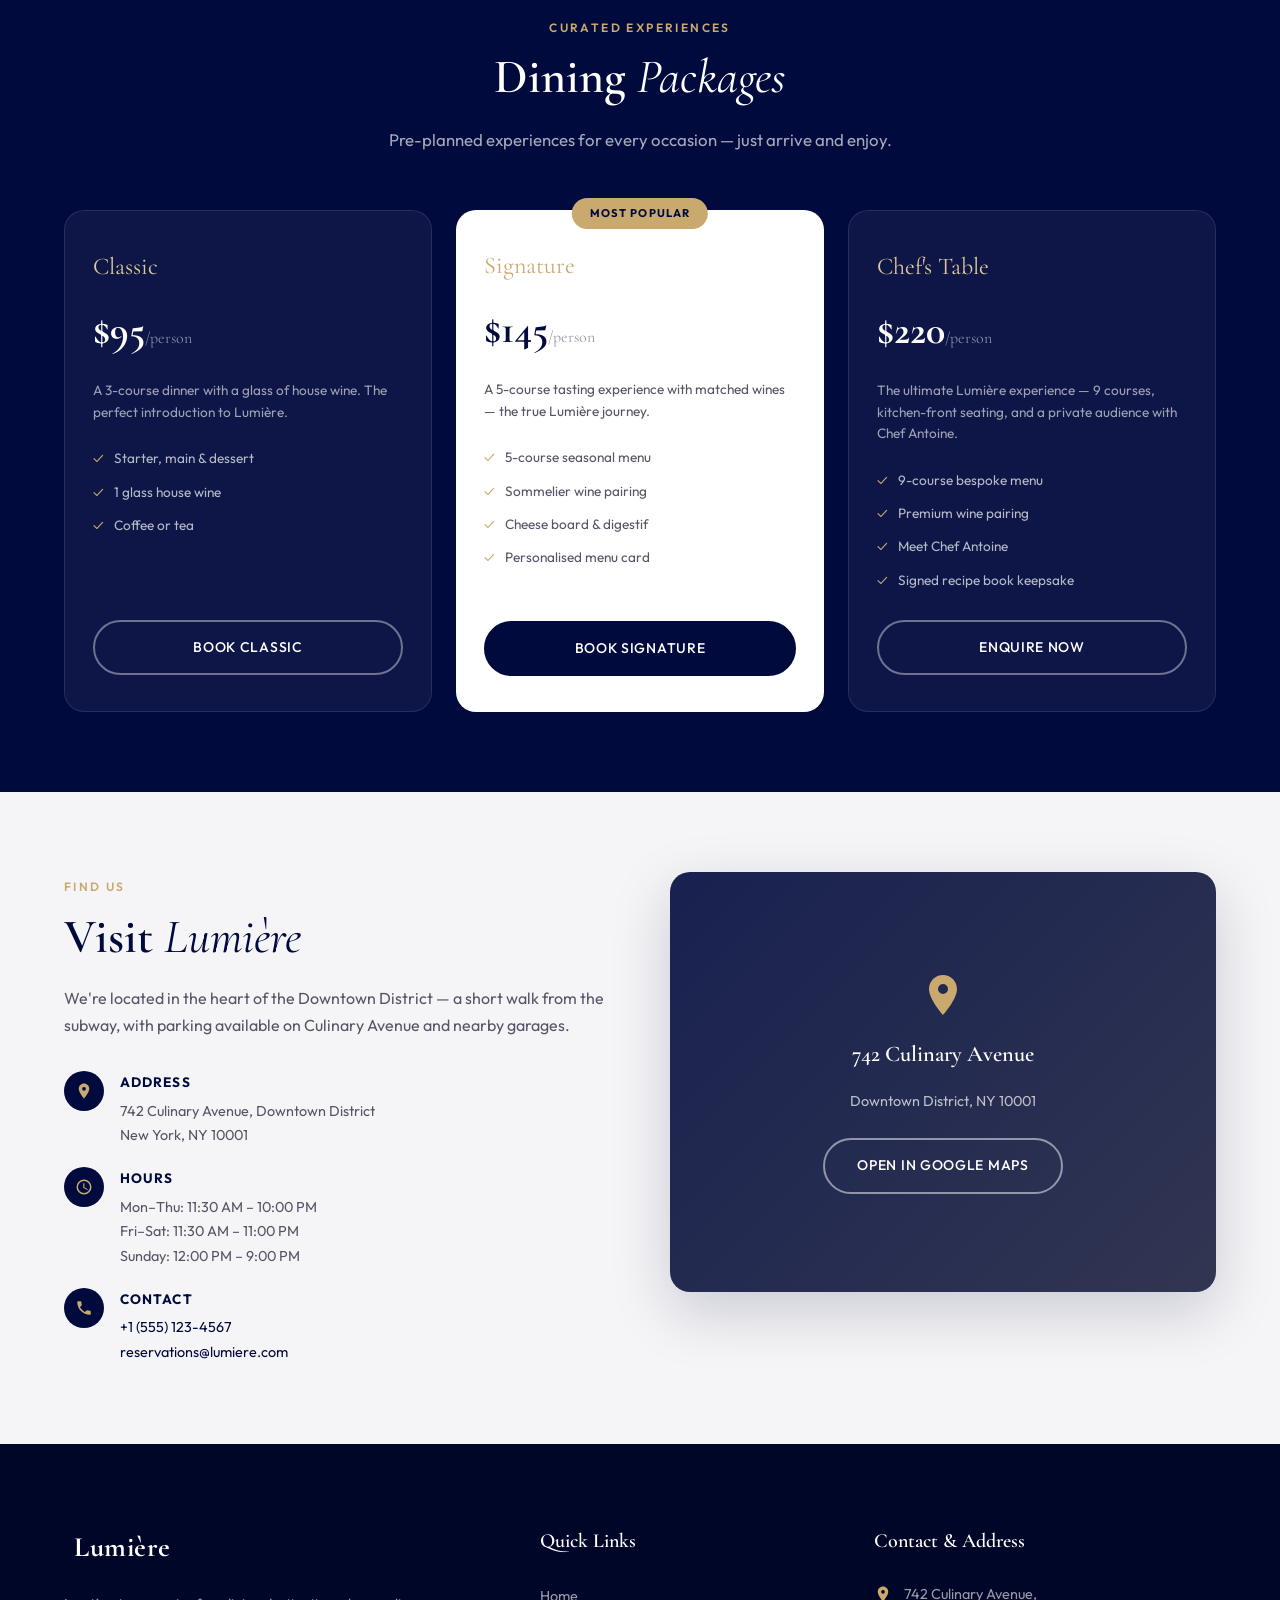
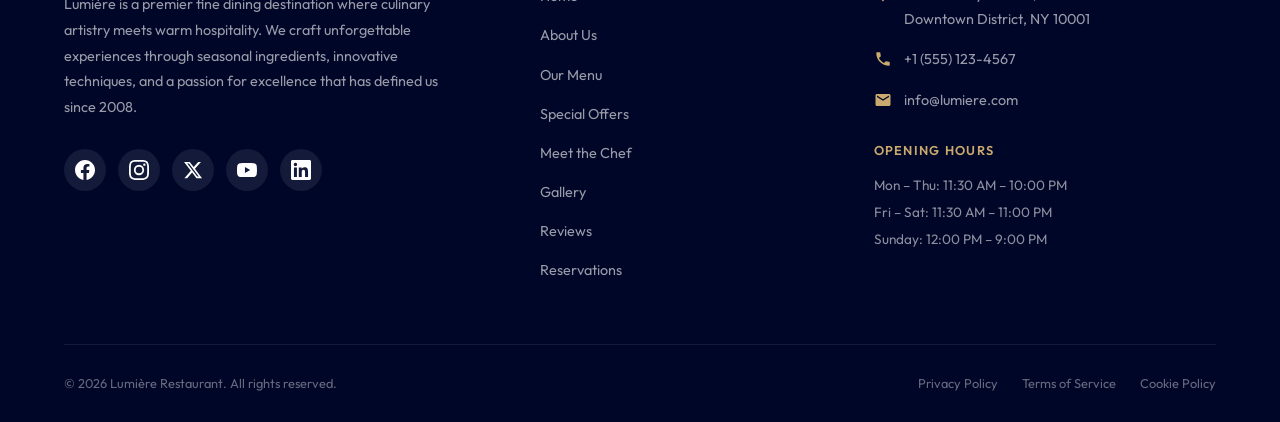
<file: reservation.html>
﻿<!DOCTYPE html>
<html lang="en">
<head>
  <meta charset="UTF-8">
  <meta name="viewport" content="width=device-width, initial-scale=1.0">
  <meta name="description" content="Reserve a table at Lumière — Book your fine dining experience online.">
  <title>Lumière | Reservations</title>
  <link rel="stylesheet" href="css/base.css">
  <link rel="stylesheet" href="css/reservation.css">
  <link rel="preconnect" href="https://fonts.googleapis.com">
  <link rel="preconnect" href="https://fonts.gstatic.com" crossorigin>
  <link href="https://fonts.googleapis.com/css2?family=Cormorant+Garamond:ital,wght@0,400;0,600;0,700;1,400&family=Outfit:wght@300;400;500;600&display=swap" rel="stylesheet">
  <style>
    html { scroll-behavior: smooth; }
    @media (max-width: 768px) {
      .nav { display: none; flex-direction: column; position: absolute; top: var(--header-height); left: 0; right: 0; background: var(--white); padding: 20px 24px; border-bottom: 1px solid rgba(0,10,61,0.08); box-shadow: 0 8px 30px rgba(0,10,61,0.12); z-index: 999; }
      .nav.nav--open { display: flex; }
      .nav__list { flex-direction: column; gap: 12px; }
    }
    .reservation--light { background: var(--gray-100); }
    .reservation__info-grid { display: grid; grid-template-columns: repeat(4,1fr); gap: 20px; margin-bottom: 60px; }
    .reservation__info-card { background: var(--navy); color: var(--white); border-radius: var(--radius); padding: 28px 20px; text-align: center; }
    .reservation__info-card svg { color: var(--gold); margin-bottom: 12px; }
    .reservation__info-card h4 { font-family: var(--font-display); font-size: 1rem; margin-bottom: 8px; color: var(--white); }
    .reservation__info-card p { font-size: 0.82rem; color: rgba(255,255,255,0.6); line-height: 1.5; }
    @media (max-width: 1024px) { .reservation__info-grid { grid-template-columns: repeat(2,1fr); } }
    @media (max-width: 600px)  { .reservation__info-grid { grid-template-columns: 1fr; } }
  </style>
</head>
<body>

  <header class="header">
    <div class="container header__inner">
      <a href="index.html" class="logo"><span class="logo__icon"></span><span class="logo__text">Lumière</span></a>
      <nav class="nav" id="mainNav" aria-label="Main navigation">
        <ul class="nav__list">
          <li><a href="./index.html"       class="nav__link">Home</a></li>
          <li><a href="./about.html"       class="nav__link">About</a></li>
          <li><a href="./menu.html"        class="nav__link">Menu</a></li>
          <li><a href="./offers.html"      class="nav__link">Offers</a></li>
          <li><a href="./chef.html"        class="nav__link">Chef</a></li>
          <li><a href="./gallery.html"     class="nav__link">Gallery</a></li>
          <li><a href="./reviews.html"     class="nav__link">Reviews</a></li>
          <li><a href="./reservation.html" class="nav__link nav__link--active">Reserve</a></li>
        </ul>
      </nav>
      <a href="reservation.html" class="btn btn--primary btn--sm header__cta">Book a Table</a>
      <button class="menu-toggle" id="menuToggle" aria-label="Toggle menu" aria-expanded="false"><span></span><span></span><span></span></button>
    </div>
  </header>

  <main class="page-main">
    <section class="section reservation reservation--light" id="reservation">
      <div class="container">
        <div class="section__header section__header--center">
          <span class="section__eyebrow">Reserve Your Table</span>
          <h2 class="section__title">Ready for an <em>Unforgettable</em> Evening?</h2>
          <p class="section__subtitle">Book your table online or call us directly. Walk-ins welcome based on availability.</p>
        </div>
        <div class="reservation__info-grid">
          <div class="reservation__info-card">
            <svg viewBox="0 0 24 24" width="32" height="32" fill="currentColor"><path d="M12 2C8.13 2 5 5.13 5 9c0 5.25 7 13 7 13s7-7.75 7-13c0-3.87-3.13-7-7-7zm0 9.5a2.5 2.5 0 010-5 2.5 2.5 0 010 5z"/></svg>
            <h4>Our Location</h4><p>742 Culinary Avenue, Downtown District, NY 10001</p>
          </div>
          <div class="reservation__info-card">
            <svg viewBox="0 0 24 24" width="32" height="32" fill="currentColor"><path d="M12 2a10 10 0 100 20A10 10 0 0012 2zm0 18a8 8 0 110-16 8 8 0 010 16zm.5-13H11v6l5.25 3.15.75-1.23-4.5-2.67V7z"/></svg>
            <h4>Opening Hours</h4><p>Mon–Thu 11:30–22:00<br>Fri–Sat 11:30–23:00<br>Sun 12:00–21:00</p>
          </div>
          <div class="reservation__info-card">
            <svg viewBox="0 0 24 24" width="32" height="32" fill="currentColor"><path d="M6.62 10.79c1.44 2.83 3.76 5.14 6.59 6.59l2.2-2.2c.27-.27.67-.36 1.02-.24 1.12.37 2.33.57 3.57.57.55 0 1 .45 1 1V20c0 .55-.45 1-1 1-9.39 0-17-7.61-17-17 0-.55.45-1 1-1h3.5c.55 0 1 .45 1 1 0 1.25.2 2.45.57 3.57.11.35.03.74-.25 1.02l-2.2 2.2z"/></svg>
            <h4>Call Us</h4><p>+1 (555) 123-4567<br>reservations@lumiere.com</p>
          </div>
          <div class="reservation__info-card">
            <svg viewBox="0 0 24 24" width="32" height="32" fill="currentColor"><path d="M17 12h-5v5h5v-5zM16 1v2H8V1H6v2H5c-1.11 0-1.99.9-1.99 2L3 19a2 2 0 002 2h14a2 2 0 002-2V5c0-1.1-.89-2-2-2h-1V1h-2zm3 18H5V8h14v11z"/></svg>
            <h4>Group Bookings</h4><p>Private dining for 10+ guests. Call ahead for tailored packages.</p>
          </div>
        </div>
        <div class="reservation__inner">
          <div class="reservation__content">
            <span class="section__eyebrow">Book Online</span>
            <h3 class="section__title" style="font-size:clamp(1.6rem,3vw,2.2rem);">Secure Your <em>Seat</em></h3>
            <p class="section__text">Fill in the form and we'll confirm your reservation within 2 hours. For same-day bookings, please call us directly.</p>
            <div class="reservation__contact">
              <div class="reservation__contact-item">
                <span class="reservation__contact-label">Call Us</span>
                <a href="tel:+15551234567">+1 (555) 123-4567</a>
              </div>
              <div class="reservation__contact-item">
                <span class="reservation__contact-label">Email</span>
                <a href="mailto:reservations@lumiere.com">reservations@lumiere.com</a>
              </div>
            </div>
          </div>
          <form class="reservation__form" action="#" method="post">
            <div class="form-group">
              <label for="name">Full Name</label>
              <input type="text" id="name" name="name" placeholder="John Doe" required>
            </div>
            <div class="form-row">
              <div class="form-group">
                <label for="email">Email</label>
                <input type="email" id="email" name="email" placeholder="john@email.com" required>
              </div>
              <div class="form-group">
                <label for="phone">Phone</label>
                <input type="tel" id="phone" name="phone" placeholder="+1 (555) 000-0000">
              </div>
            </div>
            <div class="form-row">
              <div class="form-group">
                <label for="date">Date</label>
                <input type="date" id="date" name="date" required>
              </div>
              <div class="form-group">
                <label for="time">Time</label>
                <select id="time" name="time" required>
                  <option value="">Select Time</option>
                  <option>11:30 AM</option><option>12:00 PM</option><option>12:30 PM</option>
                  <option>1:00 PM</option><option>6:00 PM</option><option>6:30 PM</option>
                  <option>7:00 PM</option><option>7:30 PM</option><option>8:00 PM</option>
                  <option>8:30 PM</option><option>9:00 PM</option>
                </select>
              </div>
            </div>
            <div class="form-row">
              <div class="form-group">
                <label for="guests">Guests</label>
                <select id="guests" name="guests" required>
                  <option value="">Select</option>
                  <option value="1">1 Guest</option><option value="2">2 Guests</option>
                  <option value="3">3 Guests</option><option value="4">4 Guests</option>
                  <option value="5">5 Guests</option><option value="6">6+ Guests</option>
                </select>
              </div>
              <div class="form-group">
                <label for="occasion">Occasion</label>
                <select id="occasion" name="occasion">
                  <option value="">None</option>
                  <option>Birthday</option><option>Anniversary</option>
                  <option>Business Dinner</option><option>Date Night</option><option>Other</option>
                </select>
              </div>
            </div>
            <div class="form-group">
              <label for="message">Special Requests</label>
              <textarea id="message" name="message" rows="3" placeholder="Allergies, celebrations, seating preferences..."></textarea>
            </div>
            <button type="submit" class="btn btn--primary btn--full">Confirm Reservation</button>
          </form>
        </div>
      </div>
    </section>
  </main>

  <!-- Dining Packages -->
  <section style="padding:80px 0;background:var(--navy);color:#fff;">
    <div class="container">
      <div class="section__header section__header--center section__header--light">
        <span class="section__eyebrow">Curated Experiences</span>
        <h2 class="section__title">Dining <em>Packages</em></h2>
        <p class="section__subtitle" style="color:rgba(255,255,255,0.65);">Pre-planned experiences for every occasion — just arrive and enjoy.</p>
      </div>
      <div style="display:grid;grid-template-columns:repeat(3,1fr);gap:24px;margin-top:48px;">
        <div style="background:rgba(255,255,255,0.05);border:1px solid rgba(255,255,255,0.1);border-radius:var(--radius-lg);padding:36px 28px;display:flex;flex-direction:column;">
          <div style="font-family:var(--font-display);font-size:1.5rem;color:var(--gold-light);margin-bottom:8px;">Classic</div>
          <div style="font-family:var(--font-display);font-size:2.5rem;font-weight:700;color:#fff;margin-bottom:4px;">$95<span style="font-size:1rem;font-weight:400;color:rgba(255,255,255,0.5);">/person</span></div>
          <p style="font-size:0.85rem;color:rgba(255,255,255,0.6);margin:12px 0 24px;line-height:1.6;">A 3-course dinner with a glass of house wine. The perfect introduction to Lumière.</p>
          <ul style="list-style:none;display:flex;flex-direction:column;gap:10px;flex:1;margin-bottom:28px;">
            <li style="font-size:0.85rem;color:rgba(255,255,255,0.7);display:flex;gap:10px;"><span style="color:var(--gold);">✓</span>Starter, main &amp; dessert</li>
            <li style="font-size:0.85rem;color:rgba(255,255,255,0.7);display:flex;gap:10px;"><span style="color:var(--gold);">✓</span>1 glass house wine</li>
            <li style="font-size:0.85rem;color:rgba(255,255,255,0.7);display:flex;gap:10px;"><span style="color:var(--gold);">✓</span>Coffee or tea</li>
          </ul>
          <a href="#reservation" class="btn btn--outline-light">Book Classic</a>
        </div>
        <div style="background:#fff;color:var(--navy);border-radius:var(--radius-lg);padding:36px 28px;display:flex;flex-direction:column;position:relative;">
          <div style="position:absolute;top:-12px;left:50%;transform:translateX(-50%);background:var(--gold);color:var(--navy);font-size:0.7rem;font-weight:700;letter-spacing:0.1em;text-transform:uppercase;padding:6px 18px;border-radius:50px;">Most Popular</div>
          <div style="font-family:var(--font-display);font-size:1.5rem;color:var(--gold);margin-bottom:8px;">Signature</div>
          <div style="font-family:var(--font-display);font-size:2.5rem;font-weight:700;color:var(--navy);margin-bottom:4px;">$145<span style="font-size:1rem;font-weight:400;color:var(--gray-400);">/person</span></div>
          <p style="font-size:0.85rem;color:var(--gray-600);margin:12px 0 24px;line-height:1.6;">A 5-course tasting experience with matched wines — the true Lumière journey.</p>
          <ul style="list-style:none;display:flex;flex-direction:column;gap:10px;flex:1;margin-bottom:28px;">
            <li style="font-size:0.85rem;color:var(--gray-600);display:flex;gap:10px;"><span style="color:var(--gold);">✓</span>5-course seasonal menu</li>
            <li style="font-size:0.85rem;color:var(--gray-600);display:flex;gap:10px;"><span style="color:var(--gold);">✓</span>Sommelier wine pairing</li>
            <li style="font-size:0.85rem;color:var(--gray-600);display:flex;gap:10px;"><span style="color:var(--gold);">✓</span>Cheese board &amp; digestif</li>
            <li style="font-size:0.85rem;color:var(--gray-600);display:flex;gap:10px;"><span style="color:var(--gold);">✓</span>Personalised menu card</li>
          </ul>
          <a href="#reservation" class="btn btn--primary">Book Signature</a>
        </div>
        <div style="background:rgba(255,255,255,0.05);border:1px solid rgba(255,255,255,0.1);border-radius:var(--radius-lg);padding:36px 28px;display:flex;flex-direction:column;">
          <div style="font-family:var(--font-display);font-size:1.5rem;color:var(--gold-light);margin-bottom:8px;">Chef's Table</div>
          <div style="font-family:var(--font-display);font-size:2.5rem;font-weight:700;color:#fff;margin-bottom:4px;">$220<span style="font-size:1rem;font-weight:400;color:rgba(255,255,255,0.5);">/person</span></div>
          <p style="font-size:0.85rem;color:rgba(255,255,255,0.6);margin:12px 0 24px;line-height:1.6;">The ultimate Lumière experience — 9 courses, kitchen-front seating, and a private audience with Chef Antoine.</p>
          <ul style="list-style:none;display:flex;flex-direction:column;gap:10px;flex:1;margin-bottom:28px;">
            <li style="font-size:0.85rem;color:rgba(255,255,255,0.7);display:flex;gap:10px;"><span style="color:var(--gold);">✓</span>9-course bespoke menu</li>
            <li style="font-size:0.85rem;color:rgba(255,255,255,0.7);display:flex;gap:10px;"><span style="color:var(--gold);">✓</span>Premium wine pairing</li>
            <li style="font-size:0.85rem;color:rgba(255,255,255,0.7);display:flex;gap:10px;"><span style="color:var(--gold);">✓</span>Meet Chef Antoine</li>
            <li style="font-size:0.85rem;color:rgba(255,255,255,0.7);display:flex;gap:10px;"><span style="color:var(--gold);">✓</span>Signed recipe book keepsake</li>
          </ul>
          <a href="#reservation" class="btn btn--outline-light">Enquire Now</a>
        </div>
      </div>
    </div>
  </section>

  <!-- Location + Map -->
  <section style="padding:80px 0;background:var(--gray-100);">
    <div class="container">
      <div style="display:grid;grid-template-columns:1fr 1fr;gap:60px;align-items:start;">
        <div>
          <span class="section__eyebrow">Find Us</span>
          <h2 class="section__title">Visit <em>Lumière</em></h2>
          <p class="section__text">We're located in the heart of the Downtown District — a short walk from the subway, with parking available on Culinary Avenue and nearby garages.</p>
          <div style="display:flex;flex-direction:column;gap:20px;margin-top:32px;">
            <div style="display:flex;gap:16px;align-items:flex-start;">
              <div style="width:40px;height:40px;border-radius:50%;background:var(--navy);display:flex;align-items:center;justify-content:center;flex-shrink:0;">
                <svg viewBox="0 0 24 24" width="18" height="18" fill="var(--gold)"><path d="M12 2C8.13 2 5 5.13 5 9c0 5.25 7 13 7 13s7-7.75 7-13c0-3.87-3.13-7-7-7zm0 9.5a2.5 2.5 0 010-5 2.5 2.5 0 010 5z"/></svg>
              </div>
              <div><strong style="display:block;color:var(--navy);font-size:0.85rem;text-transform:uppercase;letter-spacing:0.08em;margin-bottom:4px;">Address</strong><p style="font-size:0.9rem;color:var(--gray-600);">742 Culinary Avenue, Downtown District<br>New York, NY 10001</p></div>
            </div>
            <div style="display:flex;gap:16px;align-items:flex-start;">
              <div style="width:40px;height:40px;border-radius:50%;background:var(--navy);display:flex;align-items:center;justify-content:center;flex-shrink:0;">
                <svg viewBox="0 0 24 24" width="18" height="18" fill="var(--gold)"><path d="M12 2a10 10 0 100 20A10 10 0 0012 2zm0 18a8 8 0 110-16 8 8 0 010 16zm.5-13H11v6l5.25 3.15.75-1.23-4.5-2.67V7z"/></svg>
              </div>
              <div><strong style="display:block;color:var(--navy);font-size:0.85rem;text-transform:uppercase;letter-spacing:0.08em;margin-bottom:4px;">Hours</strong><p style="font-size:0.9rem;color:var(--gray-600);">Mon–Thu: 11:30 AM – 10:00 PM<br>Fri–Sat: 11:30 AM – 11:00 PM<br>Sunday: 12:00 PM – 9:00 PM</p></div>
            </div>
            <div style="display:flex;gap:16px;align-items:flex-start;">
              <div style="width:40px;height:40px;border-radius:50%;background:var(--navy);display:flex;align-items:center;justify-content:center;flex-shrink:0;">
                <svg viewBox="0 0 24 24" width="18" height="18" fill="var(--gold)"><path d="M6.62 10.79c1.44 2.83 3.76 5.14 6.59 6.59l2.2-2.2c.27-.27.67-.36 1.02-.24 1.12.37 2.33.57 3.57.57.55 0 1 .45 1 1V20c0 .55-.45 1-1 1-9.39 0-17-7.61-17-17 0-.55.45-1 1-1h3.5c.55 0 1 .45 1 1 0 1.25.2 2.45.57 3.57.11.35.03.74-.25 1.02l-2.2 2.2z"/></svg>
              </div>
              <div><strong style="display:block;color:var(--navy);font-size:0.85rem;text-transform:uppercase;letter-spacing:0.08em;margin-bottom:4px;">Contact</strong><p style="font-size:0.9rem;color:var(--gray-600);"><a href="tel:+15551234567" style="color:var(--navy);">+1 (555) 123-4567</a><br><a href="mailto:reservations@lumiere.com" style="color:var(--navy);">reservations@lumiere.com</a></p></div>
            </div>
          </div>
        </div>
        <!-- Map placeholder -->
        <div style="border-radius:var(--radius-lg);overflow:hidden;box-shadow:var(--shadow-lg);height:420px;background:linear-gradient(135deg,rgba(0,10,61,0.9),rgba(0,6,40,0.8)),url('https://images.unsplash.com/photo-1477959858617-67f85cf4f1df?w=800&q=80') center/cover;display:flex;align-items:center;justify-content:center;flex-direction:column;gap:16px;color:#fff;text-align:center;">
          <svg viewBox="0 0 24 24" width="48" height="48" fill="var(--gold)"><path d="M12 2C8.13 2 5 5.13 5 9c0 5.25 7 13 7 13s7-7.75 7-13c0-3.87-3.13-7-7-7zm0 9.5a2.5 2.5 0 010-5 2.5 2.5 0 010 5z"/></svg>
          <p style="font-family:var(--font-display);font-size:1.4rem;font-weight:600;">742 Culinary Avenue</p>
          <p style="font-size:0.9rem;color:rgba(255,255,255,0.7);">Downtown District, NY 10001</p>
          <a href="https://maps.google.com" target="_blank" rel="noopener noreferrer" class="btn btn--outline" style="margin-top:8px;">Open in Google Maps</a>
        </div>
      </div>
    </div>
  </section>

  <footer class="footer">
    <div class="container">
      <div class="footer__grid">
        <div class="footer__brand">
          <a href="index.html" class="logo logo--footer"><span class="logo__icon"></span><span class="logo__text">Lumière</span></a>
          <p class="footer__description">Lumière is a premier fine dining destination where culinary artistry meets warm hospitality. We craft unforgettable experiences through seasonal ingredients, innovative techniques, and a passion for excellence that has defined us since 2008.</p>
          <div class="footer__social">
            <a href="https://facebook.com" class="footer__social-link" aria-label="Facebook" target="_blank" rel="noopener noreferrer"><svg viewBox="0 0 24 24" width="20" height="20" fill="currentColor"><path d="M24 12.073c0-6.627-5.373-12-12-12s-12 5.373-12 12c0 5.99 4.388 10.954 10.125 11.854v-8.385H7.078v-3.47h3.047V9.43c0-3.007 1.792-4.669 4.533-4.669 1.312 0 2.686.235 2.686.235v2.953H15.83c-1.491 0-1.956.925-1.956 1.874v2.25h3.328l-.532 3.47h-2.796v8.385C19.612 23.027 24 18.062 24 12.073z"/></svg></a>
            <a href="https://instagram.com" class="footer__social-link" aria-label="Instagram" target="_blank" rel="noopener noreferrer"><svg viewBox="0 0 24 24" width="20" height="20" fill="currentColor"><path d="M12 2.163c3.204 0 3.584.012 4.85.07 3.252.148 4.771 1.691 4.919 4.919.058 1.265.069 1.645.069 4.849 0 3.205-.012 3.584-.069 4.849-.149 3.225-1.664 4.771-4.919 4.919-1.266.058-1.644.07-4.85.07-3.204 0-3.584-.012-4.849-.07-3.26-.149-4.771-1.699-4.919-4.92-.058-1.265-.07-1.644-.07-4.849 0-3.204.013-3.583.07-4.849.149-3.227 1.664-4.771 4.919-4.919 1.266-.057 1.645-.069 4.849-.069zM12 0C8.741 0 8.333.014 7.053.072 2.695.272.273 2.69.073 7.052.014 8.333 0 8.741 0 12c0 3.259.014 3.668.072 4.948.2 4.358 2.618 6.78 6.98 6.98C8.333 23.986 8.741 24 12 24c3.259 0 3.668-.014 4.948-.072 4.354-.2 6.782-2.618 6.979-6.98.059-1.28.073-1.689.073-4.948 0-3.259-.014-3.667-.072-4.947-.196-4.354-2.617-6.78-6.979-6.98C15.668.014 15.259 0 12 0zm0 5.838a6.162 6.162 0 100 12.324 6.162 6.162 0 000-12.324zM12 16a4 4 0 110-8 4 4 0 010 8zm6.406-11.845a1.44 1.44 0 100 2.881 1.44 1.44 0 000-2.881z"/></svg></a>
            <a href="https://twitter.com" class="footer__social-link" aria-label="Twitter" target="_blank" rel="noopener noreferrer"><svg viewBox="0 0 24 24" width="20" height="20" fill="currentColor"><path d="M18.244 2.25h3.308l-7.227 8.26 8.502 11.24H16.17l-5.214-6.817L4.99 21.75H1.68l7.73-8.835L1.254 2.25H8.08l4.713 6.231zm-1.161 17.52h1.833L7.084 4.126H5.117z"/></svg></a>
            <a href="https://youtube.com" class="footer__social-link" aria-label="YouTube" target="_blank" rel="noopener noreferrer"><svg viewBox="0 0 24 24" width="20" height="20" fill="currentColor"><path d="M23.498 6.186a3.016 3.016 0 00-2.122-2.136C19.505 3.545 12 3.545 12 3.545s-7.505 0-9.377.505A3.017 3.017 0 00.502 6.186C0 8.07 0 12 0 12s0 3.93.502 5.814a3.016 3.016 0 002.122 2.136c1.871.505 9.376.505 9.376.505s7.505 0 9.377-.505a3.015 3.015 0 002.122-2.136C24 15.93 24 12 24 12s0-3.93-.502-5.814zM9.545 15.568V8.432L15.818 12l-6.273 3.568z"/></svg></a>
            <a href="https://linkedin.com" class="footer__social-link" aria-label="LinkedIn" target="_blank" rel="noopener noreferrer"><svg viewBox="0 0 24 24" width="20" height="20" fill="currentColor"><path d="M20.447 20.452h-3.554v-5.569c0-1.328-.027-3.037-1.852-3.037-1.853 0-2.136 1.445-2.136 2.939v5.667H9.351V9h3.414v1.561h.046c.477-.9 1.637-1.85 3.37-1.85 3.601 0 4.267 2.37 4.267 5.455v6.286zM5.337 7.433a2.062 2.062 0 01-2.063-2.065 2.064 2.064 0 114.127 0 2.063 2.063 0 01-2.064 2.065zm1.782 13.019H3.555V9h3.564v11.452zM22.225 0H1.771C.792 0 0 .774 0 1.729v20.542C0 23.227.792 24 1.771 24h20.451C23.2 24 24 23.227 24 22.271V1.729C24 .774 23.2 0 22.222 0h.003z"/></svg></a>
          </div>
        </div>
        <div class="footer__links"><h3 class="footer__heading">Quick Links</h3><ul class="footer__list"><li><a href="index.html">Home</a></li><li><a href="about.html">About Us</a></li><li><a href="menu.html">Our Menu</a></li><li><a href="offers.html">Special Offers</a></li><li><a href="chef.html">Meet the Chef</a></li><li><a href="gallery.html">Gallery</a></li><li><a href="reviews.html">Reviews</a></li><li><a href="reservation.html">Reservations</a></li></ul></div>
        <div class="footer__contact"><h3 class="footer__heading">Contact &amp; Address</h3><address class="footer__address"><div class="footer__address-item"><svg viewBox="0 0 24 24" width="18" height="18" fill="currentColor"><path d="M12 2C8.13 2 5 5.13 5 9c0 5.25 7 13 7 13s7-7.75 7-13c0-3.87-3.13-7-7-7zm0 9.5a2.5 2.5 0 010-5 2.5 2.5 0 010 5z"/></svg><span>742 Culinary Avenue,<br>Downtown District, NY 10001</span></div><div class="footer__address-item"><svg viewBox="0 0 24 24" width="18" height="18" fill="currentColor"><path d="M6.62 10.79c1.44 2.83 3.76 5.14 6.59 6.59l2.2-2.2c.27-.27.67-.36 1.02-.24 1.12.37 2.33.57 3.57.57.55 0 1 .45 1 1V20c0 .55-.45 1-1 1-9.39 0-17-7.61-17-17 0-.55.45-1 1-1h3.5c.55 0 1 .45 1 1 0 1.25.2 2.45.57 3.57.11.35.03.74-.25 1.02l-2.2 2.2z"/></svg><a href="tel:+15551234567">+1 (555) 123-4567</a></div><div class="footer__address-item"><svg viewBox="0 0 24 24" width="18" height="18" fill="currentColor"><path d="M20 4H4c-1.1 0-1.99.9-1.99 2L2 18c0 1.1.9 2 2 2h16c1.1 0 2-.9 2-2V6c0-1.1-.9-2-2-2zm0 4l-8 5-8-5V6l8 5 8-5v2z"/></svg><a href="mailto:info@lumiere.com">info@lumiere.com</a></div></address><div class="footer__hours"><h4>Opening Hours</h4><p>Mon – Thu: 11:30 AM – 10:00 PM</p><p>Fri – Sat: 11:30 AM – 11:00 PM</p><p>Sunday: 12:00 PM – 9:00 PM</p></div></div>
      </div>
      <div class="footer__bottom"><p>&copy; 2026 Lumière Restaurant. All rights reserved.</p><div class="footer__bottom-links"><a href="#">Privacy Policy</a><a href="#">Terms of Service</a><a href="#">Cookie Policy</a></div></div>
    </div>
  </footer>
  <script>
    var toggle = document.getElementById('menuToggle');
    var nav = document.getElementById('mainNav');
    toggle.addEventListener('click', function() { var open = nav.classList.toggle('nav--open'); toggle.setAttribute('aria-expanded', open); });
  </script>
</body>
</html>
</file>
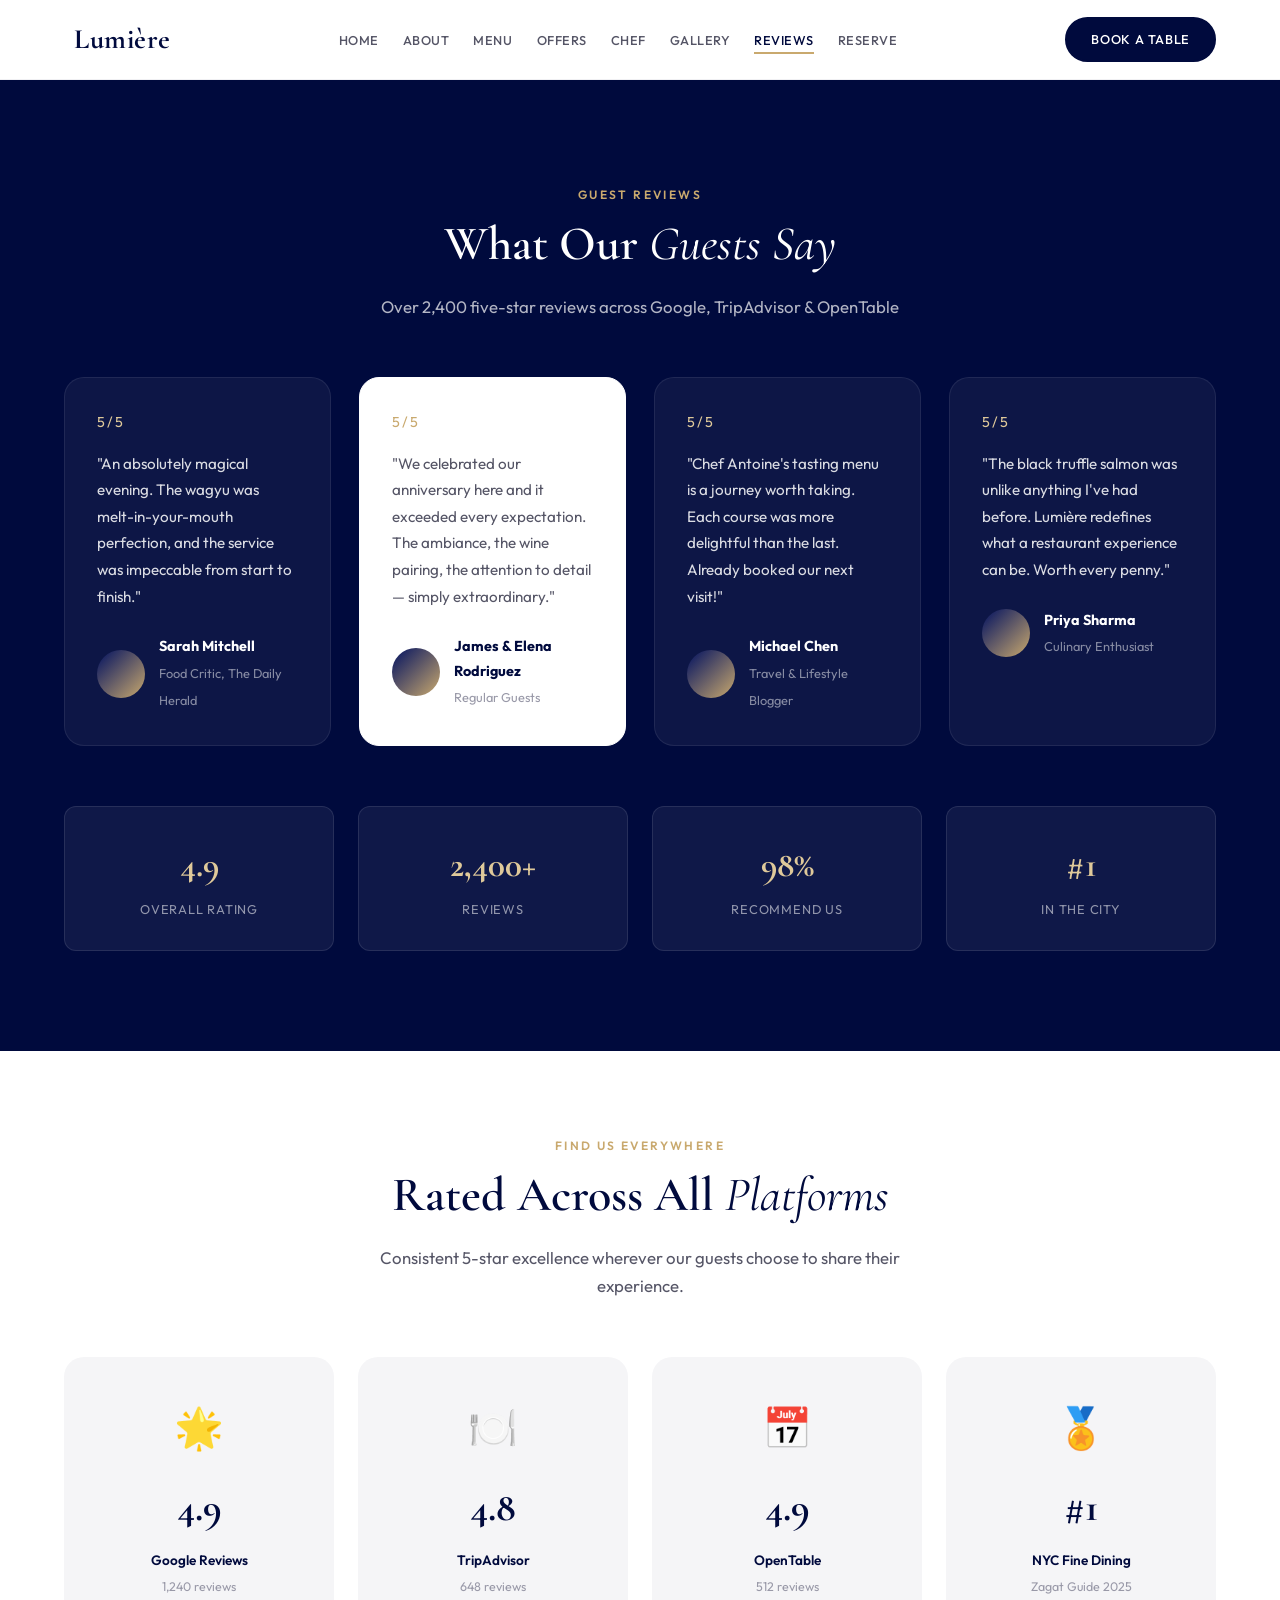
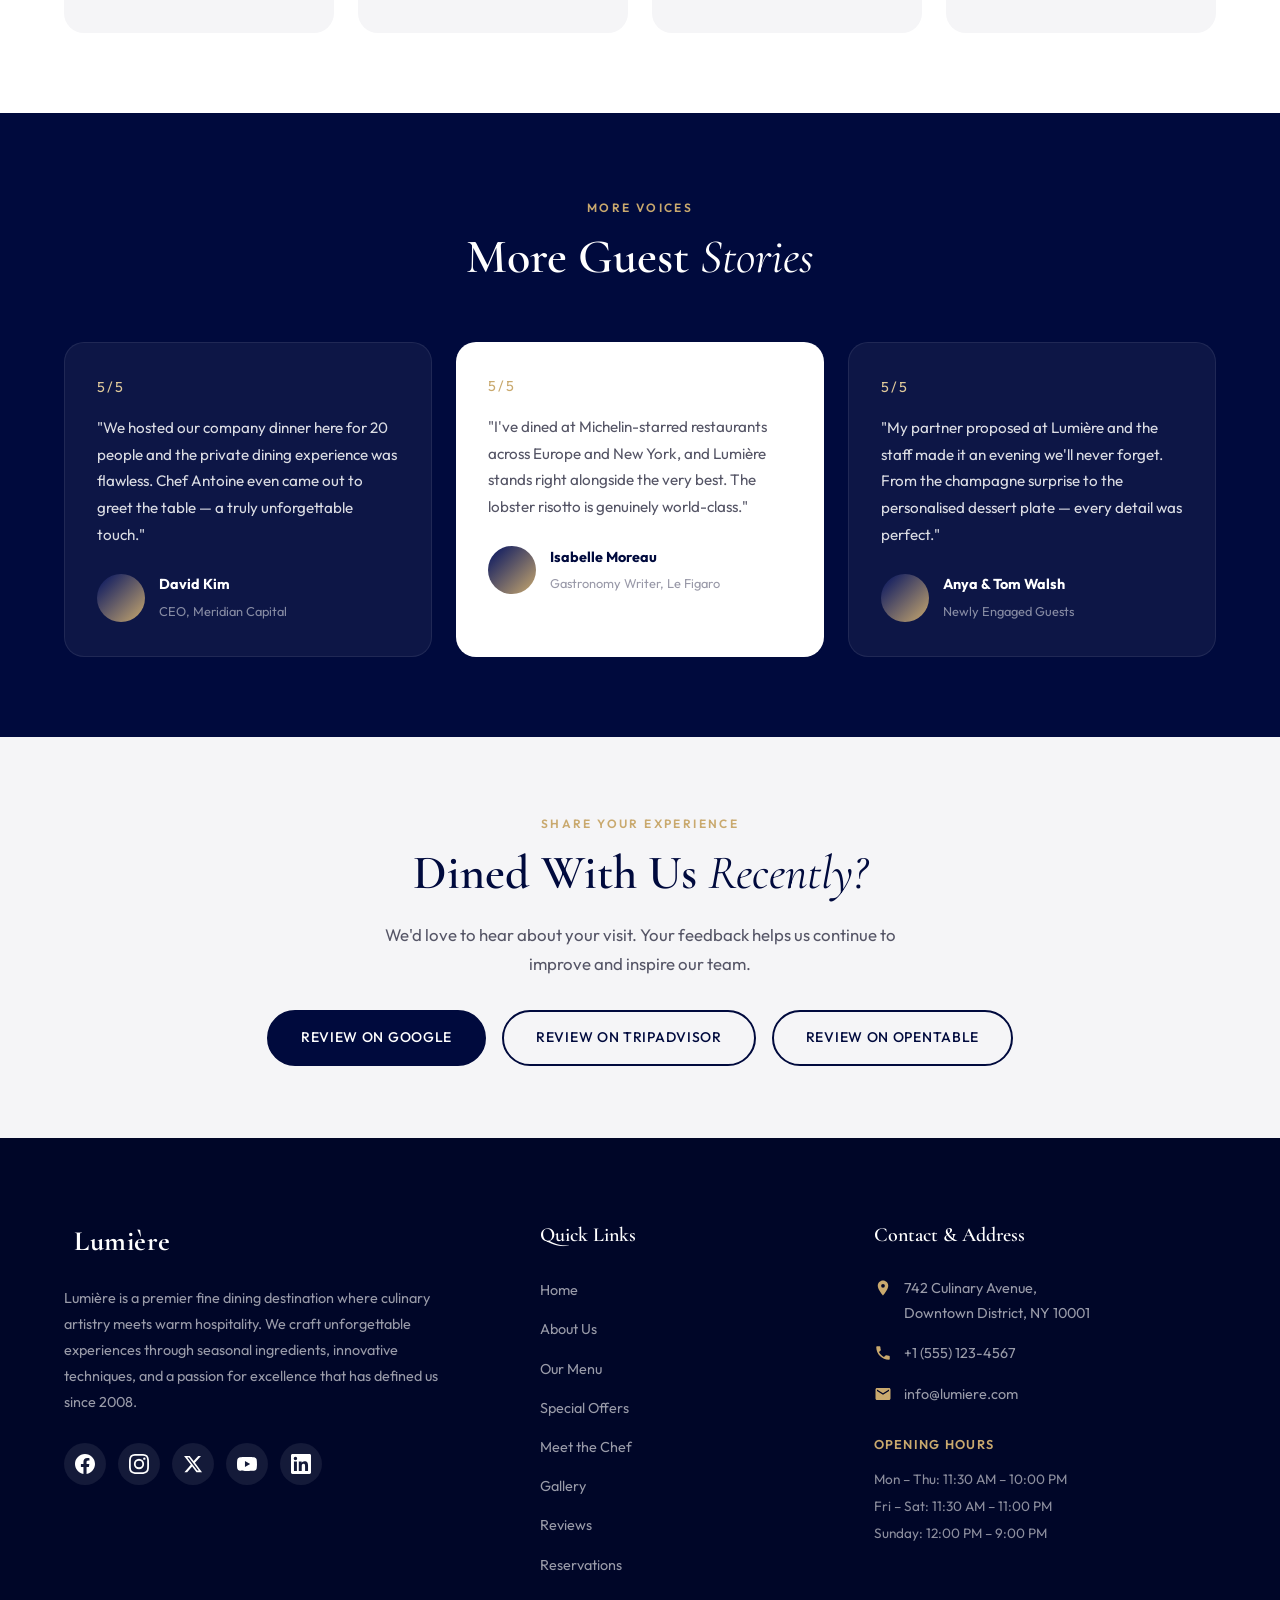
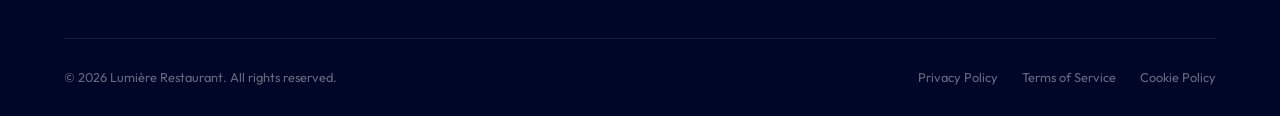
<file: reviews.html>
﻿<!DOCTYPE html>
<html lang="en">
<head>
  <meta charset="UTF-8">
  <meta name="viewport" content="width=device-width, initial-scale=1.0">
  <meta name="description" content="Guest reviews and testimonials for Lumière Restaurant.">
  <title>Lumière | Reviews</title>
  <link rel="stylesheet" href="css/base.css">
  <link rel="stylesheet" href="css/reviews.css">
  <link rel="preconnect" href="https://fonts.googleapis.com">
  <link rel="preconnect" href="https://fonts.gstatic.com" crossorigin>
  <link href="https://fonts.googleapis.com/css2?family=Cormorant+Garamond:ital,wght@0,400;0,600;0,700;1,400&family=Outfit:wght@300;400;500;600&display=swap" rel="stylesheet">
  <style>
    html { scroll-behavior: smooth; }
    @media (max-width: 768px) {
      .nav { display: none; flex-direction: column; position: absolute; top: var(--header-height); left: 0; right: 0; background: var(--white); padding: 20px 24px; border-bottom: 1px solid rgba(0,10,61,0.08); box-shadow: 0 8px 30px rgba(0,10,61,0.12); z-index: 999; }
      .nav.nav--open { display: flex; }
      .nav__list { flex-direction: column; gap: 12px; }
    }
    .testimonials__grid--4 { grid-template-columns: repeat(4,1fr); }
    @media (max-width: 1024px) { .testimonials__grid--4 { grid-template-columns: repeat(2,1fr); } }
    @media (max-width: 600px)  { .testimonials__grid--4 { grid-template-columns: 1fr; } }
    .reviews__subtitle { color: rgba(255,255,255,0.6); }
    .reviews__stats { display: grid; grid-template-columns: repeat(4,1fr); gap: 24px; margin-top: 60px; }
    .reviews__stat { text-align: center; padding: 28px 20px; border-radius: var(--radius); background: rgba(255,255,255,0.06); border: 1px solid rgba(255,255,255,0.1); }
    .reviews__stat-number { font-family: var(--font-display); font-size: 2.2rem; font-weight: 700; color: var(--gold-light); display: block; }
    .reviews__stat-label { font-size: 0.8rem; color: rgba(255,255,255,0.55); letter-spacing: 0.06em; text-transform: uppercase; }
    @media (max-width: 768px) { .reviews__stats { grid-template-columns: repeat(2,1fr); } }
  </style>
</head>
<body>

  <header class="header">
    <div class="container header__inner">
      <a href="index.html" class="logo"><span class="logo__icon"></span><span class="logo__text">Lumière</span></a>
      <nav class="nav" id="mainNav" aria-label="Main navigation">
        <ul class="nav__list">
          <li><a href="./index.html"       class="nav__link">Home</a></li>
          <li><a href="./about.html"       class="nav__link">About</a></li>
          <li><a href="./menu.html"        class="nav__link">Menu</a></li>
          <li><a href="./offers.html"      class="nav__link">Offers</a></li>
          <li><a href="./chef.html"        class="nav__link">Chef</a></li>
          <li><a href="./gallery.html"     class="nav__link">Gallery</a></li>
          <li><a href="./reviews.html"     class="nav__link nav__link--active">Reviews</a></li>
          <li><a href="./reservation.html" class="nav__link">Reserve</a></li>
        </ul>
      </nav>
      <a href="reservation.html" class="btn btn--primary btn--sm header__cta">Book a Table</a>
      <button class="menu-toggle" id="menuToggle" aria-label="Toggle menu" aria-expanded="false"><span></span><span></span><span></span></button>
    </div>
  </header>

  <main class="page-main">
    <section class="section testimonials" id="reviews">
      <div class="container">
        <div class="section__header section__header--center section__header--light">
          <span class="section__eyebrow">Guest Reviews</span>
          <h2 class="section__title">What Our <em>Guests Say</em></h2>
          <p class="section__subtitle reviews__subtitle">Over 2,400 five-star reviews across Google, TripAdvisor &amp; OpenTable</p>
        </div>
        <div class="testimonials__grid testimonials__grid--4">
          <article class="testimonial-card">
            <div class="testimonial-card__stars">5/5</div>
            <p class="testimonial-card__text">"An absolutely magical evening. The wagyu was melt-in-your-mouth perfection, and the service was impeccable from start to finish."</p>
            <div class="testimonial-card__author">
              <div class="testimonial-card__avatar"></div>
              <div><strong>Sarah Mitchell</strong><span>Food Critic, The Daily Herald</span></div>
            </div>
          </article>
          <article class="testimonial-card testimonial-card--featured">
            <div class="testimonial-card__stars">5/5</div>
            <p class="testimonial-card__text">"We celebrated our anniversary here and it exceeded every expectation. The ambiance, the wine pairing, the attention to detail — simply extraordinary."</p>
            <div class="testimonial-card__author">
              <div class="testimonial-card__avatar"></div>
              <div><strong>James &amp; Elena Rodriguez</strong><span>Regular Guests</span></div>
            </div>
          </article>
          <article class="testimonial-card">
            <div class="testimonial-card__stars">5/5</div>
            <p class="testimonial-card__text">"Chef Antoine's tasting menu is a journey worth taking. Each course was more delightful than the last. Already booked our next visit!"</p>
            <div class="testimonial-card__author">
              <div class="testimonial-card__avatar"></div>
              <div><strong>Michael Chen</strong><span>Travel &amp; Lifestyle Blogger</span></div>
            </div>
          </article>
          <article class="testimonial-card">
            <div class="testimonial-card__stars">5/5</div>
            <p class="testimonial-card__text">"The black truffle salmon was unlike anything I've had before. Lumière redefines what a restaurant experience can be. Worth every penny."</p>
            <div class="testimonial-card__author">
              <div class="testimonial-card__avatar"></div>
              <div><strong>Priya Sharma</strong><span>Culinary Enthusiast</span></div>
            </div>
          </article>
        </div>
        <div class="reviews__stats">
          <div class="reviews__stat"><span class="reviews__stat-number">4.9</span><span class="reviews__stat-label">Overall Rating</span></div>
          <div class="reviews__stat"><span class="reviews__stat-number">2,400+</span><span class="reviews__stat-label">Reviews</span></div>
          <div class="reviews__stat"><span class="reviews__stat-number">98%</span><span class="reviews__stat-label">Recommend Us</span></div>
          <div class="reviews__stat"><span class="reviews__stat-number">#1</span><span class="reviews__stat-label">In the City</span></div>
        </div>
      </div>
    </section>
  </main>

  <!-- Platform breakdown -->
  <section style="padding:80px 0;background:#fff;">
    <div class="container">
      <div class="section__header section__header--center">
        <span class="section__eyebrow">Find Us Everywhere</span>
        <h2 class="section__title">Rated Across All <em>Platforms</em></h2>
        <p class="section__subtitle">Consistent 5-star excellence wherever our guests choose to share their experience.</p>
      </div>
      <div style="display:grid;grid-template-columns:repeat(4,1fr);gap:24px;margin-top:48px;">
        <div style="text-align:center;padding:36px 24px;border-radius:var(--radius-lg);background:var(--gray-100);">
          <div style="font-size:2.5rem;margin-bottom:12px;">🌟</div>
          <div style="font-family:var(--font-display);font-size:2.5rem;font-weight:700;color:var(--navy);">4.9</div>
          <div style="font-size:0.85rem;font-weight:600;color:var(--navy);margin:8px 0 4px;">Google Reviews</div>
          <div style="font-size:0.78rem;color:var(--gray-400);">1,240 reviews</div>
        </div>
        <div style="text-align:center;padding:36px 24px;border-radius:var(--radius-lg);background:var(--gray-100);">
          <div style="font-size:2.5rem;margin-bottom:12px;">🍽️</div>
          <div style="font-family:var(--font-display);font-size:2.5rem;font-weight:700;color:var(--navy);">4.8</div>
          <div style="font-size:0.85rem;font-weight:600;color:var(--navy);margin:8px 0 4px;">TripAdvisor</div>
          <div style="font-size:0.78rem;color:var(--gray-400);">648 reviews</div>
        </div>
        <div style="text-align:center;padding:36px 24px;border-radius:var(--radius-lg);background:var(--gray-100);">
          <div style="font-size:2.5rem;margin-bottom:12px;">📅</div>
          <div style="font-family:var(--font-display);font-size:2.5rem;font-weight:700;color:var(--navy);">4.9</div>
          <div style="font-size:0.85rem;font-weight:600;color:var(--navy);margin:8px 0 4px;">OpenTable</div>
          <div style="font-size:0.78rem;color:var(--gray-400);">512 reviews</div>
        </div>
        <div style="text-align:center;padding:36px 24px;border-radius:var(--radius-lg);background:var(--gray-100);">
          <div style="font-size:2.5rem;margin-bottom:12px;">🏅</div>
          <div style="font-family:var(--font-display);font-size:2.5rem;font-weight:700;color:var(--navy);">#1</div>
          <div style="font-size:0.85rem;font-weight:600;color:var(--navy);margin:8px 0 4px;">NYC Fine Dining</div>
          <div style="font-size:0.78rem;color:var(--gray-400);">Zagat Guide 2025</div>
        </div>
      </div>
    </div>
  </section>

  <!-- More reviews row 2 -->
  <section style="padding:80px 0;background:var(--navy);color:#fff;">
    <div class="container">
      <div class="section__header section__header--center section__header--light">
        <span class="section__eyebrow">More Voices</span>
        <h2 class="section__title">More Guest <em>Stories</em></h2>
      </div>
      <div style="display:grid;grid-template-columns:repeat(3,1fr);gap:24px;margin-top:48px;">
        <div style="background:rgba(255,255,255,0.05);border:1px solid rgba(255,255,255,0.08);border-radius:var(--radius-lg);padding:32px;">
          <div style="color:var(--gold-light);font-size:0.9rem;letter-spacing:2px;margin-bottom:16px;">5/5</div>
          <p style="font-size:0.95rem;line-height:1.75;margin-bottom:24px;color:rgba(255,255,255,0.85);">"We hosted our company dinner here for 20 people and the private dining experience was flawless. Chef Antoine even came out to greet the table — a truly unforgettable touch."</p>
          <div style="display:flex;align-items:center;gap:14px;">
            <div style="width:48px;height:48px;border-radius:50%;background:linear-gradient(135deg,var(--navy-light),var(--gold));flex-shrink:0;"></div>
            <div><strong style="display:block;font-size:0.9rem;color:#fff;">David Kim</strong><span style="font-size:0.8rem;color:rgba(255,255,255,0.5);">CEO, Meridian Capital</span></div>
          </div>
        </div>
        <div style="background:#fff;color:var(--black);border-radius:var(--radius-lg);padding:32px;">
          <div style="color:var(--gold);font-size:0.9rem;letter-spacing:2px;margin-bottom:16px;">5/5</div>
          <p style="font-size:0.95rem;line-height:1.75;margin-bottom:24px;color:var(--gray-600);">"I've dined at Michelin-starred restaurants across Europe and New York, and Lumière stands right alongside the very best. The lobster risotto is genuinely world-class."</p>
          <div style="display:flex;align-items:center;gap:14px;">
            <div style="width:48px;height:48px;border-radius:50%;background:linear-gradient(135deg,var(--navy-light),var(--gold));flex-shrink:0;"></div>
            <div><strong style="display:block;font-size:0.9rem;color:var(--navy);">Isabelle Moreau</strong><span style="font-size:0.8rem;color:var(--gray-400);">Gastronomy Writer, Le Figaro</span></div>
          </div>
        </div>
        <div style="background:rgba(255,255,255,0.05);border:1px solid rgba(255,255,255,0.08);border-radius:var(--radius-lg);padding:32px;">
          <div style="color:var(--gold-light);font-size:0.9rem;letter-spacing:2px;margin-bottom:16px;">5/5</div>
          <p style="font-size:0.95rem;line-height:1.75;margin-bottom:24px;color:rgba(255,255,255,0.85);">"My partner proposed at Lumière and the staff made it an evening we'll never forget. From the champagne surprise to the personalised dessert plate — every detail was perfect."</p>
          <div style="display:flex;align-items:center;gap:14px;">
            <div style="width:48px;height:48px;border-radius:50%;background:linear-gradient(135deg,var(--navy-light),var(--gold));flex-shrink:0;"></div>
            <div><strong style="display:block;font-size:0.9rem;color:#fff;">Anya &amp; Tom Walsh</strong><span style="font-size:0.8rem;color:rgba(255,255,255,0.5);">Newly Engaged Guests</span></div>
          </div>
        </div>
      </div>
    </div>
  </section>

  <!-- Leave a review CTA -->
  <section style="padding:72px 0;background:var(--gray-100);text-align:center;">
    <div class="container">
      <span class="section__eyebrow">Share Your Experience</span>
      <h2 class="section__title">Dined With Us <em>Recently?</em></h2>
      <p class="section__subtitle" style="margin-bottom:32px;">We'd love to hear about your visit. Your feedback helps us continue to improve and inspire our team.</p>
      <div style="display:flex;justify-content:center;gap:16px;flex-wrap:wrap;">
        <a href="https://google.com" target="_blank" rel="noopener noreferrer" class="btn btn--primary">Review on Google</a>
        <a href="https://tripadvisor.com" target="_blank" rel="noopener noreferrer" class="btn btn--secondary">Review on TripAdvisor</a>
        <a href="https://opentable.com" target="_blank" rel="noopener noreferrer" class="btn btn--secondary">Review on OpenTable</a>
      </div>
    </div>
  </section>

  <footer class="footer">
    <div class="container">
      <div class="footer__grid">
        <div class="footer__brand">
          <a href="index.html" class="logo logo--footer"><span class="logo__icon"></span><span class="logo__text">Lumière</span></a>
          <p class="footer__description">Lumière is a premier fine dining destination where culinary artistry meets warm hospitality. We craft unforgettable experiences through seasonal ingredients, innovative techniques, and a passion for excellence that has defined us since 2008.</p>
          <div class="footer__social">
            <a href="https://facebook.com" class="footer__social-link" aria-label="Facebook" target="_blank" rel="noopener noreferrer"><svg viewBox="0 0 24 24" width="20" height="20" fill="currentColor"><path d="M24 12.073c0-6.627-5.373-12-12-12s-12 5.373-12 12c0 5.99 4.388 10.954 10.125 11.854v-8.385H7.078v-3.47h3.047V9.43c0-3.007 1.792-4.669 4.533-4.669 1.312 0 2.686.235 2.686.235v2.953H15.83c-1.491 0-1.956.925-1.956 1.874v2.25h3.328l-.532 3.47h-2.796v8.385C19.612 23.027 24 18.062 24 12.073z"/></svg></a>
            <a href="https://instagram.com" class="footer__social-link" aria-label="Instagram" target="_blank" rel="noopener noreferrer"><svg viewBox="0 0 24 24" width="20" height="20" fill="currentColor"><path d="M12 2.163c3.204 0 3.584.012 4.85.07 3.252.148 4.771 1.691 4.919 4.919.058 1.265.069 1.645.069 4.849 0 3.205-.012 3.584-.069 4.849-.149 3.225-1.664 4.771-4.919 4.919-1.266.058-1.644.07-4.85.07-3.204 0-3.584-.012-4.849-.07-3.26-.149-4.771-1.699-4.919-4.92-.058-1.265-.07-1.644-.07-4.849 0-3.204.013-3.583.07-4.849.149-3.227 1.664-4.771 4.919-4.919 1.266-.057 1.645-.069 4.849-.069zM12 0C8.741 0 8.333.014 7.053.072 2.695.272.273 2.69.073 7.052.014 8.333 0 8.741 0 12c0 3.259.014 3.668.072 4.948.2 4.358 2.618 6.78 6.98 6.98C8.333 23.986 8.741 24 12 24c3.259 0 3.668-.014 4.948-.072 4.354-.2 6.782-2.618 6.979-6.98.059-1.28.073-1.689.073-4.948 0-3.259-.014-3.667-.072-4.947-.196-4.354-2.617-6.78-6.979-6.98C15.668.014 15.259 0 12 0zm0 5.838a6.162 6.162 0 100 12.324 6.162 6.162 0 000-12.324zM12 16a4 4 0 110-8 4 4 0 010 8zm6.406-11.845a1.44 1.44 0 100 2.881 1.44 1.44 0 000-2.881z"/></svg></a>
            <a href="https://twitter.com" class="footer__social-link" aria-label="Twitter" target="_blank" rel="noopener noreferrer"><svg viewBox="0 0 24 24" width="20" height="20" fill="currentColor"><path d="M18.244 2.25h3.308l-7.227 8.26 8.502 11.24H16.17l-5.214-6.817L4.99 21.75H1.68l7.73-8.835L1.254 2.25H8.08l4.713 6.231zm-1.161 17.52h1.833L7.084 4.126H5.117z"/></svg></a>
            <a href="https://youtube.com" class="footer__social-link" aria-label="YouTube" target="_blank" rel="noopener noreferrer"><svg viewBox="0 0 24 24" width="20" height="20" fill="currentColor"><path d="M23.498 6.186a3.016 3.016 0 00-2.122-2.136C19.505 3.545 12 3.545 12 3.545s-7.505 0-9.377.505A3.017 3.017 0 00.502 6.186C0 8.07 0 12 0 12s0 3.93.502 5.814a3.016 3.016 0 002.122 2.136c1.871.505 9.376.505 9.376.505s7.505 0 9.377-.505a3.015 3.015 0 002.122-2.136C24 15.93 24 12 24 12s0-3.93-.502-5.814zM9.545 15.568V8.432L15.818 12l-6.273 3.568z"/></svg></a>
            <a href="https://linkedin.com" class="footer__social-link" aria-label="LinkedIn" target="_blank" rel="noopener noreferrer"><svg viewBox="0 0 24 24" width="20" height="20" fill="currentColor"><path d="M20.447 20.452h-3.554v-5.569c0-1.328-.027-3.037-1.852-3.037-1.853 0-2.136 1.445-2.136 2.939v5.667H9.351V9h3.414v1.561h.046c.477-.9 1.637-1.85 3.37-1.85 3.601 0 4.267 2.37 4.267 5.455v6.286zM5.337 7.433a2.062 2.062 0 01-2.063-2.065 2.064 2.064 0 114.127 0 2.063 2.063 0 01-2.064 2.065zm1.782 13.019H3.555V9h3.564v11.452zM22.225 0H1.771C.792 0 0 .774 0 1.729v20.542C0 23.227.792 24 1.771 24h20.451C23.2 24 24 23.227 24 22.271V1.729C24 .774 23.2 0 22.222 0h.003z"/></svg></a>
          </div>
        </div>
        <div class="footer__links"><h3 class="footer__heading">Quick Links</h3><ul class="footer__list"><li><a href="index.html">Home</a></li><li><a href="about.html">About Us</a></li><li><a href="menu.html">Our Menu</a></li><li><a href="offers.html">Special Offers</a></li><li><a href="chef.html">Meet the Chef</a></li><li><a href="gallery.html">Gallery</a></li><li><a href="reviews.html">Reviews</a></li><li><a href="reservation.html">Reservations</a></li></ul></div>
        <div class="footer__contact"><h3 class="footer__heading">Contact &amp; Address</h3><address class="footer__address"><div class="footer__address-item"><svg viewBox="0 0 24 24" width="18" height="18" fill="currentColor"><path d="M12 2C8.13 2 5 5.13 5 9c0 5.25 7 13 7 13s7-7.75 7-13c0-3.87-3.13-7-7-7zm0 9.5a2.5 2.5 0 010-5 2.5 2.5 0 010 5z"/></svg><span>742 Culinary Avenue,<br>Downtown District, NY 10001</span></div><div class="footer__address-item"><svg viewBox="0 0 24 24" width="18" height="18" fill="currentColor"><path d="M6.62 10.79c1.44 2.83 3.76 5.14 6.59 6.59l2.2-2.2c.27-.27.67-.36 1.02-.24 1.12.37 2.33.57 3.57.57.55 0 1 .45 1 1V20c0 .55-.45 1-1 1-9.39 0-17-7.61-17-17 0-.55.45-1 1-1h3.5c.55 0 1 .45 1 1 0 1.25.2 2.45.57 3.57.11.35.03.74-.25 1.02l-2.2 2.2z"/></svg><a href="tel:+15551234567">+1 (555) 123-4567</a></div><div class="footer__address-item"><svg viewBox="0 0 24 24" width="18" height="18" fill="currentColor"><path d="M20 4H4c-1.1 0-1.99.9-1.99 2L2 18c0 1.1.9 2 2 2h16c1.1 0 2-.9 2-2V6c0-1.1-.9-2-2-2zm0 4l-8 5-8-5V6l8 5 8-5v2z"/></svg><a href="mailto:info@lumiere.com">info@lumiere.com</a></div></address><div class="footer__hours"><h4>Opening Hours</h4><p>Mon – Thu: 11:30 AM – 10:00 PM</p><p>Fri – Sat: 11:30 AM – 11:00 PM</p><p>Sunday: 12:00 PM – 9:00 PM</p></div></div>
      </div>
      <div class="footer__bottom"><p>&copy; 2026 Lumière Restaurant. All rights reserved.</p><div class="footer__bottom-links"><a href="#">Privacy Policy</a><a href="#">Terms of Service</a><a href="#">Cookie Policy</a></div></div>
    </div>
  </footer>
  <script>
    var toggle = document.getElementById('menuToggle');
    var nav = document.getElementById('mainNav');
    toggle.addEventListener('click', function() { var open = nav.classList.toggle('nav--open'); toggle.setAttribute('aria-expanded', open); });
  </script>
</body>
</html>
</file>
<file: css/base.css>
/* ============================================
   LUMIÈRE — Shared Base Styles
   Colors: #000a3d | white | black
   ============================================ */

:root {
  --navy: #000a3d;
  --navy-light: #001060;
  --navy-dark: #000628;
  --white: #ffffff;
  --black: #000000;
  --gray-100: #f5f5f7;
  --gray-200: #e8e8ec;
  --gray-400: #9999a8;
  --gray-600: #555566;
  --gold: #c9a96e;
  --gold-light: #dfc99a;

  --font-display: 'Cormorant Garamond', Georgia, serif;
  --font-body: 'Outfit', system-ui, sans-serif;

  --header-height: 80px;
  --transition: 0.3s cubic-bezier(0.4, 0, 0.2, 1);
  --shadow-sm: 0 2px 8px rgba(0, 10, 61, 0.08);
  --shadow-md: 0 8px 30px rgba(0, 10, 61, 0.12);
  --shadow-lg: 0 20px 60px rgba(0, 10, 61, 0.18);
  --radius: 12px;
  --radius-lg: 20px;
}

*,
*::before,
*::after {
  margin: 0;
  padding: 0;
  box-sizing: border-box;
}

html {
  scroll-behavior: smooth;
}

body {
  font-family: var(--font-body);
  font-weight: 400;
  font-size: 16px;
  line-height: 1.7;
  color: var(--black);
  background-color: var(--white);
  -webkit-font-smoothing: antialiased;
  overflow-x: hidden;
}

img {
  max-width: 100%;
  display: block;
}

a {
  text-decoration: none;
  color: inherit;
  transition: color var(--transition);
}

ul {
  list-style: none;
}

address {
  font-style: normal;
}

button,
input,
select,
textarea {
  font-family: inherit;
  font-size: inherit;
}

.container {
  width: 100%;
  max-width: 1200px;
  margin: 0 auto;
  padding: 0 24px;
}

.page-main {
  padding-top: var(--header-height);
}

/* Typography */
.section__eyebrow {
  display: inline-block;
  font-size: 0.75rem;
  font-weight: 600;
  letter-spacing: 0.2em;
  text-transform: uppercase;
  color: var(--gold);
  margin-bottom: 12px;
}

.section__title {
  font-family: var(--font-display);
  font-size: clamp(2rem, 4vw, 3rem);
  font-weight: 600;
  line-height: 1.15;
  color: var(--navy);
  margin-bottom: 20px;
}

.section__title em {
  font-style: italic;
  font-weight: 400;
}

.section__subtitle {
  font-size: 1.05rem;
  color: var(--gray-600);
  max-width: 560px;
  margin: 0 auto;
}

.section__text {
  color: var(--gray-600);
  margin-bottom: 16px;
  max-width: 540px;
}

.section__header {
  margin-bottom: 56px;
}

.section__header--center {
  text-align: center;
}

.section__header--light .section__title {
  color: var(--white);
}

.section__header--light .section__subtitle {
  color: rgba(255, 255, 255, 0.7);
}

.section__cta {
  text-align: center;
  margin-top: 48px;
}

.section {
  padding: 100px 0;
}

/* Buttons */
.btn {
  display: inline-flex;
  align-items: center;
  justify-content: center;
  gap: 8px;
  padding: 14px 32px;
  font-size: 0.875rem;
  font-weight: 500;
  letter-spacing: 0.05em;
  text-transform: uppercase;
  border: 2px solid transparent;
  border-radius: 50px;
  cursor: pointer;
  transition: all var(--transition);
  white-space: nowrap;
}

.btn--primary {
  background-color: var(--navy);
  color: var(--white);
  border-color: var(--navy);
}

.btn--primary:hover {
  background-color: var(--navy-light);
  border-color: var(--navy-light);
  transform: translateY(-2px);
  box-shadow: var(--shadow-md);
}

.btn--secondary {
  background-color: transparent;
  color: var(--navy);
  border-color: var(--navy);
}

.btn--secondary:hover {
  background-color: var(--navy);
  color: var(--white);
  transform: translateY(-2px);
}

.btn--outline {
  background-color: transparent;
  color: var(--white);
  border-color: rgba(255, 255, 255, 0.5);
}

.btn--outline:hover {
  background-color: var(--white);
  color: var(--navy);
  border-color: var(--white);
}

.btn--outline-light {
  background-color: transparent;
  color: var(--white);
  border-color: rgba(255, 255, 255, 0.4);
}

.btn--outline-light:hover {
  background-color: var(--white);
  color: var(--navy);
  border-color: var(--white);
}

.btn--sm {
  padding: 10px 24px;
  font-size: 0.8rem;
}

.btn--full {
  width: 100%;
}

/* Header */
.header {
  position: fixed;
  top: 0;
  left: 0;
  right: 0;
  z-index: 1000;
  height: var(--header-height);
  background-color: rgba(255, 255, 255, 0.95);
  backdrop-filter: blur(12px);
  border-bottom: 1px solid rgba(0, 10, 61, 0.06);
}

.header__inner {
  display: flex;
  align-items: center;
  justify-content: space-between;
  height: 100%;
}

.logo {
  display: flex;
  align-items: center;
  gap: 10px;
  font-family: var(--font-display);
  font-size: 1.75rem;
  font-weight: 700;
  color: var(--navy);
  letter-spacing: 0.02em;
}

.logo__icon {
  color: var(--gold);
  font-size: 1.2rem;
}

.nav__list {
  display: flex;
  align-items: center;
  gap: 24px;
  flex-wrap: wrap;
}

.nav__link {
  font-size: 0.8rem;
  font-weight: 500;
  letter-spacing: 0.04em;
  text-transform: uppercase;
  color: var(--gray-600);
  position: relative;
  padding: 4px 0;
}

.nav__link::after {
  content: '';
  position: absolute;
  bottom: -2px;
  left: 0;
  width: 0;
  height: 2px;
  background-color: var(--gold);
  transition: width var(--transition);
}

.nav__link:hover,
.nav__link--active {
  color: var(--navy);
}

.nav__link:hover::after,
.nav__link--active::after {
  width: 100%;
}

.menu-toggle {
  display: none;
  flex-direction: column;
  gap: 5px;
  background: none;
  border: none;
  cursor: pointer;
  padding: 4px;
}

.menu-toggle span {
  display: block;
  width: 24px;
  height: 2px;
  background-color: var(--navy);
}

/* Footer */
.footer {
  background-color: var(--navy-dark);
  color: rgba(255, 255, 255, 0.75);
  padding-top: 80px;
}

.footer__grid {
  display: grid;
  grid-template-columns: 1.5fr 1fr 1.2fr;
  gap: 48px;
  padding-bottom: 60px;
  border-bottom: 1px solid rgba(255, 255, 255, 0.08);
}

.logo--footer {
  color: var(--white);
  margin-bottom: 20px;
}

.footer__description {
  font-size: 0.9rem;
  line-height: 1.8;
  color: rgba(255, 255, 255, 0.6);
  margin-bottom: 28px;
  max-width: 380px;
}

.footer__social {
  display: flex;
  gap: 12px;
}

.footer__social-link {
  display: flex;
  align-items: center;
  justify-content: center;
  width: 42px;
  height: 42px;
  border-radius: 50%;
  background: rgba(255, 255, 255, 0.08);
  color: var(--white);
  transition: all var(--transition);
}

.footer__social-link:hover {
  background: var(--gold);
  color: var(--navy);
  transform: translateY(-3px);
}

.footer__heading {
  font-family: var(--font-display);
  font-size: 1.25rem;
  font-weight: 600;
  color: var(--white);
  margin-bottom: 24px;
}

.footer__list {
  display: flex;
  flex-direction: column;
  gap: 12px;
}

.footer__list a {
  font-size: 0.9rem;
  color: rgba(255, 255, 255, 0.6);
  transition: all var(--transition);
  display: inline-block;
}

.footer__list a:hover {
  color: var(--gold-light);
  transform: translateX(4px);
}

.footer__address {
  display: flex;
  flex-direction: column;
  gap: 16px;
  margin-bottom: 28px;
}

.footer__address-item {
  display: flex;
  align-items: flex-start;
  gap: 12px;
  font-size: 0.9rem;
  color: rgba(255, 255, 255, 0.6);
}

.footer__address-item svg {
  flex-shrink: 0;
  margin-top: 3px;
  color: var(--gold);
}

.footer__address-item a:hover {
  color: var(--gold-light);
}

.footer__hours h4 {
  font-size: 0.8rem;
  font-weight: 600;
  letter-spacing: 0.1em;
  text-transform: uppercase;
  color: var(--gold);
  margin-bottom: 12px;
}

.footer__hours p {
  font-size: 0.85rem;
  color: rgba(255, 255, 255, 0.55);
  margin-bottom: 4px;
}

.footer__bottom {
  display: flex;
  align-items: center;
  justify-content: space-between;
  padding: 28px 0;
  font-size: 0.8rem;
  color: rgba(255, 255, 255, 0.4);
}

.footer__bottom-links {
  display: flex;
  gap: 24px;
}

.footer__bottom-links a:hover {
  color: var(--gold-light);
}

/* Base responsive */
@media (max-width: 1024px) {
  .footer__grid {
    grid-template-columns: 1fr 1fr;
  }

  .footer__brand {
    grid-column: span 2;
  }
}

@media (max-width: 768px) {
  .section {
    padding: 72px 0;
  }

  .nav {
    display: none;
  }

  .header__cta {
    display: none;
  }

  .menu-toggle {
    display: flex;
  }

  .footer__grid {
    grid-template-columns: 1fr;
  }

  .footer__brand {
    grid-column: span 1;
  }

  .footer__bottom {
    flex-direction: column;
    gap: 16px;
    text-align: center;
  }
}
</file>
<file: css/about.css>
/* Section 2 — About */
.about {
  background-color: var(--gray-100);
}

.about__grid {
  display: grid;
  grid-template-columns: 1fr 1fr;
  gap: 80px;
  align-items: center;
}

.about__images {
  position: relative;
}

.about__img {
  border-radius: var(--radius-lg);
  background-size: cover;
  background-position: center;
}

.about__img--main {
  width: 85%;
  height: 420px;
  background-image: url('https://images.unsplash.com/photo-1517248135467-4c7edcad34c4?w=800&q=80');
  box-shadow: var(--shadow-lg);
}

.about__img--secondary {
  position: absolute;
  bottom: -30px;
  right: 0;
  width: 55%;
  height: 240px;
  background-image: url('https://images.unsplash.com/photo-1559337352-11d035aa65de?w=600&q=80');
  border: 6px solid var(--white);
  box-shadow: var(--shadow-md);
}

.about__badge {
  position: absolute;
  top: 30px;
  right: 10%;
  background-color: var(--navy);
  color: var(--white);
  width: 120px;
  height: 120px;
  border-radius: 50%;
  display: flex;
  flex-direction: column;
  align-items: center;
  justify-content: center;
  text-align: center;
  box-shadow: var(--shadow-md);
}

.about__badge-number {
  font-family: var(--font-display);
  font-size: 2.5rem;
  font-weight: 700;
  line-height: 1;
  color: var(--gold-light);
}

.about__badge-text {
  font-size: 0.65rem;
  letter-spacing: 0.05em;
  text-transform: uppercase;
  line-height: 1.3;
  margin-top: 4px;
}

.about__features {
  margin: 32px 0;
  display: flex;
  flex-direction: column;
  gap: 20px;
}

.about__features li {
  display: flex;
  gap: 16px;
  align-items: flex-start;
}

.about__feature-icon {
  color: var(--gold);
  font-size: 0.6rem;
  margin-top: 8px;
}

.about__features strong {
  display: block;
  color: var(--navy);
  font-weight: 600;
  margin-bottom: 2px;
}

.about__features p {
  font-size: 0.875rem;
  color: var(--gray-600);
}

@media (max-width: 1024px) {
  .about__grid {
    grid-template-columns: 1fr;
    gap: 48px;
  }

  .about__images {
    max-width: 500px;
    margin: 0 auto;
  }
}

@media (max-width: 480px) {
  .about__img--main {
    width: 100%;
    height: 300px;
  }

  .about__img--secondary {
    width: 70%;
    height: 180px;
  }

  .about__badge {
    width: 90px;
    height: 90px;
    right: 0;
  }

  .about__badge-number {
    font-size: 1.8rem;
  }
}
</file>
<file: css/chef.css>
/* Section 5 — Chef */
.chef__grid {
  display: grid;
  grid-template-columns: 1fr 1fr;
  gap: 80px;
  align-items: center;
}

.chef__quote {
  font-family: var(--font-display);
  font-size: 1.25rem;
  font-style: italic;
  color: var(--navy);
  border-left: 3px solid var(--gold);
  padding-left: 24px;
  margin: 28px 0;
  line-height: 1.6;
}

.chef__credentials {
  display: flex;
  flex-direction: column;
  gap: 12px;
}

.chef__credential {
  display: flex;
  align-items: center;
  gap: 12px;
  font-size: 0.9rem;
  color: var(--gray-600);
}

.chef__credential-icon {
  color: var(--gold);
}

.chef__image-wrap {
  position: relative;
}

.chef__image {
  width: 100%;
  height: 520px;
  border-radius: var(--radius-lg);
  background: url('https://images.unsplash.com/photo-1577219491135-ce391730fb2c?w=800&q=80') center/cover no-repeat;
  box-shadow: var(--shadow-lg);
}

.chef__experience {
  position: absolute;
  bottom: -20px;
  left: -20px;
  background-color: var(--navy);
  color: var(--white);
  padding: 28px 32px;
  border-radius: var(--radius);
  text-align: center;
  box-shadow: var(--shadow-md);
}

.chef__experience-number {
  display: block;
  font-family: var(--font-display);
  font-size: 2.5rem;
  font-weight: 700;
  color: var(--gold-light);
  line-height: 1;
}

.chef__experience-label {
  font-size: 0.7rem;
  letter-spacing: 0.08em;
  text-transform: uppercase;
  margin-top: 4px;
  line-height: 1.3;
}

@media (max-width: 1024px) {
  .chef__grid {
    grid-template-columns: 1fr;
    gap: 48px;
  }

  .chef__image-wrap {
    order: -1;
    max-width: 500px;
    margin: 0 auto;
  }
}

@media (max-width: 480px) {
  .chef__image {
    height: 360px;
  }
}
</file>
<file: css/gallery.css>
/* Section 6 — Gallery */
.gallery {
  background-color: var(--gray-100);
}

.gallery__grid {
  display: grid;
  grid-template-columns: repeat(4, 1fr);
  grid-template-rows: repeat(2, 220px);
  gap: 16px;
}

.gallery__item {
  border-radius: var(--radius);
  background-size: cover;
  background-position: center;
  overflow: hidden;
  transition: transform var(--transition);
  cursor: pointer;
}

.gallery__item:hover {
  transform: scale(1.03);
}

.gallery__item--large {
  grid-row: span 2;
  background-image: url('https://images.unsplash.com/photo-1600891964593-f0a4a0a8b0a0?w=600&q=80');
}

.gallery__item:nth-child(2) { background-image: url('https://images.unsplash.com/photo-1551218808-94e220e084d2?w=600&q=80'); }
.gallery__item:nth-child(3) { background-image: url('https://images.unsplash.com/photo-1559337352-11d035aa65de?w=600&q=80'); }
.gallery__item:nth-child(4) { background-image: url('https://images.unsplash.com/photo-1550966841-3ee67a55-460?w=600&q=80'); }
.gallery__item--wide {
  grid-column: span 2;
  background-image: url('https://images.unsplash.com/photo-1555396273-367ea4eb4db5?w=800&q=80');
}

@media (max-width: 768px) {
  .gallery__grid {
    grid-template-columns: 1fr 1fr;
    grid-template-rows: auto;
  }

  .gallery__item--large {
    grid-row: span 1;
  }

  .gallery__item--wide {
    grid-column: span 2;
  }
}

@media (max-width: 480px) {
  .gallery__grid {
    grid-template-columns: 1fr;
  }

  .gallery__item--wide {
    grid-column: span 1;
  }
}
</file>
<file: css/menu.css>
/* Section 3 — Menu */
.menu__grid {
  display: grid;
  grid-template-columns: repeat(4, 1fr);
  gap: 24px;
}

.menu-card {
  background: var(--white);
  border-radius: var(--radius-lg);
  overflow: hidden;
  box-shadow: var(--shadow-sm);
  transition: transform var(--transition), box-shadow var(--transition);
  position: relative;
}

.menu-card:hover {
  transform: translateY(-8px);
  box-shadow: var(--shadow-lg);
}

.menu-card--featured {
  border: 2px solid var(--gold);
}

.menu-card__badge {
  position: absolute;
  top: 16px;
  left: 16px;
  z-index: 2;
  background-color: var(--gold);
  color: var(--navy);
  font-size: 0.7rem;
  font-weight: 600;
  letter-spacing: 0.08em;
  text-transform: uppercase;
  padding: 6px 14px;
  border-radius: 50px;
}

.menu-card__image {
  height: 200px;
  background-size: cover;
  background-position: center;
}

.menu-card__image--1 { background-image: url('https://images.unsplash.com/photo-1547592166-23ac45744acd?w=600&q=80'); }
.menu-card__image--2 { background-image: url('https://images.unsplash.com/photo-1546833999-b9f581a1996d?w=600&q=80'); }
.menu-card__image--3 { background-image: url('https://images.unsplash.com/photo-1565299624946-b28f40a0ae38?w=600&q=80'); }
.menu-card__image--4 { background-image: url('https://images.unsplash.com/photo-1624353365286-3d8f62a077f9?w=600&q=80'); }

.menu-card__body {
  padding: 24px;
}

.menu-card__meta {
  display: flex;
  justify-content: space-between;
  align-items: center;
  margin-bottom: 10px;
}

.menu-card__tag {
  font-size: 0.7rem;
  font-weight: 600;
  letter-spacing: 0.1em;
  text-transform: uppercase;
  color: var(--gold);
}

.menu-card__price {
  font-family: var(--font-display);
  font-size: 1.25rem;
  font-weight: 700;
  color: var(--navy);
}

.menu-card__title {
  font-family: var(--font-display);
  font-size: 1.3rem;
  font-weight: 600;
  color: var(--navy);
  margin-bottom: 8px;
}

.menu-card__desc {
  font-size: 0.875rem;
  color: var(--gray-600);
  line-height: 1.6;
}

@media (max-width: 1024px) {
  .menu__grid {
    grid-template-columns: repeat(2, 1fr);
  }
}

@media (max-width: 768px) {
  .menu__grid {
    grid-template-columns: 1fr;
  }
}
</file>
<file: css/offers.css>
/* Section 4 — Special Offers */
.offers {
  background-color: var(--navy);
  color: var(--white);
}

.offers__grid {
  display: grid;
  grid-template-columns: repeat(3, 1fr);
  gap: 28px;
}

.offer-card {
  background: rgba(255, 255, 255, 0.05);
  border: 1px solid rgba(255, 255, 255, 0.1);
  border-radius: var(--radius-lg);
  padding: 36px 28px;
  display: flex;
  flex-direction: column;
  transition: transform var(--transition), background var(--transition);
}

.offer-card:hover {
  transform: translateY(-6px);
  background: rgba(255, 255, 255, 0.08);
}

.offer-card--highlight {
  background: var(--white);
  color: var(--navy);
  border-color: var(--white);
}

.offer-card--highlight .offer-card__desc {
  color: var(--gray-600);
}

.offer-card--highlight .offer-card__valid {
  color: var(--gray-400);
}

.offer-card__discount {
  font-family: var(--font-display);
  font-size: 1.5rem;
  font-weight: 700;
  color: var(--gold-light);
  margin-bottom: 16px;
}

.offer-card--highlight .offer-card__discount {
  color: var(--gold);
}

.offer-card__title {
  font-family: var(--font-display);
  font-size: 1.5rem;
  font-weight: 600;
  margin-bottom: 12px;
}

.offer-card__desc {
  font-size: 0.9rem;
  color: rgba(255, 255, 255, 0.7);
  line-height: 1.7;
  flex: 1;
  margin-bottom: 16px;
}

.offer-card__valid {
  font-size: 0.75rem;
  color: rgba(255, 255, 255, 0.45);
  margin-bottom: 24px;
}

.offer-card .btn {
  align-self: flex-start;
}

@media (max-width: 768px) {
  .offers__grid {
    grid-template-columns: 1fr;
  }
}
</file>
<file: css/reservation.css>
/* Section 8 — Reservation */
.reservation__inner {
  display: grid;
  grid-template-columns: 1fr 1fr;
  gap: 64px;
  align-items: start;
  background-color: var(--gray-100);
  border-radius: var(--radius-lg);
  padding: 56px;
}

.reservation__contact {
  display: flex;
  flex-direction: column;
  gap: 20px;
  margin-top: 32px;
}

.reservation__contact-item {
  display: flex;
  flex-direction: column;
  gap: 4px;
}

.reservation__contact-label {
  font-size: 0.75rem;
  font-weight: 600;
  letter-spacing: 0.1em;
  text-transform: uppercase;
  color: var(--gold);
}

.reservation__contact-item a {
  font-family: var(--font-display);
  font-size: 1.25rem;
  color: var(--navy);
  font-weight: 600;
}

.reservation__contact-item a:hover {
  color: var(--gold);
}

.reservation__form {
  background: var(--white);
  padding: 36px;
  border-radius: var(--radius);
  box-shadow: var(--shadow-sm);
}

.form-group {
  margin-bottom: 20px;
}

.form-group label {
  display: block;
  font-size: 0.8rem;
  font-weight: 500;
  letter-spacing: 0.04em;
  text-transform: uppercase;
  color: var(--navy);
  margin-bottom: 8px;
}

.form-group input,
.form-group select,
.form-group textarea {
  width: 100%;
  padding: 12px 16px;
  border: 1px solid var(--gray-200);
  border-radius: 8px;
  background-color: var(--white);
  color: var(--black);
  transition: border-color var(--transition), box-shadow var(--transition);
  outline: none;
}

.form-group input:focus,
.form-group select:focus,
.form-group textarea:focus {
  border-color: var(--navy);
  box-shadow: 0 0 0 3px rgba(0, 10, 61, 0.08);
}

.form-group textarea {
  resize: vertical;
  min-height: 80px;
}

.form-row {
  display: grid;
  grid-template-columns: 1fr 1fr;
  gap: 16px;
}

@media (max-width: 1024px) {
  .reservation__inner {
    grid-template-columns: 1fr;
    padding: 40px;
  }
}

@media (max-width: 768px) {
  .form-row {
    grid-template-columns: 1fr;
  }
}
</file>
<file: css/reviews.css>
/* Section 7 — Reviews / Testimonials */
.testimonials {
  background-color: var(--navy);
  color: var(--white);
}

.testimonials__grid {
  display: grid;
  grid-template-columns: repeat(3, 1fr);
  gap: 28px;
}

.testimonial-card {
  background: rgba(255, 255, 255, 0.05);
  border: 1px solid rgba(255, 255, 255, 0.08);
  border-radius: var(--radius-lg);
  padding: 32px;
  transition: transform var(--transition);
}

.testimonial-card:hover {
  transform: translateY(-4px);
}

.testimonial-card--featured {
  background: var(--white);
  color: var(--black);
  border-color: var(--white);
}

.testimonial-card__stars {
  color: var(--gold-light);
  font-size: 0.9rem;
  letter-spacing: 2px;
  margin-bottom: 16px;
}

.testimonial-card--featured .testimonial-card__stars {
  color: var(--gold);
}

.testimonial-card__text {
  font-size: 0.95rem;
  line-height: 1.75;
  margin-bottom: 24px;
  color: rgba(255, 255, 255, 0.85);
}

.testimonial-card--featured .testimonial-card__text {
  color: var(--gray-600);
}

.testimonial-card__author {
  display: flex;
  align-items: center;
  gap: 14px;
}

.testimonial-card__avatar {
  width: 48px;
  height: 48px;
  border-radius: 50%;
  background: linear-gradient(135deg, var(--navy-light), var(--gold));
  flex-shrink: 0;
}

.testimonial-card__author strong {
  display: block;
  font-size: 0.9rem;
  color: var(--white);
}

.testimonial-card--featured .testimonial-card__author strong {
  color: var(--navy);
}

.testimonial-card__author span {
  font-size: 0.8rem;
  color: rgba(255, 255, 255, 0.5);
}

.testimonial-card--featured .testimonial-card__author span {
  color: var(--gray-400);
}

@media (max-width: 768px) {
  .testimonials__grid {
    grid-template-columns: 1fr;
  }
}
</file>
